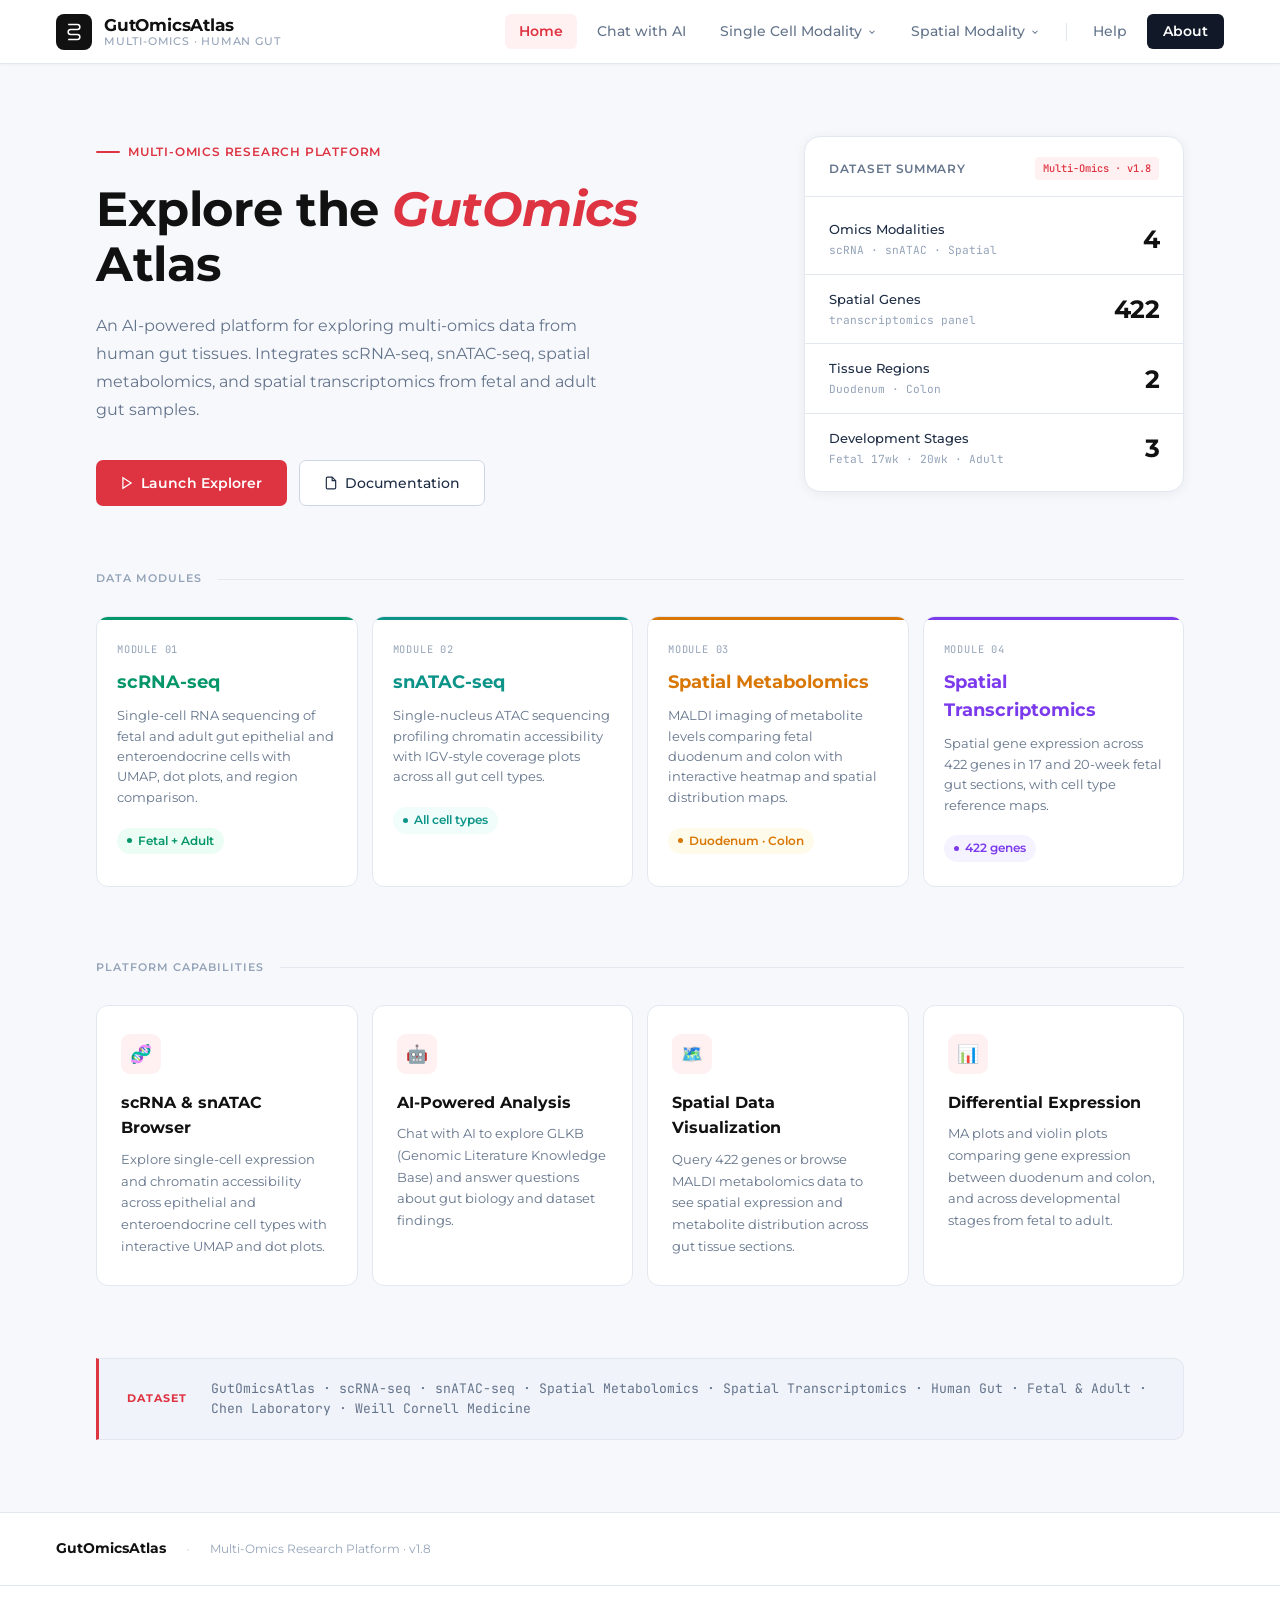
<file: index.html>
<!DOCTYPE html>
<html lang="en">
<head>
<meta charset="UTF-8">
<meta name="viewport" content="width=device-width, initial-scale=1.0">
<title>Home · GutOmicsAtlas</title>
<link href="https://fonts.googleapis.com/css2?family=Montserrat:wght@300;400;500;600;700&family=JetBrains+Mono:wght@400;500&display=swap" rel="stylesheet">
<link rel="stylesheet" href="css/styles.css">
</head>
<body>

<!-- HEADER -->
<header>
  <a class="logo" href="index.html">
    <div class="logo-mark">
      <svg viewBox="0 0 24 24"><path d="M5 3h11a3 3 0 010 6H8a3 3 0 000 6h8a3 3 0 010 6H5"/></svg>
    </div>
    <div class="logo-label">
      <span class="logo-title">GutOmicsAtlas</span>
      <span class="logo-sub">Multi-Omics · Human Gut</span>
    </div>
  </a>

  <nav>
    <a href="index.html" class="active">Home</a>
    <a href="chat.html">Chat with AI</a>
    <div class="nav-dd">
      <span class="nav-dd-trigger">Single Cell Modality <svg class="nav-dd-chevron" width="10" height="10" viewBox="0 0 24 24" fill="none" stroke="currentColor" stroke-width="2.5"><polyline points="6 9 12 15 18 9"/></svg></span>
      <div class="nav-dd-menu">
        <a href="scrna.html#scrna">scRNA</a>
        <a href="scrna.html#snatac">snATAC</a>
      </div>
    </div>
    <div class="nav-dd">
      <span class="nav-dd-trigger">Spatial Modality <svg class="nav-dd-chevron" width="10" height="10" viewBox="0 0 24 24" fill="none" stroke="currentColor" stroke-width="2.5"><polyline points="6 9 12 15 18 9"/></svg></span>
      <div class="nav-dd-menu">
        <a href="spatial-metabolomics.html#metabolomics">Spatial Metabolomics</a>
        <a href="spatial-metabolomics.html#transcriptomics">Spatial Transcriptomics</a>
      </div>
    </div>
    <div class="nav-divider"></div>
    <a href="help.html">Help</a>
    <a href="about.html" class="btn-nav">About</a>
  </nav>
</header>

<!-- HERO -->
<div class="hero">
  <div>
    <div class="hero-eyebrow"><span class="eyebrow-line"></span>Multi-Omics Research Platform</div>
    <h1>Explore the <em>GutOmics</em><br>Atlas</h1>
    <p class="hero-desc">
      An AI-powered platform for exploring multi-omics data from human gut tissues. Integrates scRNA-seq, snATAC-seq, spatial metabolomics, and spatial transcriptomics from fetal and adult gut samples.
    </p>
    <div class="hero-actions">
      <a href="chat.html" class="btn-primary">
        <svg width="14" height="14" fill="none" stroke="currentColor" stroke-width="2.2" viewBox="0 0 24 24"><polygon points="5 3 19 12 5 21 5 3"/></svg>
        Launch Explorer
      </a>
      <a href="help.html" class="btn-outline">
        <svg width="14" height="14" fill="none" stroke="currentColor" stroke-width="2" viewBox="0 0 24 24"><path d="M14 2H6a2 2 0 0 0-2 2v16a2 2 0 0 0 2 2h12a2 2 0 0 0 2-2V8z"/><polyline points="14 2 14 8 20 8"/></svg>
        Documentation
      </a>
    </div>
  </div>

  <div class="stats-panel">
    <div class="stats-header">
      <span class="stats-header-title">Dataset Summary</span>
      <span class="stats-header-tag">Multi-Omics · v1.8</span>
    </div>
    <div class="stats-body">
      <div class="stat-row">
        <div class="stat-left">
          <span class="stat-label">Omics Modalities</span>
          <span class="stat-hint">scRNA · snATAC · Spatial</span>
        </div>
        <span class="stat-num">4</span>
      </div>
      <div class="stat-row">
        <div class="stat-left">
          <span class="stat-label">Spatial Genes</span>
          <span class="stat-hint">transcriptomics panel</span>
        </div>
        <span class="stat-num">422</span>
      </div>
      <div class="stat-row">
        <div class="stat-left">
          <span class="stat-label">Tissue Regions</span>
          <span class="stat-hint">Duodenum · Colon</span>
        </div>
        <span class="stat-num">2</span>
      </div>
      <div class="stat-row">
        <div class="stat-left">
          <span class="stat-label">Development Stages</span>
          <span class="stat-hint">Fetal 17wk · 20wk · Adult</span>
        </div>
        <span class="stat-num">3</span>
      </div>
    </div>
  </div>
</div>

<!-- DATA MODULES -->
<div class="section">
  <div class="section-head">
    <span class="section-tag">Data Modules</span>
    <div class="section-rule"></div>
  </div>
  <div class="stages-grid">
    <div class="stage-card c-green">
      <div class="stage-index">MODULE 01</div>
      <div class="stage-title">scRNA-seq</div>
      <div class="stage-desc">Single-cell RNA sequencing of fetal and adult gut epithelial and enteroendocrine cells with UMAP, dot plots, and region comparison.</div>
      <span class="stage-pill"><span class="pill-dot"></span>Fetal + Adult</span>
    </div>
    <div class="stage-card c-teal">
      <div class="stage-index">MODULE 02</div>
      <div class="stage-title">snATAC-seq</div>
      <div class="stage-desc">Single-nucleus ATAC sequencing profiling chromatin accessibility with IGV-style coverage plots across all gut cell types.</div>
      <span class="stage-pill"><span class="pill-dot"></span>All cell types</span>
    </div>
    <div class="stage-card c-amber">
      <div class="stage-index">MODULE 03</div>
      <div class="stage-title">Spatial Metabolomics</div>
      <div class="stage-desc">MALDI imaging of metabolite levels comparing fetal duodenum and colon with interactive heatmap and spatial distribution maps.</div>
      <span class="stage-pill"><span class="pill-dot"></span>Duodenum · Colon</span>
    </div>
    <div class="stage-card c-purple">
      <div class="stage-index">MODULE 04</div>
      <div class="stage-title">Spatial Transcriptomics</div>
      <div class="stage-desc">Spatial gene expression across 422 genes in 17 and 20-week fetal gut sections, with cell type reference maps.</div>
      <span class="stage-pill"><span class="pill-dot"></span>422 genes</span>
    </div>
  </div>
</div>

<!-- PLATFORM CAPABILITIES -->
<div class="section">
  <div class="section-head">
    <span class="section-tag">Platform Capabilities</span>
    <div class="section-rule"></div>
  </div>
  <div class="features-grid">
    <div class="feat-card">
      <div class="feat-icon">🧬</div>
      <div class="feat-title">scRNA &amp; snATAC Browser</div>
      <div class="feat-desc">Explore single-cell expression and chromatin accessibility across epithelial and enteroendocrine cell types with interactive UMAP and dot plots.</div>
    </div>
    <div class="feat-card">
      <div class="feat-icon">🤖</div>
      <div class="feat-title">AI-Powered Analysis</div>
      <div class="feat-desc">Chat with AI to explore GLKB (Genomic Literature Knowledge Base) and answer questions about gut biology and dataset findings.</div>
    </div>
    <div class="feat-card">
      <div class="feat-icon">🗺️</div>
      <div class="feat-title">Spatial Data Visualization</div>
      <div class="feat-desc">Query 422 genes or browse MALDI metabolomics data to see spatial expression and metabolite distribution across gut tissue sections.</div>
    </div>
    <div class="feat-card">
      <div class="feat-icon">📊</div>
      <div class="feat-title">Differential Expression</div>
      <div class="feat-desc">MA plots and violin plots comparing gene expression between duodenum and colon, and across developmental stages from fetal to adult.</div>
    </div>
  </div>
</div>

<!-- CITATION -->
<div class="citation-box">
  <div class="citation-inner">
    <span class="citation-label">Dataset</span>
    <span class="citation-text">GutOmicsAtlas · scRNA-seq · snATAC-seq · Spatial Metabolomics · Spatial Transcriptomics · Human Gut · Fetal &amp; Adult · Chen Laboratory · Weill Cornell Medicine</span>
  </div>
</div>

<!-- FOOTER -->
<footer>
  <div class="footer-left">
    <span class="footer-logo">GutOmicsAtlas</span>
    <span class="footer-sep">·</span>
    <span class="footer-text">Multi-Omics Research Platform · v1.8</span>
  </div>
</footer>
<div class="footer-copyright">Copyright &copy; Chen lab at Weill Cornell Medicine 2024 All rights reserved.</div>

<!-- Browser modal -->
<div id="bModal" class="bmodal-overlay" onclick="if(event.target===this)closeBModal()">
  <div class="bmodal-box">
    <div class="bmodal-bar">
      <span class="bmodal-bar-title" id="bModalTitle"></span>
      <button class="bmodal-close" onclick="closeBModal()"><svg width="14" height="14" fill="none" stroke="currentColor" stroke-width="2.5" viewBox="0 0 24 24"><path d="M18 6 6 18M6 6l12 12"/></svg></button>
    </div>
    <iframe id="bModalFrame" class="bmodal-frame" src=""></iframe>
  </div>
</div>
<script>
function openBModal(src,title){document.getElementById('bModalTitle').textContent=title;document.getElementById('bModalFrame').src=src;document.getElementById('bModal').classList.add('open');document.body.style.overflow='hidden';}
function closeBModal(){document.getElementById('bModal').classList.remove('open');document.getElementById('bModalFrame').src='';document.body.style.overflow='';}
document.addEventListener('keydown',function(e){if(e.key==='Escape')closeBModal();});
</script>
</body>
</html>
</file>
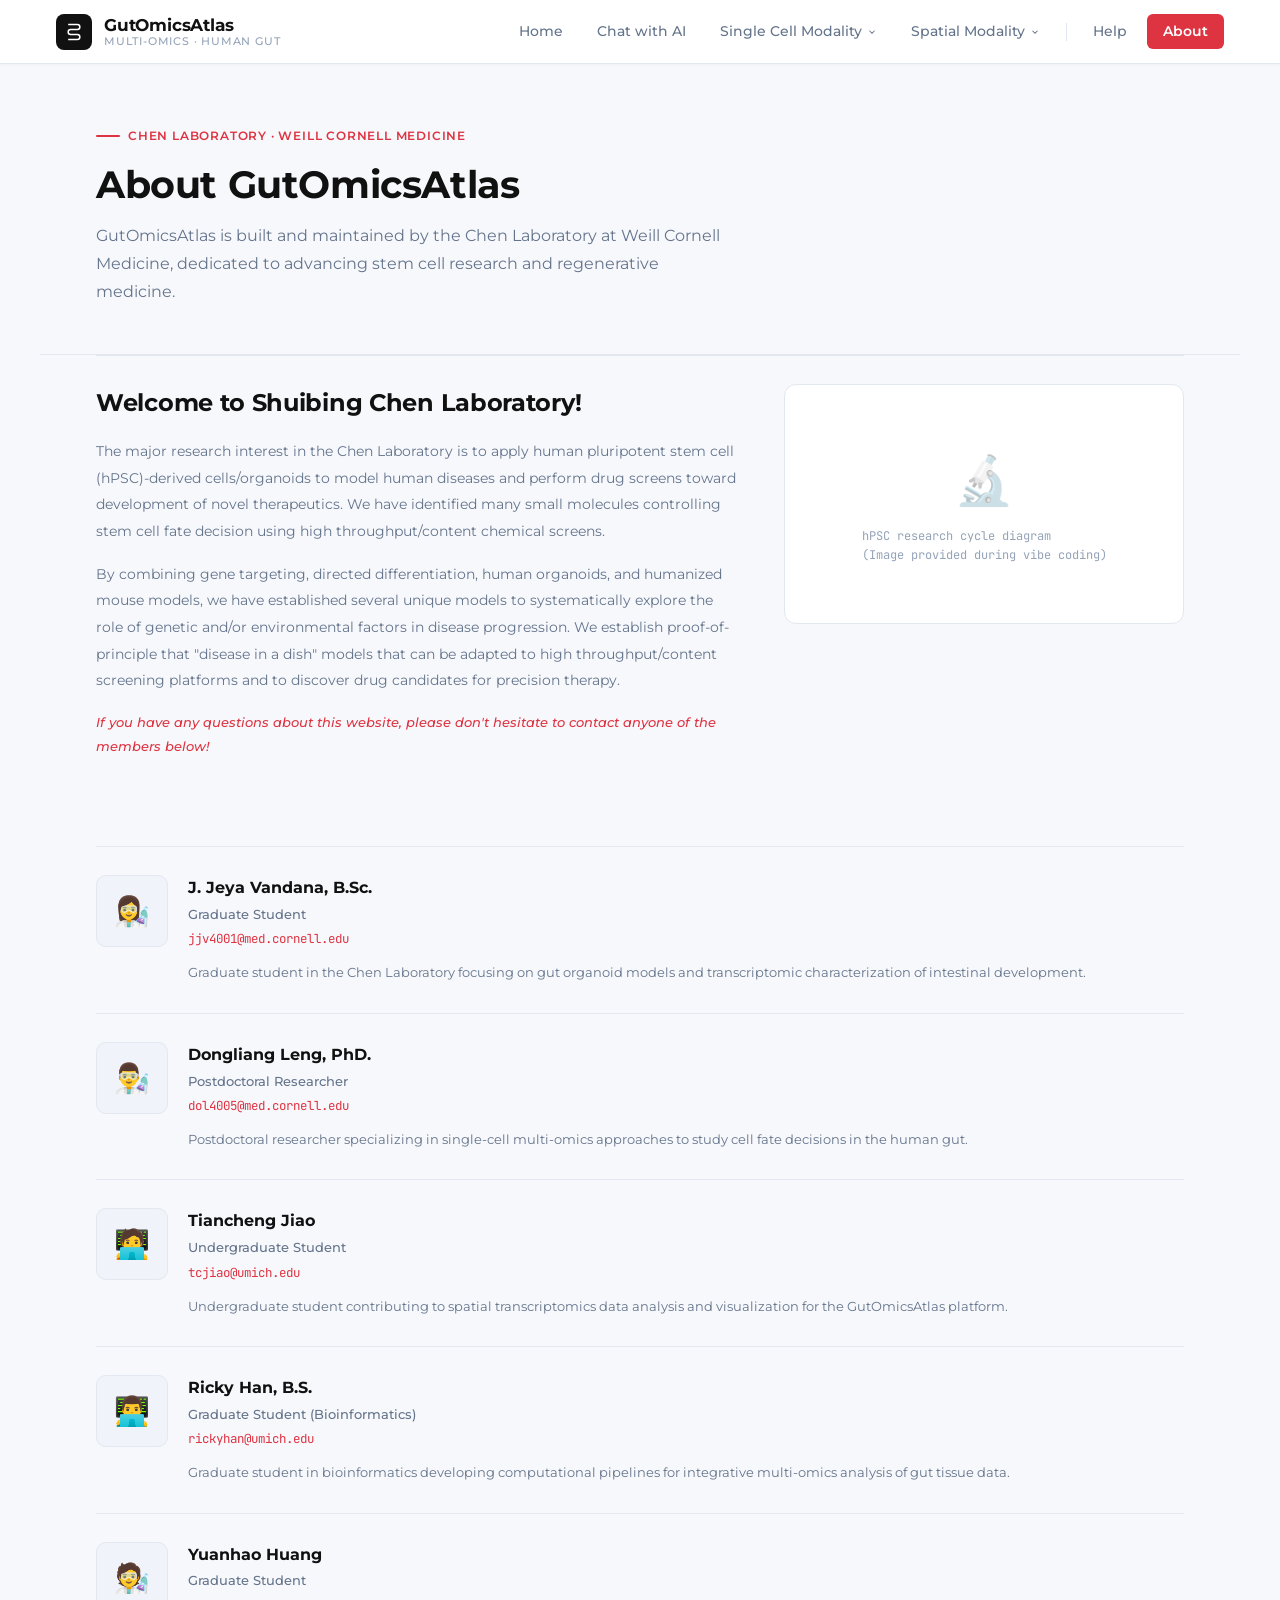
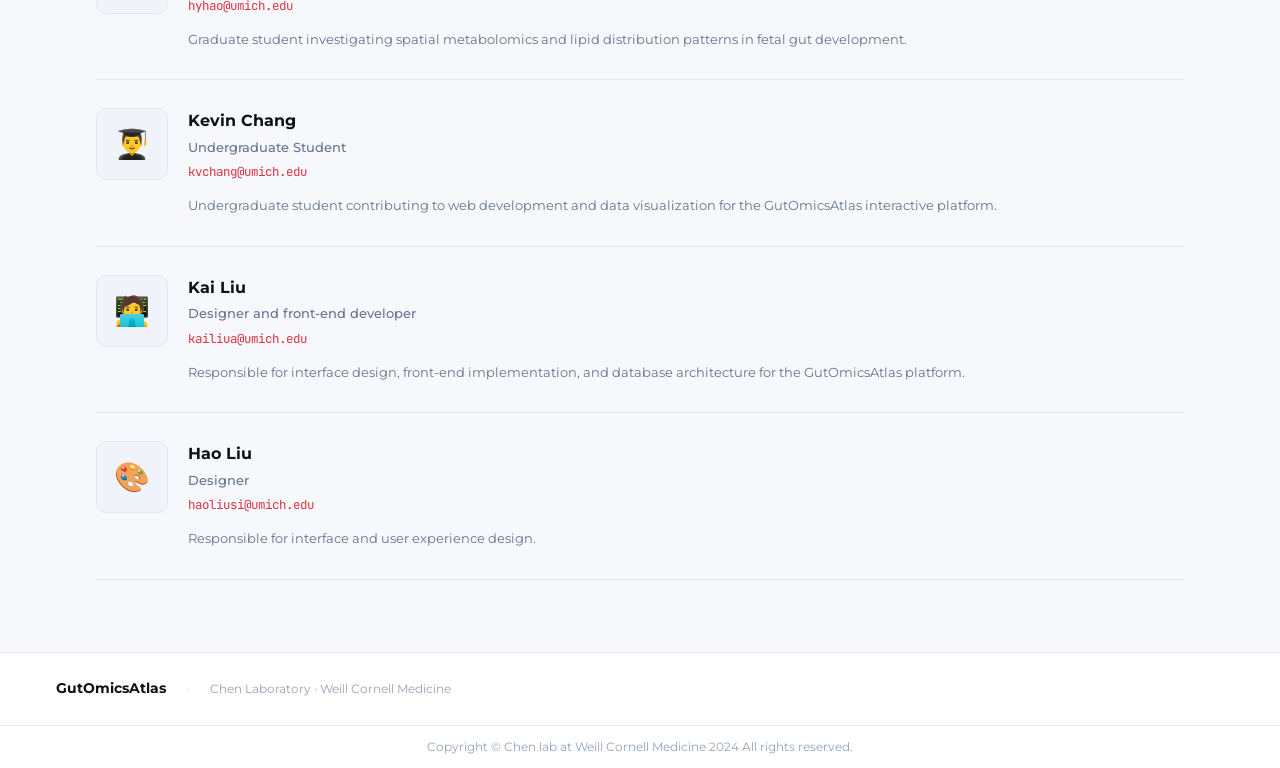
<file: about.html>
<!DOCTYPE html>
<html lang="en">
<head>
<meta charset="UTF-8">
<meta name="viewport" content="width=device-width, initial-scale=1.0">
<title>About · GutOmicsAtlas</title>
<link href="https://fonts.googleapis.com/css2?family=Montserrat:wght@300;400;500;600;700&family=JetBrains+Mono:wght@400;500&display=swap" rel="stylesheet">
<link rel="stylesheet" href="css/styles.css">
</head>
<body>

<!-- HEADER -->
<header>
  <a class="logo" href="index.html">
    <div class="logo-mark">
      <svg viewBox="0 0 24 24"><path d="M5 3h11a3 3 0 010 6H8a3 3 0 000 6h8a3 3 0 010 6H5"/></svg>
    </div>
    <div class="logo-label">
      <span class="logo-title">GutOmicsAtlas</span>
      <span class="logo-sub">Multi-Omics · Human Gut</span>
    </div>
  </a>
  <nav>
    <a href="index.html">Home</a>
    <a href="chat.html">Chat with AI</a>
    <div class="nav-dd">
      <span class="nav-dd-trigger">Single Cell Modality <svg class="nav-dd-chevron" width="10" height="10" viewBox="0 0 24 24" fill="none" stroke="currentColor" stroke-width="2.5"><polyline points="6 9 12 15 18 9"/></svg></span>
      <div class="nav-dd-menu">
        <a href="scrna.html#scrna">scRNA</a>
        <a href="scrna.html#snatac">snATAC</a>
      </div>
    </div>
    <div class="nav-dd">
      <span class="nav-dd-trigger">Spatial Modality <svg class="nav-dd-chevron" width="10" height="10" viewBox="0 0 24 24" fill="none" stroke="currentColor" stroke-width="2.5"><polyline points="6 9 12 15 18 9"/></svg></span>
      <div class="nav-dd-menu">
        <a href="spatial-metabolomics.html#metabolomics">Spatial Metabolomics</a>
        <a href="spatial-metabolomics.html#transcriptomics">Spatial Transcriptomics</a>
      </div>
    </div>
    <div class="nav-divider"></div>
    <a href="help.html">Help</a>
    <a href="about.html" class="btn-nav active">About</a>
  </nav>
</header>

<!-- PAGE HERO -->
<div class="page-hero">
  <div class="page-eyebrow"><span class="eyebrow-line"></span>Chen Laboratory · Weill Cornell Medicine</div>
  <h1 class="page-h1">About GutOmicsAtlas</h1>
  <p class="page-desc">GutOmicsAtlas is built and maintained by the Chen Laboratory at Weill Cornell Medicine, dedicated to advancing stem cell research and regenerative medicine.</p>
</div>

<!-- LAB INTRODUCTION -->
<div class="section">
  <div class="section-head">
    <div class="section-rule"></div>
  </div>

  <div class="lab-intro-grid">
    <div class="lab-intro-text">
      <h2>Welcome to Shuibing Chen Laboratory!</h2>
      <p>The major research interest in the Chen Laboratory is to apply human pluripotent stem cell (hPSC)-derived cells/organoids to model human diseases and perform drug screens toward development of novel therapeutics. We have identified many small molecules controlling stem cell fate decision using high throughput/content chemical screens.</p>
      <p>By combining gene targeting, directed differentiation, human organoids, and humanized mouse models, we have established several unique models to systematically explore the role of genetic and/or environmental factors in disease progression. We establish proof-of-principle that "disease in a dish" models that can be adapted to high throughput/content screening platforms and to discover drug candidates for precision therapy.</p>
      <p class="note">If you have any questions about this website, please don't hesitate to contact anyone of the members below!</p>
    </div>

    <div class="lab-image-card">
      <div class="lab-image-placeholder">
        <div class="lab-image-placeholder-icon">🔬</div>
        <div class="lab-image-placeholder-text">hPSC research cycle diagram<br>(Image provided during vibe coding)</div>
      </div>
    </div>
  </div>
</div>

<!-- TEAM MEMBERS -->
<div class="section" style="padding-top:0;" id="contact">

  <div class="team-list">

    <div class="team-member">
      <div class="member-photo">👩‍🔬</div>
      <div class="member-info">
        <div class="member-name">J. Jeya Vandana, B.Sc.</div>
        <div class="member-title">Graduate Student</div>
        <a href="mailto:jjv4001@med.cornell.edu" class="member-email">jjv4001@med.cornell.edu</a>
        <div class="member-bio">Graduate student in the Chen Laboratory focusing on gut organoid models and transcriptomic characterization of intestinal development.</div>
      </div>
    </div>

    <div class="team-member">
      <div class="member-photo">👨‍🔬</div>
      <div class="member-info">
        <div class="member-name">Dongliang Leng, PhD.</div>
        <div class="member-title">Postdoctoral Researcher</div>
        <a href="mailto:dol4005@med.cornell.edu" class="member-email">dol4005@med.cornell.edu</a>
        <div class="member-bio">Postdoctoral researcher specializing in single-cell multi-omics approaches to study cell fate decisions in the human gut.</div>
      </div>
    </div>

    <div class="team-member">
      <div class="member-photo">🧑‍💻</div>
      <div class="member-info">
        <div class="member-name">Tiancheng Jiao</div>
        <div class="member-title">Undergraduate Student</div>
        <a href="mailto:tcjiao@umich.edu" class="member-email">tcjiao@umich.edu</a>
        <div class="member-bio">Undergraduate student contributing to spatial transcriptomics data analysis and visualization for the GutOmicsAtlas platform.</div>
      </div>
    </div>

    <div class="team-member">
      <div class="member-photo">👨‍💻</div>
      <div class="member-info">
        <div class="member-name">Ricky Han, B.S.</div>
        <div class="member-title">Graduate Student (Bioinformatics)</div>
        <a href="mailto:rickyhan@umich.edu" class="member-email">rickyhan@umich.edu</a>
        <div class="member-bio">Graduate student in bioinformatics developing computational pipelines for integrative multi-omics analysis of gut tissue data.</div>
      </div>
    </div>

    <div class="team-member">
      <div class="member-photo">🧑‍🔬</div>
      <div class="member-info">
        <div class="member-name">Yuanhao Huang</div>
        <div class="member-title">Graduate Student</div>
        <a href="mailto:hyhao@umich.edu" class="member-email">hyhao@umich.edu</a>
        <div class="member-bio">Graduate student investigating spatial metabolomics and lipid distribution patterns in fetal gut development.</div>
      </div>
    </div>

    <div class="team-member">
      <div class="member-photo">👨‍🎓</div>
      <div class="member-info">
        <div class="member-name">Kevin Chang</div>
        <div class="member-title">Undergraduate Student</div>
        <a href="mailto:kvchang@umich.edu" class="member-email">kvchang@umich.edu</a>
        <div class="member-bio">Undergraduate student contributing to web development and data visualization for the GutOmicsAtlas interactive platform.</div>
      </div>
    </div>

    <div class="team-member">
      <div class="member-photo">🧑‍💻</div>
      <div class="member-info">
        <div class="member-name">Kai Liu</div>
        <div class="member-title">Designer and front-end developer</div>
        <a href="mailto:kailiua@umich.edu" class="member-email">kailiua@umich.edu</a>
        <div class="member-bio">Responsible for interface design, front-end implementation, and database architecture for the GutOmicsAtlas platform.</div>
      </div>
    </div>

    <div class="team-member">
      <div class="member-photo">🎨</div>
      <div class="member-info">
        <div class="member-name">Hao Liu</div>
        <div class="member-title">Designer</div>
        <a href="mailto:haoliusi@umich.edu" class="member-email">haoliusi@umich.edu</a>
        <div class="member-bio">Responsible for interface and user experience design.</div>
      </div>
    </div>

  </div>
</div>

<!-- FOOTER -->
<footer>
  <div class="footer-left">
    <span class="footer-logo">GutOmicsAtlas</span>
    <span class="footer-sep">·</span>
    <span class="footer-text">Chen Laboratory · Weill Cornell Medicine</span>
  </div>
</footer>
<div class="footer-copyright">Copyright &copy; Chen lab at Weill Cornell Medicine 2024 All rights reserved.</div>

<!-- Browser modal -->
<div id="bModal" class="bmodal-overlay" onclick="if(event.target===this)closeBModal()">
  <div class="bmodal-box">
    <div class="bmodal-bar">
      <span class="bmodal-bar-title" id="bModalTitle"></span>
      <button class="bmodal-close" onclick="closeBModal()"><svg width="14" height="14" fill="none" stroke="currentColor" stroke-width="2.5" viewBox="0 0 24 24"><path d="M18 6 6 18M6 6l12 12"/></svg></button>
    </div>
    <iframe id="bModalFrame" class="bmodal-frame" src=""></iframe>
  </div>
</div>
<script>
function openBModal(src,title){document.getElementById('bModalTitle').textContent=title;document.getElementById('bModalFrame').src=src;document.getElementById('bModal').classList.add('open');document.body.style.overflow='hidden';}
function closeBModal(){document.getElementById('bModal').classList.remove('open');document.getElementById('bModalFrame').src='';document.body.style.overflow='';}
document.addEventListener('keydown',function(e){if(e.key==='Escape')closeBModal();});
</script>
</body>
</html>
</file>
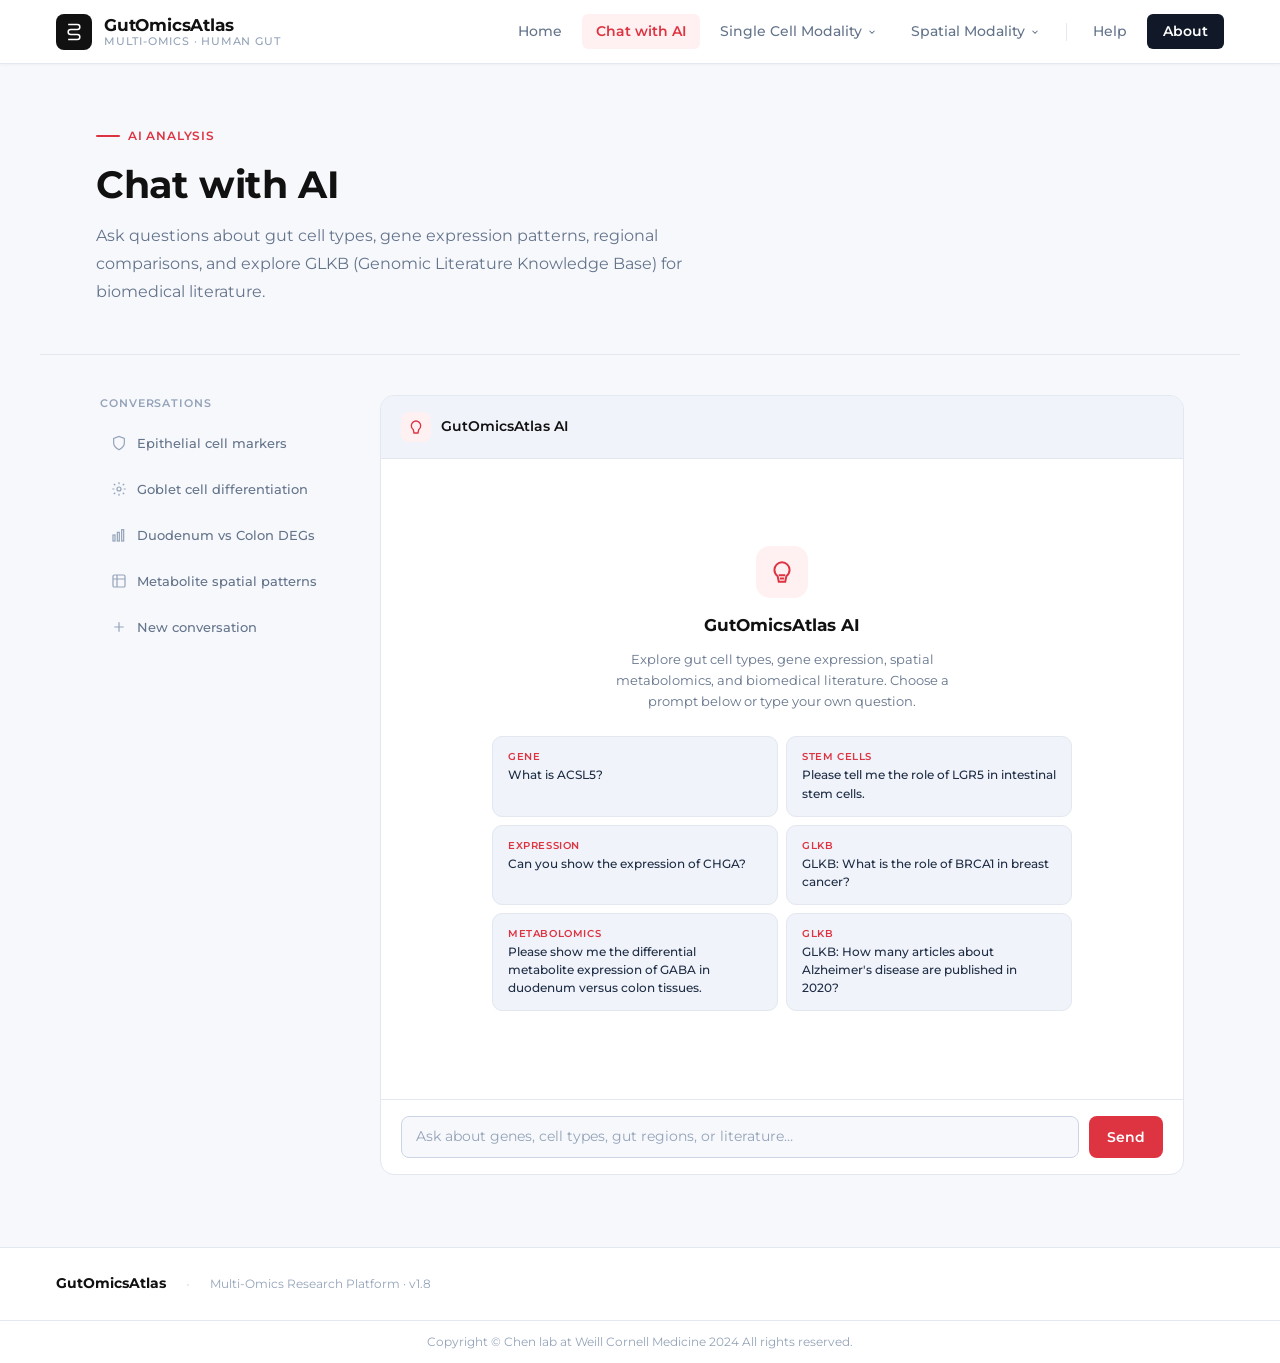
<file: chat.html>
<!DOCTYPE html>
<html lang="en">
<head>
<meta charset="UTF-8">
<meta name="viewport" content="width=device-width, initial-scale=1.0">
<title>Chat with AI · GutOmicsAtlas</title>
<link href="https://fonts.googleapis.com/css2?family=Montserrat:wght@300;400;500;600;700&family=JetBrains+Mono:wght@400;500&display=swap" rel="stylesheet">
<link rel="stylesheet" href="css/styles.css">
<style>
  /* ── CHAT LAYOUT ── */
  .chat-wrap {
    max-width: 1200px;
    margin: 0 auto;
    padding: 40px 56px 72px;
    display: grid;
    grid-template-columns: 260px 1fr;
    gap: 24px;
    align-items: start;
  }

  .chat-sidebar {
    display: flex;
    flex-direction: column;
    gap: 8px;
    position: sticky;
    top: 84px;
  }

  .sidebar-label {
    font-size: .68rem;
    font-weight: 600;
    letter-spacing: .9px;
    text-transform: uppercase;
    color: var(--light);
    padding: 0 4px;
    margin-bottom: 4px;
    font-family: 'Montserrat', sans-serif;
  }

  .sidebar-btn {
    display: flex;
    align-items: center;
    gap: 10px;
    padding: 10px 14px;
    border-radius: 8px;
    font-size: .84rem;
    font-weight: 500;
    color: var(--muted);
    background: transparent;
    border: 1px solid transparent;
    cursor: pointer;
    text-align: left;
    transition: all .15s;
    font-family: 'Montserrat', sans-serif;
  }
  .sidebar-btn:hover { background: var(--surface); border-color: var(--border); color: var(--text); }
  .sidebar-btn.active { background: var(--accent-light); border-color: var(--accent-border); color: var(--accent); font-weight: 600; }

  /* Sidebar icons – no emoji, use SVG */
  .sb-icon { width: 16px; height: 16px; color: var(--light); flex-shrink: 0; }
  .sidebar-btn.active .sb-icon { color: var(--accent); }

  .chat-window {
    background: var(--surface);
    border: 1px solid var(--border);
    border-radius: 14px;
    display: flex;
    flex-direction: column;
    height: calc(100vh - 120px);
    min-height: 720px;
    overflow: hidden;
  }

  .chat-topbar {
    padding: 16px 20px;
    border-bottom: 1px solid var(--border);
    display: flex;
    align-items: center;
    gap: 10px;
    background: var(--surface2);
    flex-shrink: 0;
  }

  .chat-topbar-avatar {
    width: 30px; height: 30px;
    background: var(--accent-light);
    border-radius: 8px;
    display: flex; align-items: center; justify-content: center;
    color: var(--accent);
    flex-shrink: 0;
  }

  .chat-topbar-title {
    font-size: .88rem;
    font-weight: 600;
    color: var(--navy);
    font-family: 'Montserrat', sans-serif;
  }

  .chat-topbar-status {
    font-size: .7rem;
    font-weight: 500;
    color: var(--green);
    background: var(--green-light);
    padding: 2px 8px;
    border-radius: 100px;
    margin-left: auto;
    font-family: 'Montserrat', sans-serif;
  }

  /* Empty state */
  .chat-empty {
    flex: 1;
    display: flex;
    flex-direction: column;
    align-items: center;
    justify-content: center;
    padding: 32px 28px;
    gap: 10px;
    text-align: center;
    overflow-y: auto;
  }

  .chat-empty-logo {
    width: 52px; height: 52px;
    background: var(--accent-light);
    border-radius: 14px;
    display: flex; align-items: center; justify-content: center;
    color: var(--accent);
    margin-bottom: 4px;
  }

  .chat-empty-title {
    font-size: 1.05rem;
    font-weight: 700;
    color: var(--navy);
    font-family: 'Montserrat', sans-serif;
    margin: 0;
  }

  .chat-empty-desc {
    font-size: .8rem;
    color: var(--muted);
    max-width: 340px;
    line-height: 1.65;
    margin: 0 0 14px;
  }

  .chat-empty-grid {
    display: grid;
    grid-template-columns: 1fr 1fr;
    gap: 8px;
    width: 100%;
    max-width: 580px;
    text-align: left;
  }

  .chat-empty-card {
    background: var(--surface2);
    border: 1px solid var(--border);
    border-radius: 10px;
    padding: 13px 15px;
    cursor: pointer;
    text-align: left;
    font-family: 'Montserrat', sans-serif;
    transition: all .15s;
    display: flex;
    flex-direction: column;
    gap: 4px;
  }
  .chat-empty-card:hover {
    border-color: var(--accent-border);
    background: var(--accent-light);
    transform: translateY(-1px);
    box-shadow: 0 4px 12px rgba(222,51,65,.08);
  }
  .chat-empty-card-tag {
    font-size: .62rem;
    font-weight: 600;
    color: var(--accent);
    text-transform: uppercase;
    letter-spacing: .6px;
  }
  .chat-empty-card-text {
    font-size: .78rem;
    color: var(--text);
    font-weight: 500;
    line-height: 1.45;
  }

  /* Messages */
  .chat-messages {
    flex: 1;
    overflow-y: auto;
    padding: 20px;
    display: flex;
    flex-direction: column;
    gap: 16px;
  }

  .msg { display: flex; gap: 10px; max-width: 82%; }
  .msg.user { align-self: flex-end; flex-direction: row-reverse; }

  .msg-avatar {
    width: 30px; height: 30px;
    border-radius: 50%;
    background: var(--navy);
    flex-shrink: 0;
    display: flex; align-items: center; justify-content: center;
    font-size: .7rem; color: white; font-weight: 700;
    font-family: 'Montserrat', sans-serif;
  }
  .msg.user .msg-avatar { background: var(--accent); }

  .msg-bubble {
    background: var(--surface2);
    border: 1px solid var(--border);
    border-radius: 12px;
    padding: 12px 16px;
    font-size: .85rem;
    color: var(--text);
    line-height: 1.65;
    font-family: 'Montserrat', sans-serif;
  }
  .msg.user .msg-bubble {
    background: var(--accent);
    border-color: var(--accent);
    color: white;
    border-radius: 12px 12px 4px 12px;
  }
  .msg:not(.user) .msg-bubble { border-radius: 12px 12px 12px 4px; }

  .chat-input-area {
    padding: 16px 20px;
    border-top: 1px solid var(--border);
    display: flex;
    flex-direction: row;
    gap: 10px;
    align-items: flex-end;
    flex-shrink: 0;
  }

  .chat-textarea {
    flex: 1;
    border: 1px solid var(--border2);
    border-radius: 8px;
    padding: 10px 14px;
    font-size: .875rem;
    font-family: 'Montserrat', sans-serif;
    color: var(--text);
    background: var(--bg);
    resize: none;
    outline: none;
    transition: border-color .15s;
    min-height: 42px;
    max-height: 120px;
  }
  .chat-textarea:focus { border-color: var(--accent); }
  .chat-textarea::placeholder { color: var(--light); }

  .chat-send-btn {
    position: static;
    transform: none;
    background: var(--accent);
    color: white;
    border: none;
    border-radius: 8px;
    padding: 10px 18px;
    font-size: .85rem;
    font-weight: 600;
    cursor: pointer;
    font-family: 'Montserrat', sans-serif;
    transition: background .15s;
    height: 42px;
    width: auto;
    flex-shrink: 0;
  }
  .chat-send-btn:hover { background: #c41f2d; transform: none; }

  @media (max-width: 900px) {
    .chat-wrap { grid-template-columns: 1fr; padding: 24px; }
    .chat-sidebar { position: static; flex-direction: row; flex-wrap: wrap; }
    .chat-window { height: 560px; }
    .chat-empty-grid { grid-template-columns: 1fr; }
  }
</style>
</head>
<body>

<!-- HEADER -->
<header>
  <a class="logo" href="index.html">
    <div class="logo-mark">
      <svg viewBox="0 0 24 24"><path d="M5 3h11a3 3 0 010 6H8a3 3 0 000 6h8a3 3 0 010 6H5"/></svg>
    </div>
    <div class="logo-label">
      <span class="logo-title">GutOmicsAtlas</span>
      <span class="logo-sub">Multi-Omics · Human Gut</span>
    </div>
  </a>
  <nav>
    <a href="index.html">Home</a>
    <a href="chat.html" class="active">Chat with AI</a>
    <div class="nav-dd">
      <span class="nav-dd-trigger">Single Cell Modality <svg class="nav-dd-chevron" width="10" height="10" viewBox="0 0 24 24" fill="none" stroke="currentColor" stroke-width="2.5"><polyline points="6 9 12 15 18 9"/></svg></span>
      <div class="nav-dd-menu">
        <a href="scrna.html#scrna">scRNA</a>
        <a href="scrna.html#snatac">snATAC</a>
      </div>
    </div>
    <div class="nav-dd">
      <span class="nav-dd-trigger">Spatial Modality <svg class="nav-dd-chevron" width="10" height="10" viewBox="0 0 24 24" fill="none" stroke="currentColor" stroke-width="2.5"><polyline points="6 9 12 15 18 9"/></svg></span>
      <div class="nav-dd-menu">
        <a href="spatial-metabolomics.html#metabolomics">Spatial Metabolomics</a>
        <a href="spatial-metabolomics.html#transcriptomics">Spatial Transcriptomics</a>
      </div>
    </div>
    <div class="nav-divider"></div>
    <a href="help.html">Help</a>
    <a href="about.html" class="btn-nav">About</a>
  </nav>
</header>

<!-- PAGE HERO -->
<div class="page-hero">
  <div class="page-eyebrow"><span class="eyebrow-line"></span>AI Analysis</div>
  <div class="page-h1">Chat with AI</div>
  <p class="page-desc">Ask questions about gut cell types, gene expression patterns, regional comparisons, and explore GLKB (Genomic Literature Knowledge Base) for biomedical literature.</p>
</div>

<!-- CHAT -->
<div class="chat-wrap">

  <!-- Sidebar -->
  <aside class="chat-sidebar">
    <div class="sidebar-label">Conversations</div>
    <button class="sidebar-btn" onclick="selectSidebar(this)">
      <svg class="sb-icon" viewBox="0 0 24 24" fill="none" stroke="currentColor" stroke-width="1.8"><path d="M12 22s8-4 8-10V5l-8-3-8 3v7c0 6 8 10 8 10z"/></svg>
      Epithelial cell markers
    </button>
    <button class="sidebar-btn" onclick="selectSidebar(this)">
      <svg class="sb-icon" viewBox="0 0 24 24" fill="none" stroke="currentColor" stroke-width="1.8"><circle cx="12" cy="12" r="3"/><path d="M12 2v3M12 19v3M4.22 4.22l2.12 2.12M17.66 17.66l2.12 2.12M2 12h3M19 12h3M4.22 19.78l2.12-2.12M17.66 6.34l2.12-2.12"/></svg>
      Goblet cell differentiation
    </button>
    <button class="sidebar-btn" onclick="selectSidebar(this)">
      <svg class="sb-icon" viewBox="0 0 24 24" fill="none" stroke="currentColor" stroke-width="1.8"><rect x="3" y="12" width="3" height="9"/><rect x="9.5" y="8" width="3" height="13"/><rect x="16" y="4" width="3" height="17"/></svg>
      Duodenum vs Colon DEGs
    </button>
    <button class="sidebar-btn" onclick="selectSidebar(this)">
      <svg class="sb-icon" viewBox="0 0 24 24" fill="none" stroke="currentColor" stroke-width="1.8"><path d="M9 3H5a2 2 0 0 0-2 2v4m6-6h10a2 2 0 0 1 2 2v4M9 3v18m0 0h10a2 2 0 0 0 2-2V9M9 21H5a2 2 0 0 1-2-2V9m0 0h18"/></svg>
      Metabolite spatial patterns
    </button>
    <button class="sidebar-btn" id="newConvBtn" onclick="newConversation()">
      <svg class="sb-icon" viewBox="0 0 24 24" fill="none" stroke="currentColor" stroke-width="1.8"><path d="M12 5v14M5 12h14"/></svg>
      New conversation
    </button>
  </aside>

  <!-- Chat window -->
  <div class="chat-window">

    <!-- Topbar -->
    <div class="chat-topbar">
      <div class="chat-topbar-avatar">
        <svg width="16" height="16" fill="none" stroke="currentColor" stroke-width="2" viewBox="0 0 24 24"><path d="M12 3C8 3 5 6.5 5 10c0 2.5 1 4.5 3 6l1 5h6l1-5c2-1.5 3-3.5 3-6 0-3.5-3-7-7-7z"/></svg>
      </div>
      <span class="chat-topbar-title">GutOmicsAtlas AI</span>
    </div>

    <!-- Messages area: empty state + conversation messages -->
    <div class="chat-messages" id="chatMessages">

      <!-- Empty state (default) -->
      <div class="chat-empty" id="chatEmpty">
        <div class="chat-empty-logo">
          <svg width="26" height="26" fill="none" stroke="currentColor" stroke-width="1.8" viewBox="0 0 24 24"><path d="M12 3C8 3 5 6.5 5 10c0 2.5 1 4.5 3 6l1 5h6l1-5c2-1.5 3-3.5 3-6 0-3.5-3-7-7-7z"/><path d="M9 15h6M10 18h4"/></svg>
        </div>
        <h2 class="chat-empty-title">GutOmicsAtlas AI</h2>
        <p class="chat-empty-desc">Explore gut cell types, gene expression, spatial metabolomics, and biomedical literature. Choose a prompt below or type your own question.</p>
        <div class="chat-empty-grid">
          <button class="chat-empty-card" onclick="loadExample(0)">
            <span class="chat-empty-card-tag">Gene</span>
            <span class="chat-empty-card-text">What is ACSL5?</span>
          </button>
          <button class="chat-empty-card" onclick="loadExample(1)">
            <span class="chat-empty-card-tag">Stem Cells</span>
            <span class="chat-empty-card-text">Please tell me the role of LGR5 in intestinal stem cells.</span>
          </button>
          <button class="chat-empty-card" onclick="loadExample(2)">
            <span class="chat-empty-card-tag">Expression</span>
            <span class="chat-empty-card-text">Can you show the expression of CHGA?</span>
          </button>
          <button class="chat-empty-card" onclick="loadExample(3)">
            <span class="chat-empty-card-tag">GLKB</span>
            <span class="chat-empty-card-text">GLKB: What is the role of BRCA1 in breast cancer?</span>
          </button>
          <button class="chat-empty-card" onclick="loadExample(4)">
            <span class="chat-empty-card-tag">Metabolomics</span>
            <span class="chat-empty-card-text">Please show me the differential metabolite expression of GABA in duodenum versus colon tissues.</span>
          </button>
          <button class="chat-empty-card" onclick="loadExample(5)">
            <span class="chat-empty-card-tag">GLKB</span>
            <span class="chat-empty-card-text">GLKB: How many articles about Alzheimer's disease are published in 2020?</span>
          </button>
        </div>
      </div>

    </div><!-- end chat-messages -->

    <!-- Input -->
    <div class="chat-input-area">
      <textarea class="chat-textarea" id="chatTextarea" placeholder="Ask about genes, cell types, gut regions, or literature…" rows="1"></textarea>
      <button class="chat-send-btn" onclick="sendMessage()">Send</button>
    </div>

  </div><!-- end chat-window -->
</div><!-- end chat-wrap -->

<!-- FOOTER -->
<footer>
  <div class="footer-left">
    <span class="footer-logo">GutOmicsAtlas</span>
    <span class="footer-sep">·</span>
    <span class="footer-text">Multi-Omics Research Platform · v1.8</span>
  </div>
</footer>
<div class="footer-copyright">Copyright &copy; Chen lab at Weill Cornell Medicine 2024 All rights reserved.</div>

<!-- Browser modal -->
<div id="bModal" class="bmodal-overlay" onclick="if(event.target===this)closeBModal()">
  <div class="bmodal-box">
    <div class="bmodal-bar">
      <span class="bmodal-bar-title" id="bModalTitle"></span>
      <button class="bmodal-close" onclick="closeBModal()">
        <svg width="14" height="14" fill="none" stroke="currentColor" stroke-width="2.5" viewBox="0 0 24 24"><path d="M18 6 6 18M6 6l12 12"/></svg>
      </button>
    </div>
    <iframe id="bModalFrame" class="bmodal-frame" src=""></iframe>
  </div>
</div>

<script>
// ── Example conversations ───────────────────────────────
var EXAMPLES = [
  {
    prompt: "What is ACSL5?",
    response: '<strong>ACSL5</strong> (Acyl-CoA Synthetase Long Chain Family Member 5) is a fatty acid metabolism gene expressed in the small intestinal epithelium.<br><br>In the GutOmicsAtlas dataset, ACSL5 shows enriched expression in <strong>enterocytes</strong>, particularly in the duodenum.<br><br><strong>Key roles:</strong><br>· <code>Fatty acid activation</code> — Converts long-chain fatty acids to acyl-CoA esters<br>· <code>Lipid absorption</code> — Supports dietary fat processing in the small intestine<br>· <code>Apoptosis regulation</code> — ACSL5 is implicated in intestinal cell death signaling<br><br>In the fetal gut scRNA-seq data, ACSL5 marks mature enterocyte differentiation along the absorptive lineage.'
  },
  {
    prompt: "Please tell me the role of LGR5 in intestinal stem cells.",
    response: '<strong>LGR5</strong> (Leucine-rich Repeat-containing G protein-coupled Receptor 5) is the canonical marker of intestinal stem cells (ISCs).<br><br>In the GutOmicsAtlas scRNA-seq data, LGR5 marks <strong>Crypt Base Columnar (CBC) cells</strong> — the active stem cell population at the intestinal crypt base.<br><br><strong>Key functions:</strong><br>· <code>Wnt co-receptor</code> — Amplifies Wnt/β-catenin signaling by binding R-spondin ligands<br>· <code>Self-renewal</code> — Required for continuous crypt homeostasis and epithelial renewal<br>· <code>Lineage commitment</code> — LGR5⁺ cells give rise to all intestinal epithelial lineages: enterocytes, goblet, EEC, and Paneth cells<br><br>In the fetal gut, LGR5 co-expresses with <code>OLFM4</code>, <code>ASCL2</code>, and <code>AXIN2</code>.'
  },
  {
    prompt: "Can you show the expression of CHGA?",
    response: 'Here is the expression profile for <strong>CHGA</strong> (Chromogranin A) in the GutOmicsAtlas scRNA-seq dataset:<br><br>CHGA is the canonical marker for <strong>Enteroendocrine Cells (EECs)</strong> — a rare secretory population comprising ~1% of intestinal epithelial cells.<br><br><strong>Expression summary:</strong><br>· <code>High expression</code>: EEC cluster (marker gene)<br>· <code>Low / absent</code>: Stem cells, TA cells, enterocytes, goblet cells<br>· <code>Fetal vs Adult</code>: Expressed in both stages with distinct EEC subtype compositions<br><br>CHGA co-expresses with <code>SCT</code>, <code>NTS</code>, <code>GIP</code>, and <code>GCG</code> depending on EEC subtype.<br><br><em>Feature plot and violin plot are available in the Single-Cell Browser.</em>'
  },
  {
    prompt: "GLKB: What is the role of BRCA1 in breast cancer?",
    response: '<strong>GLKB Literature Search — BRCA1 &amp; Breast Cancer</strong><br><br>Found <strong>2,847 relevant articles</strong> in the Genomic Literature Knowledge Base.<br><br>BRCA1 (Breast Cancer Gene 1) plays critical roles in breast cancer through:<br><br>· <code>DNA repair</code> — Essential for homologous recombination repair of double-strand DNA breaks. Loss-of-function mutations cause genomic instability.<br>· <code>Tumor suppression</code> — Germline mutations confer 50–70% lifetime breast cancer risk; somatic loss occurs in ~15% of sporadic cases.<br>· <code>Clinical relevance</code> — BRCA1-mutant tumors are often triple-negative (ER⁻/PR⁻/HER2⁻) and respond to PARP inhibitors such as olaparib and niraparib.<br><br><strong>Top cited works:</strong> Hall et al. (1990), Miki et al. (1994), Venkitaraman (2002)'
  },
  {
    prompt: "Please show me the differential metabolite expression of GABA in duodenum versus colon tissues.",
    response: '<strong>Spatial Metabolomics — GABA in Duodenum vs. Colon</strong><br><br>GABA (γ-aminobutyric acid) shows significant spatial variation in the GutOmicsAtlas dataset:<br><br><strong>Differential expression:</strong><br>· <code>Duodenum</code>: Moderate GABA signal, concentrated in lamina propria<br>· <code>Colon</code>: Higher GABA abundance, enriched in mucosa and submucosa<br>· <code>Log₂FC (Colon/Duodenum)</code>: +1.8 (FDR &lt; 0.01)<br><br>GABA in the gut is produced by neurons of the enteric nervous system and by gut microbiota. Its higher colonic abundance may reflect the dense neural plexus and microbial fermentation activity.<br><br><em>Spatial heatmap is available in the Spatial Browser.</em>'
  },
  {
    prompt: "GLKB: How many articles about Alzheimer's disease are published in 2020?",
    response: '<strong>GLKB Literature Query — Alzheimer\'s Disease (2020)</strong><br><br>Search: <code>Alzheimer\'s disease</code> · Year: <code>2020</code><br><br>Total indexed articles: <strong>14,382 publications</strong><br><br><strong>Breakdown by type:</strong><br>· Clinical journals: 6,241<br>· Basic science: 5,847<br>· Reviews &amp; meta-analyses: 1,893<br>· Case reports: 401<br><br><strong>Top journals (2020):</strong><br>1. Alzheimer\'s &amp; Dementia — 892 articles<br>2. Journal of Alzheimer\'s Disease — 741 articles<br>3. Neurology — 523 articles<br>4. Nature Neuroscience — 287 articles<br><br>Key 2020 research themes: amyloid β clearance, tau phosphorylation, neuroinflammation, COVID-19 &amp; dementia risk.'
  }
];

// ── Load example conversation ───────────────────────────
function loadExample(i) {
  var ex = EXAMPLES[i];
  var messages = document.getElementById('chatMessages');
  messages.innerHTML = '';

  // Welcome message
  appendMsg(messages, false, 'Hello! I can help you explore the GutOmicsAtlas dataset. Ask me about gut cell types, gene expression patterns, chromatin accessibility, spatial metabolomics, or search the GLKB literature knowledge base for relevant biomedical research.');
  // User prompt
  appendMsg(messages, true, escapeHtml(ex.prompt));
  // AI response
  setTimeout(function() {
    appendMsgHTML(messages, false, ex.response);
    messages.scrollTop = messages.scrollHeight;
  }, 400);
  messages.scrollTop = messages.scrollHeight;
}

// ── New conversation ────────────────────────────────────
function newConversation() {
  var messages = document.getElementById('chatMessages');
  messages.innerHTML = '';
  var empty = buildEmptyState();
  messages.appendChild(empty);
  document.querySelectorAll('.sidebar-btn').forEach(function(b) { b.classList.remove('active'); });
}

function buildEmptyState() {
  var div = document.createElement('div');
  div.className = 'chat-empty';
  div.id = 'chatEmpty';
  div.innerHTML =
    '<div class="chat-empty-logo"><svg width="26" height="26" fill="none" stroke="currentColor" stroke-width="1.8" viewBox="0 0 24 24"><path d="M12 3C8 3 5 6.5 5 10c0 2.5 1 4.5 3 6l1 5h6l1-5c2-1.5 3-3.5 3-6 0-3.5-3-7-7-7z"/><path d="M9 15h6M10 18h4"/></svg></div>' +
    '<h2 class="chat-empty-title">GutOmicsAtlas AI</h2>' +
    '<p class="chat-empty-desc">Explore gut cell types, gene expression, spatial metabolomics, and biomedical literature. Choose a prompt below or type your own question.</p>' +
    '<div class="chat-empty-grid">' +
      makeCard(0, 'Gene', 'What is ACSL5?') +
      makeCard(1, 'Stem Cells', 'Please tell me the role of LGR5 in intestinal stem cells.') +
      makeCard(2, 'Expression', 'Can you show the expression of CHGA?') +
      makeCard(3, 'GLKB', 'GLKB: What is the role of BRCA1 in breast cancer?') +
      makeCard(4, 'Metabolomics', 'Please show me the differential metabolite expression of GABA in duodenum versus colon tissues.') +
      makeCard(5, 'GLKB', "GLKB: How many articles about Alzheimer's disease are published in 2020?") +
    '</div>';
  return div;
}

function makeCard(i, tag, text) {
  return '<button class="chat-empty-card" onclick="loadExample(' + i + ')"><span class="chat-empty-card-tag">' + tag + '</span><span class="chat-empty-card-text">' + escapeHtml(text) + '</span></button>';
}

// ── Send message ────────────────────────────────────────
function sendMessage() {
  var ta = document.getElementById('chatTextarea');
  var text = ta.value.trim();
  if (!text) return;
  var messages = document.getElementById('chatMessages');
  var empty = document.getElementById('chatEmpty');
  if (empty) empty.remove();
  if (messages.querySelectorAll('.msg').length === 0) {
    appendMsg(messages, false, 'Hello! I can help you explore the GutOmicsAtlas dataset. Ask me about gut cell types, gene expression patterns, chromatin accessibility, spatial metabolomics, or search the GLKB literature knowledge base for relevant biomedical research.');
  }
  appendMsg(messages, true, escapeHtml(text));
  ta.value = '';
  setTimeout(function() {
    appendMsgHTML(messages, false, 'Thank you for your question about <em>' + escapeHtml(text.slice(0, 40)) + (text.length > 40 ? '…' : '') + '</em>. This feature is coming soon — the AI assistant will connect to GLKB and the GutOmicsAtlas dataset to provide detailed answers about gut biology.');
    messages.scrollTop = messages.scrollHeight;
  }, 800);
  messages.scrollTop = messages.scrollHeight;
}

// ── Helpers ─────────────────────────────────────────────
function appendMsg(container, isUser, htmlContent) {
  var d = document.createElement('div');
  d.className = 'msg' + (isUser ? ' user' : '');
  d.innerHTML = '<div class="msg-avatar">' + (isUser ? 'You' : 'AI') + '</div><div class="msg-bubble">' + htmlContent + '</div>';
  container.appendChild(d);
}
function appendMsgHTML(container, isUser, htmlContent) {
  appendMsg(container, isUser, htmlContent);
}
function escapeHtml(t) {
  return t.replace(/&/g,'&amp;').replace(/</g,'&lt;').replace(/>/g,'&gt;');
}
function selectSidebar(btn) {
  document.querySelectorAll('.sidebar-btn').forEach(function(b) { b.classList.remove('active'); });
  btn.classList.add('active');
}

// Keyboard shortcut
document.getElementById('chatTextarea').addEventListener('keydown', function(e) {
  if (e.key === 'Enter' && !e.shiftKey) { e.preventDefault(); sendMessage(); }
});

// ── Browser modal ───────────────────────────────────────
function openBModal(src, title) {
  document.getElementById('bModalTitle').textContent = title;
  document.getElementById('bModalFrame').src = src;
  document.getElementById('bModal').classList.add('open');
  document.body.style.overflow = 'hidden';
}
function closeBModal() {
  document.getElementById('bModal').classList.remove('open');
  document.getElementById('bModalFrame').src = '';
  document.body.style.overflow = '';
}
document.addEventListener('keydown', function(e) { if (e.key === 'Escape') closeBModal(); });
</script>
</body>
</html>
</file>
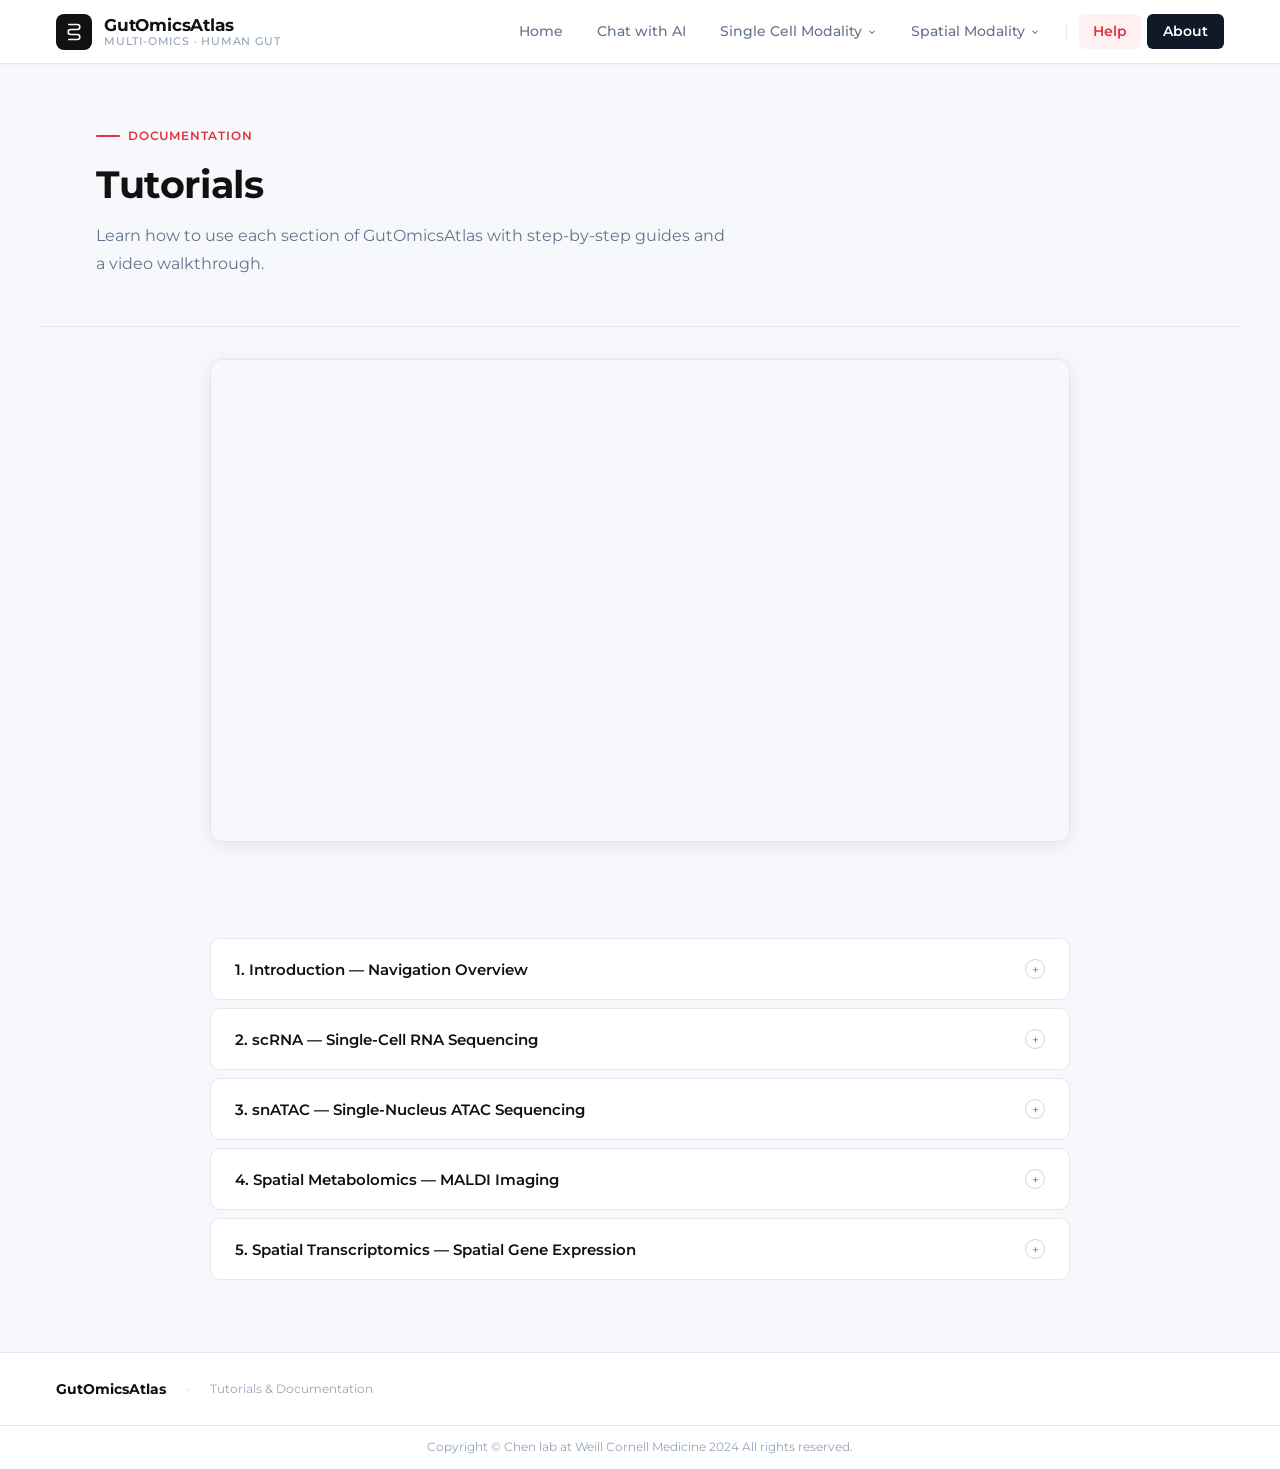
<file: help.html>
<!DOCTYPE html>
<html lang="en">
<head>
<meta charset="UTF-8">
<meta name="viewport" content="width=device-width, initial-scale=1.0">
<title>Tutorials · GutOmicsAtlas</title>
<link href="https://fonts.googleapis.com/css2?family=Montserrat:wght@300;400;500;600;700&family=JetBrains+Mono:wght@400;500&display=swap" rel="stylesheet">
<link rel="stylesheet" href="css/styles.css">
</head>
<body>

<!-- HEADER -->
<header>
  <a class="logo" href="index.html">
    <div class="logo-mark">
      <svg viewBox="0 0 24 24"><path d="M5 3h11a3 3 0 010 6H8a3 3 0 000 6h8a3 3 0 010 6H5"/></svg>
    </div>
    <div class="logo-label">
      <span class="logo-title">GutOmicsAtlas</span>
      <span class="logo-sub">Multi-Omics · Human Gut</span>
    </div>
  </a>
  <nav>
    <a href="index.html">Home</a>
    <a href="chat.html">Chat with AI</a>
    <div class="nav-dd">
      <span class="nav-dd-trigger">Single Cell Modality <svg class="nav-dd-chevron" width="10" height="10" viewBox="0 0 24 24" fill="none" stroke="currentColor" stroke-width="2.5"><polyline points="6 9 12 15 18 9"/></svg></span>
      <div class="nav-dd-menu">
        <a href="scrna.html#scrna">scRNA</a>
        <a href="scrna.html#snatac">snATAC</a>
      </div>
    </div>
    <div class="nav-dd">
      <span class="nav-dd-trigger">Spatial Modality <svg class="nav-dd-chevron" width="10" height="10" viewBox="0 0 24 24" fill="none" stroke="currentColor" stroke-width="2.5"><polyline points="6 9 12 15 18 9"/></svg></span>
      <div class="nav-dd-menu">
        <a href="spatial-metabolomics.html#metabolomics">Spatial Metabolomics</a>
        <a href="spatial-metabolomics.html#transcriptomics">Spatial Transcriptomics</a>
      </div>
    </div>
    <div class="nav-divider"></div>
    <a href="help.html" class="active">Help</a>
    <a href="about.html" class="btn-nav">About</a>
  </nav>
</header>

<!-- PAGE HERO -->
<div class="page-hero">
  <div class="page-eyebrow"><span class="eyebrow-line"></span>Documentation</div>
  <h1 class="page-h1">Tutorials</h1>
  <p class="page-desc">Learn how to use each section of GutOmicsAtlas with step-by-step guides and a video walkthrough.</p>
</div>

<!-- VIDEO EMBED -->
<div style="max-width:1200px; margin:0 auto; padding:32px 56px 48px;">
  <div class="video-wrap">
    <iframe src="https://www.youtube-nocookie.com/embed/F1Tz5PHCGhs" allowfullscreen title="GutOmicsAtlas Tutorial Video"></iframe>
  </div>
</div>

<!-- ACCORDION TUTORIALS -->
<div style="max-width:1200px; margin:0 auto; padding:0 56px 72px;">
  <div class="accordion-list">

    <!-- 1. Introduction -->
    <div class="accordion-item" id="acc-1">
      <button class="accordion-trigger" onclick="toggleAccordion('acc-1')">
        <span class="accordion-title">1. Introduction — Navigation Overview</span>
        <span class="accordion-icon">+</span>
      </button>
      <div class="accordion-body">
        <p>The navigation bar is on the top, including the home page, scRNA page, snATAC page, Spatial Metabolomics page, Spatial Transcriptomics page, Help page, and About page. You can click the corresponding link to enter the page you want to visit.</p>
        <br>
        <p><strong>Home page:</strong> The main page of the website, which provides a brief introduction of the website and the database, and a chat box with our AI assistant.</p>
        <br>
        <p><strong>scRNA page:</strong> The page for you to visualize the expression of a single gene in epithelial cells or enteroendocrine cells, differential gene expression in different gut regions, and top marker gene expression in goblet cells.</p>
        <br>
        <p><strong>snATAC page:</strong> This page allows you to visualize the IGV plots of a single gene in all cell types or epithelial cells.</p>
        <br>
        <p><strong>Spatial Metabolomics page:</strong> This page displays differential detection of metabolite levels in fetal duodenum and colon tissues and allows users to visualize metabolite distribution.</p>
        <br>
        <p><strong>Spatial Transcriptomics page:</strong> This page displays differential distribution of genes in different regions of fetal duodenum and colon tissues (e.g. crypt versus villi).</p>
        <br>
        <p>There are also the Help page and About page to show the tutorials and basic information of this website.</p>
      </div>
    </div>

    <!-- 2. scRNA -->
    <div class="accordion-item" id="acc-2">
      <button class="accordion-trigger" onclick="toggleAccordion('acc-2')">
        <span class="accordion-title">2. scRNA — Single-Cell RNA Sequencing</span>
        <span class="accordion-icon">+</span>
      </button>
      <div class="accordion-body">
        <p>The page that enables you to visualize the expression of a single gene in epithelial cells or enteroendocrine cells. You can see the UMAP clustering of various cell types and the dot plot of characteristic marker genes of different cell types among epithelial cells or enteroendocrine cells. Additionally, a single gene can be entered in the query box to visualize the feature plot and violin plot of a single gene.</p>
        <br>
        <p><strong>Region comparison:</strong> This page shows the 3D volcano plot of the differential gene expression (DGE) analysis comparing the scRNA-seq data between the duodenum and colon tissues. Moreover, split violin plots are displayed to show the top duodenum and colon specific marker genes. You can also download the DEG list comparing duodenum and colon tissues in fetal and adult samples.</p>
        <br>
        <p><strong>Goblet cells:</strong> This page shows the MA plot of the top marker genes enriched in goblet cells compared to other epithelial cells. Split violin plots are displayed to show the top goblet cell marker genes. You can also download the DEG list comparing goblet cells to other epithelial cell types.</p>
      </div>
    </div>

    <!-- 3. snATAC -->
    <div class="accordion-item" id="acc-3">
      <button class="accordion-trigger" onclick="toggleAccordion('acc-3')">
        <span class="accordion-title">3. snATAC — Single-Nucleus ATAC Sequencing</span>
        <span class="accordion-icon">+</span>
      </button>
      <div class="accordion-body">
        <p>This page allows you to visualize the accessibility of a single gene in all cell types or epithelial cells. You can see the UMAP clustering of various cell types and the dot plot of accessibility of gene loci close to characteristic marker genes of different cell types among all cell types or epithelial cells. Additionally, a single gene can be entered in the query box to visualize the IGV plot of a single gene.</p>
      </div>
    </div>

    <!-- 4. Spatial Metabolomics -->
    <div class="accordion-item" id="acc-4">
      <button class="accordion-trigger" onclick="toggleAccordion('acc-4')">
        <span class="accordion-title">4. Spatial Metabolomics — MALDI Imaging</span>
        <span class="accordion-icon">+</span>
      </button>
      <div class="accordion-body">
        <p>This page shows the heatmap comparing the Log₂(Fold Change (Duodenum/Colon)) of normalized metabolite levels of metabolites detected via MALDI imaging. You can click on individual metabolites to visualize the metabolite distribution in the fetal duodenum and colon tissues as well as quantification of the normalized metabolite levels in the fetal duodenum and colon tissues.</p>
      </div>
    </div>

    <!-- 5. Spatial Transcriptomics -->
    <div class="accordion-item" id="acc-5">
      <button class="accordion-trigger" onclick="toggleAccordion('acc-5')">
        <span class="accordion-title">5. Spatial Transcriptomics — Spatial Gene Expression</span>
        <span class="accordion-icon">+</span>
      </button>
      <div class="accordion-body">
        <p>This page displays the UMAP clustering of epithelial cell types in 17 and 20 week old fetal duodenum and colon tissues as well as the dot plot of characteristic marker genes used to identify different epithelial cell types. A drop down menu is provided with 422 genes. Individual genes can be clicked to visualize the expression and distribution of these genes across duodenum and colon tissues.</p>
      </div>
    </div>

  </div>
</div>

<!-- FOOTER -->
<footer>
  <div class="footer-left">
    <span class="footer-logo">GutOmicsAtlas</span>
    <span class="footer-sep">·</span>
    <span class="footer-text">Tutorials &amp; Documentation</span>
  </div>
</footer>
<div class="footer-copyright">Copyright &copy; Chen lab at Weill Cornell Medicine 2024 All rights reserved.</div>

<script>
function toggleAccordion(id) {
  var item = document.getElementById(id);
  var isOpen = item.classList.contains('open');
  // Close all
  document.querySelectorAll('.accordion-item').forEach(function(el) {
    el.classList.remove('open');
    el.querySelector('.accordion-icon').textContent = '+';
  });
  // Open clicked (if it was closed)
  if (!isOpen) {
    item.classList.add('open');
    item.querySelector('.accordion-icon').textContent = '+';
  }
}
</script>

<!-- Browser modal -->
<div id="bModal" class="bmodal-overlay" onclick="if(event.target===this)closeBModal()">
  <div class="bmodal-box">
    <div class="bmodal-bar">
      <span class="bmodal-bar-title" id="bModalTitle"></span>
      <button class="bmodal-close" onclick="closeBModal()"><svg width="14" height="14" fill="none" stroke="currentColor" stroke-width="2.5" viewBox="0 0 24 24"><path d="M18 6 6 18M6 6l12 12"/></svg></button>
    </div>
    <iframe id="bModalFrame" class="bmodal-frame" src=""></iframe>
  </div>
</div>
<script>
function openBModal(src,title){document.getElementById('bModalTitle').textContent=title;document.getElementById('bModalFrame').src=src;document.getElementById('bModal').classList.add('open');document.body.style.overflow='hidden';}
function closeBModal(){document.getElementById('bModal').classList.remove('open');document.getElementById('bModalFrame').src='';document.body.style.overflow='';}
document.addEventListener('keydown',function(e){if(e.key==='Escape')closeBModal();});
</script>
</body>
</html>
</file>
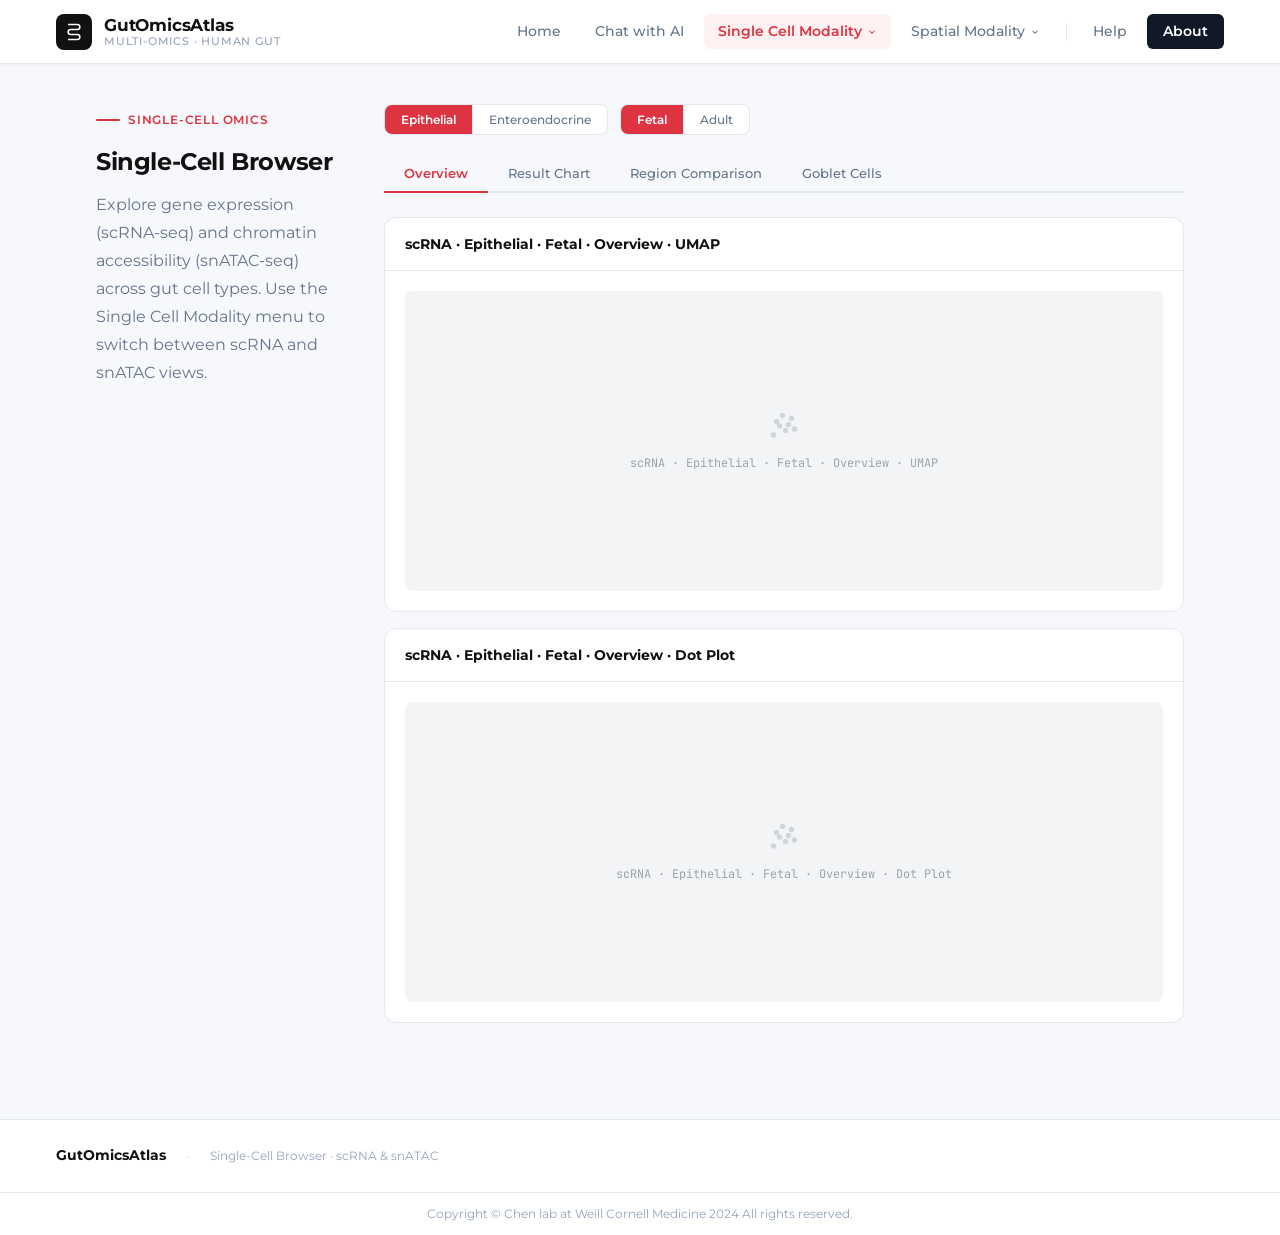
<file: scrna.html>
<!DOCTYPE html>
<html lang="en">
<head>
<meta charset="UTF-8">
<meta name="viewport" content="width=device-width, initial-scale=1.0">
<title>Single-Cell Browser · GutOmicsAtlas</title>
<link href="https://fonts.googleapis.com/css2?family=Montserrat:wght@300;400;500;600;700&family=JetBrains+Mono:wght@400;500&display=swap" rel="stylesheet">
<link rel="stylesheet" href="css/styles.css">
<style>
.pvs-layout {
  display: grid;
  grid-template-columns: 240px 1fr;
  gap: 48px;
  max-width: 1200px;
  margin: 0 auto;
  padding: 40px 56px 72px;
  align-items: start;
}
.pvs-left { position: sticky; top: 80px; }
.pvs-left .page-h1 { font-size: 1.5rem; line-height: 1.3; }
.pvs-right { min-width: 0; }
.pvs-right .two-col-grid { grid-template-columns: 1fr; }

.tabs-bar { display: flex; border-bottom: 2px solid var(--border); margin-bottom: 24px; }
.tab-link { padding: 10px 20px; font-size: .82rem; font-weight: 500; color: var(--muted); cursor: pointer; border: none; border-bottom: 2px solid transparent; margin-bottom: -2px; background: none; font-family: 'Montserrat', sans-serif; transition: color .15s, border-color .15s; white-space: nowrap; }
.tab-link:hover { color: var(--text); }
.tab-link.active { color: var(--accent); border-bottom-color: var(--accent); font-weight: 600; }
.tab-link.hidden { display: none; }
.tab-pane { display: none; }
.tab-pane.active { display: block; }

.two-col-grid { display: grid; grid-template-columns: 1fr 1fr; gap: 16px; margin-bottom: 24px; }

/* Gene search row */
.gene-search-row { display: flex; gap: 10px; align-items: flex-end; margin-bottom: 24px; flex-wrap: wrap; }
.field-group { display: flex; flex-direction: column; gap: 4px; flex: 1; }
.field-label { font-size: .68rem; font-weight: 600; color: var(--light); letter-spacing: .6px; text-transform: uppercase; }
.field-input { border: 1px solid var(--border2); border-radius: 6px; padding: 7px 12px; font-size: .82rem; font-family: 'Montserrat', sans-serif; color: var(--text); background: var(--bg); outline: none; width: 100%; transition: border-color .15s; }
.field-input:focus { border-color: var(--accent); }

.dl-btn { display: inline-flex; align-items: center; gap: 6px; padding: 6px 14px; border: 1px solid var(--border2); border-radius: 6px; background: var(--surface); color: var(--muted); font-size: .78rem; font-weight: 500; cursor: pointer; font-family: 'Montserrat', sans-serif; transition: border-color .15s, color .15s; text-decoration: none; }
.dl-btn:hover { border-color: var(--accent); color: var(--accent); }

/* Unified light-gray placeholder – no emoji */
.chart-placeholder {
  width: 100%;
  height: 300px;
  background: #f3f4f6;
  border-radius: 8px;
  border: none;
  display: flex;
  flex-direction: column;
  align-items: center;
  justify-content: center;
  gap: 10px;
}
.chart-ph-icon { width: 36px; height: 36px; color: #d1d5db; }
.chart-ph-icon svg { width: 100%; height: 100%; }
.chart-ph-text { font-size: .74rem; color: #9ca3af; font-family: 'JetBrains Mono', monospace; text-align: center; padding: 0 16px; }
.chart-ph-hint { font-size: .67rem; color: #c4c9d4; font-family: 'JetBrains Mono', monospace; text-align: center; margin-top: -4px; }

/* Progress bar inside placeholder */
.ph-progress-wrap { width: 68%; height: 4px; background: #e5e7eb; border-radius: 2px; overflow: hidden; }
.ph-progress-fill { height: 100%; background: var(--accent); border-radius: 2px; width: 0%; transition: width 1s cubic-bezier(.4,0,.2,1); }

/* Email dialog */
.edialog-overlay {
  display: none;
  position: fixed;
  inset: 0;
  background: rgba(10,16,30,.45);
  z-index: 2000;
  align-items: center;
  justify-content: center;
  backdrop-filter: blur(2px);
}
.edialog-overlay.open { display: flex; }
.edialog-box {
  background: white;
  border-radius: 16px;
  padding: 36px 32px 28px;
  max-width: 400px;
  width: 92%;
  box-shadow: 0 24px 64px rgba(0,0,0,.18);
  text-align: center;
}
.edialog-icon {
  width: 48px; height: 48px;
  background: var(--accent-light);
  border-radius: 50%;
  display: flex; align-items: center; justify-content: center;
  margin: 0 auto 16px;
  color: var(--accent);
}
.edialog-title { font-size: 1rem; font-weight: 700; color: var(--navy); margin-bottom: 8px; font-family: 'Montserrat', sans-serif; }
.edialog-desc { font-size: .82rem; color: var(--muted); line-height: 1.65; margin-bottom: 18px; font-family: 'Montserrat', sans-serif; }
.edialog-prog-wrap { width: 100%; height: 4px; background: #e5e7eb; border-radius: 2px; overflow: hidden; margin-bottom: 20px; }
.edialog-prog-fill { height: 100%; background: var(--accent); border-radius: 2px; width: 58%; }
.edialog-input { width: 100%; border: 1px solid var(--border2); border-radius: 8px; padding: 10px 14px; font-size: .85rem; font-family: 'Montserrat', sans-serif; color: var(--text); background: var(--bg); outline: none; margin-bottom: 12px; box-sizing: border-box; transition: border-color .15s; }
.edialog-input:focus { border-color: var(--accent); }
.edialog-submit { width: 100%; padding: 11px; background: var(--accent); color: white; border: none; border-radius: 8px; font-size: .88rem; font-weight: 600; cursor: pointer; font-family: 'Montserrat', sans-serif; margin-bottom: 10px; transition: opacity .15s; }
.edialog-submit:hover { opacity: .88; }
.edialog-cancel { font-size: .78rem; color: var(--light); cursor: pointer; background: none; border: none; font-family: 'Montserrat', sans-serif; }
.edialog-cancel:hover { color: var(--muted); }

@media (max-width: 900px) {
  .pvs-layout { grid-template-columns: 1fr; padding: 24px; }
  .pvs-left { position: static; }
  .mode-switcher { flex-direction: column; align-items: flex-start; }
}
</style>
</head>
<body>

<!-- HEADER -->
<header id="scrna-header">
  <a class="logo" href="index.html">
    <div class="logo-mark">
      <svg viewBox="0 0 24 24"><path d="M5 3h11a3 3 0 010 6H8a3 3 0 000 6h8a3 3 0 010 6H5"/></svg>
    </div>
    <div class="logo-label">
      <span class="logo-title">GutOmicsAtlas</span>
      <span class="logo-sub">Multi-Omics · Human Gut</span>
    </div>
  </a>
  <nav>
    <a href="index.html">Home</a>
    <a href="chat.html">Chat with AI</a>
    <div class="nav-dd">
      <span class="nav-dd-trigger active">Single Cell Modality <svg class="nav-dd-chevron" width="10" height="10" viewBox="0 0 24 24" fill="none" stroke="currentColor" stroke-width="2.5"><polyline points="6 9 12 15 18 9"/></svg></span>
      <div class="nav-dd-menu">
        <a href="#scrna" id="navScRNA" onclick="switchSCModality('scrna');return false;">scRNA</a>
        <a href="#snatac" id="navSNATAC" onclick="switchSCModality('snatac');return false;">snATAC</a>
      </div>
    </div>
    <div class="nav-dd">
      <span class="nav-dd-trigger">Spatial Modality <svg class="nav-dd-chevron" width="10" height="10" viewBox="0 0 24 24" fill="none" stroke="currentColor" stroke-width="2.5"><polyline points="6 9 12 15 18 9"/></svg></span>
      <div class="nav-dd-menu">
        <a href="spatial-metabolomics.html#metabolomics">Spatial Metabolomics</a>
        <a href="spatial-metabolomics.html#transcriptomics">Spatial Transcriptomics</a>
      </div>
    </div>
    <div class="nav-divider"></div>
    <a href="help.html">Help</a>
    <a href="about.html" class="btn-nav">About</a>
  </nav>
</header>

<!-- PAGE VIEWER SPLIT -->
<div class="pvs-layout">
  <div class="pvs-left" id="scrna-hero">
    <div class="page-eyebrow"><span class="eyebrow-line"></span>Single-Cell Omics</div>
    <h1 class="page-h1">Single-Cell Browser</h1>
    <p class="page-desc">Explore gene expression (scRNA-seq) and chromatin accessibility (snATAC-seq) across gut cell types. Use the Single Cell Modality menu to switch between scRNA and snATAC views.</p>
  </div>
  <div class="pvs-right">

    <!-- ══ scRNA VIEW ══ -->
    <div id="scrna-view">

      <!-- Mode switcher pills -->
      <div class="mode-switcher">
        <div class="mode-pill-group" id="cellTypePills">
          <button class="mode-pill active" onclick="setCellType('epithelial')">Epithelial</button>
          <button class="mode-pill" onclick="setCellType('enteroendocrine')">Enteroendocrine</button>
        </div>
        <div class="mode-pill-group" id="stagePills">
          <button class="mode-pill active" onclick="setStage('fetal')">Fetal</button>
          <button class="mode-pill" onclick="setStage('adult')">Adult</button>
        </div>
      </div>

      <div class="tabs-bar" id="scrna-tabs">
        <button class="tab-link active" data-tab="scrna-overview" onclick="switchTab('scrna-overview')">Overview</button>
        <button class="tab-link" data-tab="scrna-result" onclick="switchTab('scrna-result')">Result Chart</button>
        <button class="tab-link" data-tab="scrna-region" onclick="switchTab('scrna-region')" id="tab-region">Region Comparison</button>
        <button class="tab-link" data-tab="scrna-goblet" onclick="switchTab('scrna-goblet')" id="tab-goblet">Goblet Cells</button>
      </div>

      <!-- Overview -->
      <div class="tab-pane active" id="pane-scrna-overview">
        <div class="two-col-grid">
          <div class="chart-card">
            <div class="chart-card-header">
              <div class="chart-title" id="umap-title">scRNA · Epithelial · Fetal · Overview · UMAP</div>
            </div>
            <div class="chart-body">
              <div class="chart-placeholder">
                <div class="chart-ph-icon">
                  <svg viewBox="0 0 24 24" fill="none" stroke="currentColor" stroke-width="1.2">
                    <circle cx="5" cy="18" r="1.2" fill="currentColor"/><circle cx="9" cy="12" r="1.2" fill="currentColor"/>
                    <circle cx="13" cy="15" r="1.2" fill="currentColor"/><circle cx="17" cy="7" r="1.2" fill="currentColor"/>
                    <circle cx="7" cy="9" r="1.2" fill="currentColor"/><circle cx="15" cy="11" r="1.2" fill="currentColor"/>
                    <circle cx="11" cy="5" r="1.2" fill="currentColor"/><circle cx="19" cy="14" r="1.2" fill="currentColor"/>
                  </svg>
                </div>
                <div class="chart-ph-text" id="umap-text">scRNA · Epithelial · Fetal · Overview · UMAP</div>
              </div>
            </div>
          </div>
          <div class="chart-card">
            <div class="chart-card-header">
              <div class="chart-title" id="dotplot-title">scRNA · Epithelial · Fetal · Overview · Dot Plot</div>
            </div>
            <div class="chart-body">
              <div class="chart-placeholder">
                <div class="chart-ph-icon">
                  <svg viewBox="0 0 24 24" fill="none" stroke="currentColor" stroke-width="1.2">
                    <circle cx="5" cy="18" r="1.2" fill="currentColor"/><circle cx="9" cy="12" r="1.2" fill="currentColor"/>
                    <circle cx="13" cy="15" r="1.2" fill="currentColor"/><circle cx="17" cy="7" r="1.2" fill="currentColor"/>
                    <circle cx="7" cy="9" r="1.2" fill="currentColor"/><circle cx="15" cy="11" r="1.2" fill="currentColor"/>
                    <circle cx="11" cy="5" r="1.2" fill="currentColor"/><circle cx="19" cy="14" r="1.2" fill="currentColor"/>
                  </svg>
                </div>
                <div class="chart-ph-text" id="dotplot-text">scRNA · Epithelial · Fetal · Overview · Dot Plot</div>
              </div>
            </div>
          </div>
        </div>
      </div>

      <!-- Result Chart -->
      <div class="tab-pane" id="pane-scrna-result">
        <div class="gene-search-row">
          <div class="field-group">
            <span class="field-label">Gene Name</span>
            <input class="field-input" type="text" id="geneInput" placeholder="e.g. LGR5, EPCAM, MUC2">
          </div>
          <button class="btn-primary" onclick="submitGeneQuery()" style="align-self:flex-end;">
            <svg width="14" height="14" fill="none" stroke="currentColor" stroke-width="2.2" viewBox="0 0 24 24"><circle cx="11" cy="11" r="8"/><path d="m21 21-4.35-4.35"/></svg>
            Search
          </button>
        </div>
        <div id="geneEmpty">
          <div class="chart-card">
            <div class="chart-card-header"><div class="chart-title" id="empty-title1">scRNA · Epithelial · Fetal · Result Chart · Coverage Plot</div></div>
            <div class="chart-body">
              <div class="chart-placeholder" id="ph-empty1">
                <div class="chart-ph-icon"><svg viewBox="0 0 24 24" fill="none" stroke="currentColor" stroke-width="1.2"><circle cx="5" cy="18" r="1.2" fill="currentColor"/><circle cx="9" cy="12" r="1.2" fill="currentColor"/><circle cx="13" cy="15" r="1.2" fill="currentColor"/><circle cx="17" cy="7" r="1.2" fill="currentColor"/><circle cx="7" cy="9" r="1.2" fill="currentColor"/><circle cx="15" cy="11" r="1.2" fill="currentColor"/><circle cx="11" cy="5" r="1.2" fill="currentColor"/><circle cx="19" cy="14" r="1.2" fill="currentColor"/></svg></div>
                <div class="chart-ph-text">Search a gene above to view its coverage plot</div>
              </div>
            </div>
          </div>
        </div>
        <div id="geneResult" style="display:none;">
          <div style="display:flex;align-items:center;gap:12px;margin-bottom:16px;">
            <span class="section-tag" id="result-gene-label">Gene</span>
            <div class="section-rule" style="flex:1;"></div>
          </div>
          <div class="chart-card">
            <div class="chart-card-header"><div class="chart-title" id="result-title1">scRNA · Epithelial · Fetal · Result Chart · Coverage Plot</div></div>
            <div class="chart-body">
              <div class="chart-placeholder">
                <div class="chart-ph-icon"><svg viewBox="0 0 24 24" fill="none" stroke="currentColor" stroke-width="1.2"><circle cx="5" cy="18" r="1.2" fill="currentColor"/><circle cx="9" cy="12" r="1.2" fill="currentColor"/><circle cx="13" cy="15" r="1.2" fill="currentColor"/><circle cx="17" cy="7" r="1.2" fill="currentColor"/><circle cx="7" cy="9" r="1.2" fill="currentColor"/><circle cx="15" cy="11" r="1.2" fill="currentColor"/><circle cx="11" cy="5" r="1.2" fill="currentColor"/><circle cx="19" cy="14" r="1.2" fill="currentColor"/></svg></div>
                <div class="chart-ph-text" id="result-label1">Coverage plot result</div>
              </div>
            </div>
          </div>
        </div>
      </div>

      <!-- Region Comparison -->
      <div class="tab-pane" id="pane-scrna-region">
        <div style="display:flex;justify-content:flex-end;margin-bottom:16px;">
          <a class="dl-btn" href="#">
            <svg width="12" height="12" fill="none" stroke="currentColor" stroke-width="2" viewBox="0 0 24 24"><path d="M21 15v4a2 2 0 0 1-2 2H5a2 2 0 0 1-2-2v-4"/><polyline points="7 10 12 15 17 10"/><line x1="12" y1="15" x2="12" y2="3"/></svg>
            Download DEG List (CSV)
          </a>
        </div>
        <div class="two-col-grid">
          <div class="chart-card">
            <div class="chart-card-header"><div><div class="chart-title" id="region-title1">scRNA · Epithelial · Fetal · Region Comparison · MA Plot</div></div></div>
            <div class="chart-body">
              <div class="chart-placeholder">
                <div class="chart-ph-icon"><svg viewBox="0 0 24 24" fill="none" stroke="currentColor" stroke-width="1.2"><circle cx="5" cy="18" r="1.2" fill="currentColor"/><circle cx="9" cy="12" r="1.2" fill="currentColor"/><circle cx="13" cy="15" r="1.2" fill="currentColor"/><circle cx="17" cy="7" r="1.2" fill="currentColor"/><circle cx="7" cy="9" r="1.2" fill="currentColor"/><circle cx="15" cy="11" r="1.2" fill="currentColor"/><circle cx="11" cy="5" r="1.2" fill="currentColor"/><circle cx="19" cy="14" r="1.2" fill="currentColor"/></svg></div>
                <div class="chart-ph-text" id="region-text1">scRNA · Epithelial · Fetal · Region Comparison · MA Plot</div>
              </div>
            </div>
          </div>
          <div class="chart-card">
            <div class="chart-card-header"><div><div class="chart-title" id="region-title2">scRNA · Epithelial · Adult · Region Comparison · MA Plot</div></div></div>
            <div class="chart-body">
              <div class="chart-placeholder">
                <div class="chart-ph-icon"><svg viewBox="0 0 24 24" fill="none" stroke="currentColor" stroke-width="1.2"><circle cx="5" cy="18" r="1.2" fill="currentColor"/><circle cx="9" cy="12" r="1.2" fill="currentColor"/><circle cx="13" cy="15" r="1.2" fill="currentColor"/><circle cx="17" cy="7" r="1.2" fill="currentColor"/><circle cx="7" cy="9" r="1.2" fill="currentColor"/><circle cx="15" cy="11" r="1.2" fill="currentColor"/><circle cx="11" cy="5" r="1.2" fill="currentColor"/><circle cx="19" cy="14" r="1.2" fill="currentColor"/></svg></div>
                <div class="chart-ph-text" id="region-text2">scRNA · Epithelial · Adult · Region Comparison · MA Plot</div>
              </div>
            </div>
          </div>
        </div>
      </div>

      <!-- Goblet Cells -->
      <div class="tab-pane" id="pane-scrna-goblet">
        <div style="display:flex;justify-content:flex-end;margin-bottom:16px;">
          <a class="dl-btn" href="#">
            <svg width="12" height="12" fill="none" stroke="currentColor" stroke-width="2" viewBox="0 0 24 24"><path d="M21 15v4a2 2 0 0 1-2 2H5a2 2 0 0 1-2-2v-4"/><polyline points="7 10 12 15 17 10"/><line x1="12" y1="15" x2="12" y2="3"/></svg>
            Download DEG List
          </a>
        </div>
        <div class="two-col-grid">
          <div class="chart-card">
            <div class="chart-card-header"><div><div class="chart-title" id="goblet-title1">scRNA · Epithelial · Fetal · Goblet Cells · MA Plot</div></div></div>
            <div class="chart-body">
              <div class="chart-placeholder">
                <div class="chart-ph-icon"><svg viewBox="0 0 24 24" fill="none" stroke="currentColor" stroke-width="1.2"><circle cx="5" cy="18" r="1.2" fill="currentColor"/><circle cx="9" cy="12" r="1.2" fill="currentColor"/><circle cx="13" cy="15" r="1.2" fill="currentColor"/><circle cx="17" cy="7" r="1.2" fill="currentColor"/><circle cx="7" cy="9" r="1.2" fill="currentColor"/><circle cx="15" cy="11" r="1.2" fill="currentColor"/><circle cx="11" cy="5" r="1.2" fill="currentColor"/><circle cx="19" cy="14" r="1.2" fill="currentColor"/></svg></div>
                <div class="chart-ph-text" id="goblet-text1">scRNA · Epithelial · Fetal · Goblet Cells · MA Plot</div>
              </div>
            </div>
          </div>
          <div class="chart-card">
            <div class="chart-card-header"><div><div class="chart-title" id="goblet-title2">scRNA · Epithelial · Fetal · Goblet Cells · Violin Plot</div></div></div>
            <div class="chart-body">
              <div class="chart-placeholder">
                <div class="chart-ph-icon"><svg viewBox="0 0 24 24" fill="none" stroke="currentColor" stroke-width="1.2"><circle cx="5" cy="18" r="1.2" fill="currentColor"/><circle cx="9" cy="12" r="1.2" fill="currentColor"/><circle cx="13" cy="15" r="1.2" fill="currentColor"/><circle cx="17" cy="7" r="1.2" fill="currentColor"/><circle cx="7" cy="9" r="1.2" fill="currentColor"/><circle cx="15" cy="11" r="1.2" fill="currentColor"/><circle cx="11" cy="5" r="1.2" fill="currentColor"/><circle cx="19" cy="14" r="1.2" fill="currentColor"/></svg></div>
                <div class="chart-ph-text" id="goblet-text2">scRNA · Epithelial · Fetal · Goblet Cells · Violin Plot</div>
              </div>
            </div>
          </div>
        </div>
      </div>

    </div><!-- end scrna-view -->

    <!-- ══ snATAC VIEW ══ -->
    <div id="snatac-view" style="display:none;">

      <!-- Mode switcher pills -->
      <div class="mode-switcher">
        <div class="mode-pill-group" id="atacCellTypePills">
          <button class="mode-pill active" onclick="setATACCellType('all')">All Cell Types</button>
          <button class="mode-pill" onclick="setATACCellType('epithelial')">Epithelial</button>
        </div>
        <div class="mode-pill-group" id="atacStagePills">
          <button class="mode-pill active" onclick="setATACStage('fetal')">Fetal</button>
          <button class="mode-pill" onclick="setATACStage('adult')">Adult</button>
        </div>
      </div>

      <div class="tabs-bar">
        <button class="tab-link active" data-tab="atac-overview" onclick="switchTab('atac-overview')">Overview</button>
        <button class="tab-link" data-tab="atac-result" onclick="switchTab('atac-result')">Result Chart</button>
      </div>

      <!-- snATAC Overview -->
      <div class="tab-pane active" id="pane-atac-overview">
        <div class="two-col-grid">
          <div class="chart-card">
            <div class="chart-card-header"><div class="chart-title" id="atac-umap-title">snATAC · All Cell Types · Fetal · Overview · UMAP</div></div>
            <div class="chart-body">
              <div class="chart-placeholder">
                <div class="chart-ph-icon"><svg viewBox="0 0 24 24" fill="none" stroke="currentColor" stroke-width="1.2"><circle cx="5" cy="18" r="1.2" fill="currentColor"/><circle cx="9" cy="12" r="1.2" fill="currentColor"/><circle cx="13" cy="15" r="1.2" fill="currentColor"/><circle cx="17" cy="7" r="1.2" fill="currentColor"/><circle cx="7" cy="9" r="1.2" fill="currentColor"/><circle cx="15" cy="11" r="1.2" fill="currentColor"/><circle cx="11" cy="5" r="1.2" fill="currentColor"/><circle cx="19" cy="14" r="1.2" fill="currentColor"/></svg></div>
                <div class="chart-ph-text" id="atac-umap-text">snATAC · All Cell Types · Fetal · Overview · UMAP</div>
              </div>
            </div>
          </div>
          <div class="chart-card">
            <div class="chart-card-header"><div class="chart-title" id="atac-dp-title">snATAC · All Cell Types · Fetal · Overview · Dot Plot</div></div>
            <div class="chart-body">
              <div class="chart-placeholder">
                <div class="chart-ph-icon"><svg viewBox="0 0 24 24" fill="none" stroke="currentColor" stroke-width="1.2"><circle cx="5" cy="18" r="1.2" fill="currentColor"/><circle cx="9" cy="12" r="1.2" fill="currentColor"/><circle cx="13" cy="15" r="1.2" fill="currentColor"/><circle cx="17" cy="7" r="1.2" fill="currentColor"/><circle cx="7" cy="9" r="1.2" fill="currentColor"/><circle cx="15" cy="11" r="1.2" fill="currentColor"/><circle cx="11" cy="5" r="1.2" fill="currentColor"/><circle cx="19" cy="14" r="1.2" fill="currentColor"/></svg></div>
                <div class="chart-ph-text" id="atac-dp-text">snATAC · All Cell Types · Fetal · Overview · Dot Plot</div>
              </div>
            </div>
          </div>
        </div>
      </div>

      <!-- snATAC Result Chart -->
      <div class="tab-pane" id="pane-atac-result">
        <div class="gene-search-row">
          <div class="field-group">
            <span class="field-label">Gene Name</span>
            <input class="field-input" type="text" id="atacGeneInput" placeholder="e.g. LGR5, EPCAM, MUC2">
          </div>
          <button class="btn-primary" onclick="submitATACQuery()" style="align-self:flex-end;">
            <svg width="14" height="14" fill="none" stroke="currentColor" stroke-width="2.2" viewBox="0 0 24 24"><circle cx="11" cy="11" r="8"/><path d="m21 21-4.35-4.35"/></svg>
            Search
          </button>
        </div>
        <div class="chart-card">
          <div class="chart-card-header"><div class="chart-title" id="atac-cov-title">snATAC · All Cell Types · Fetal · Result Chart · Coverage Plot</div></div>
          <div class="chart-body">
            <div class="chart-placeholder">
              <div class="chart-ph-icon"><svg viewBox="0 0 24 24" fill="none" stroke="currentColor" stroke-width="1.2"><circle cx="5" cy="18" r="1.2" fill="currentColor"/><circle cx="9" cy="12" r="1.2" fill="currentColor"/><circle cx="13" cy="15" r="1.2" fill="currentColor"/><circle cx="17" cy="7" r="1.2" fill="currentColor"/><circle cx="7" cy="9" r="1.2" fill="currentColor"/><circle cx="15" cy="11" r="1.2" fill="currentColor"/><circle cx="11" cy="5" r="1.2" fill="currentColor"/><circle cx="19" cy="14" r="1.2" fill="currentColor"/></svg></div>
              <div class="chart-ph-text" id="atac-cov-text">snATAC · All Cell Types · Fetal · Result Chart · Coverage Plot</div>
            </div>
          </div>
        </div>
      </div>

    </div><!-- end snatac-view -->

  </div><!-- end pvs-right -->
</div><!-- end pvs-layout -->

<!-- FOOTER -->
<footer id="scrna-footer">
  <div class="footer-left">
    <span class="footer-logo">GutOmicsAtlas</span>
    <span class="footer-sep">·</span>
    <span class="footer-text">Single-Cell Browser · scRNA &amp; snATAC</span>
  </div>
</footer>
<div class="footer-copyright" id="scrna-footer-copy">Copyright &copy; Chen lab at Weill Cornell Medicine 2024 All rights reserved.</div>

<!-- Email dialog -->
<div class="edialog-overlay" id="edOverlay" onclick="if(event.target===this)closeEDialog()">
  <div class="edialog-box">
    <div class="edialog-icon">
      <svg width="22" height="22" fill="none" stroke="currentColor" stroke-width="2" viewBox="0 0 24 24"><path d="M20 4H4a2 2 0 0 0-2 2v12a2 2 0 0 0 2 2h16a2 2 0 0 0 2-2V6a2 2 0 0 0-2-2z"/><polyline points="22,6 12,13 2,6"/></svg>
    </div>
    <div class="edialog-title">This will take some time</div>
    <div class="edialog-desc">Please leave your email and we will notify you when your results are ready.</div>
    <div class="edialog-prog-wrap"><div class="edialog-prog-fill"></div></div>
    <input class="edialog-input" type="email" id="edEmailInput" placeholder="your@email.com">
    <button class="edialog-submit" onclick="submitEdEmail()">Notify me</button>
    <button class="edialog-cancel" onclick="closeEDialog()">No thanks, I'll wait</button>
  </div>
</div>

<!-- Browser modal -->
<div id="bModal" class="bmodal-overlay" onclick="if(event.target===this)closeBModal()">
  <div class="bmodal-box">
    <div class="bmodal-bar">
      <span class="bmodal-bar-title" id="bModalTitle"></span>
      <button class="bmodal-close" onclick="closeBModal()">
        <svg width="14" height="14" fill="none" stroke="currentColor" stroke-width="2.5" viewBox="0 0 24 24"><path d="M18 6 6 18M6 6l12 12"/></svg>
      </button>
    </div>
    <iframe id="bModalFrame" class="bmodal-frame" src=""></iframe>
  </div>
</div>

<script>
// ── Iframe mode: hide chrome when embedded ──────────────
if (window.self !== window.top) {
  document.addEventListener('DOMContentLoaded', function() {
    ['scrna-header','scrna-footer','scrna-footer-copy'].forEach(function(id) {
      var el = document.getElementById(id); if (el) el.style.display = 'none';
    });
    var hero = document.getElementById('scrna-hero'); if (hero) hero.style.display = 'none';
    var pvs = document.querySelector('.pvs-layout');
    if (pvs) { pvs.style.paddingTop = '20px'; pvs.style.gridTemplateColumns = '1fr'; }
  });
}

// ── Browser modal ───────────────────────────────────────
function openBModal(src, title) {
  document.getElementById('bModalTitle').textContent = title;
  document.getElementById('bModalFrame').src = src;
  document.getElementById('bModal').classList.add('open');
  document.body.style.overflow = 'hidden';
}
function closeBModal() {
  document.getElementById('bModal').classList.remove('open');
  document.getElementById('bModalFrame').src = '';
  document.body.style.overflow = '';
}

// ── Tab switching ───────────────────────────────────────
function switchTab(name) {
  // Only switch tabs within the active modality view
  var prefix = document.getElementById('scrna-view').style.display !== 'none' ? 'scrna' : 'atac';
  if (name.indexOf('-') === -1) name = prefix + '-' + name;
  document.querySelectorAll('.tab-link').forEach(function(b) { b.classList.toggle('active', b.dataset.tab === name); });
  document.querySelectorAll('.tab-pane').forEach(function(p) { p.classList.toggle('active', p.id === 'pane-' + name); });
}

// ── SC Modality switching ───────────────────────────────
function switchSCModality(mod) {
  window.location.hash = mod;
  var isSCRNA = mod === 'scrna';
  document.getElementById('scrna-view').style.display = isSCRNA ? '' : 'none';
  document.getElementById('snatac-view').style.display = isSCRNA ? 'none' : '';
  var navScRNA = document.getElementById('navScRNA');
  var navSNATAC = document.getElementById('navSNATAC');
  if (navScRNA) navScRNA.classList.toggle('active', isSCRNA);
  if (navSNATAC) navSNATAC.classList.toggle('active', !isSCRNA);
}

// ── Chart label helpers ─────────────────────────────────
var currentATACCellType = 'all';
var currentATACStage = 'fetal';
var currentSCRNATab = 'scrna-overview';
var currentATACTab = 'atac-overview';
function _ct(t){return{epithelial:'Epithelial',enteroendocrine:'Enteroendocrine',all:'All Cell Types'}[t]||t;}
function _st(s){return s.charAt(0).toUpperCase()+s.slice(1);}
function _set(id,v){var e=document.getElementById(id);if(e)e.textContent=v;}
function updateSCRNALabels(){
  var ct=_ct(currentCellType),st=_st(currentStage),b='scRNA · '+ct+' · '+st;
  _set('umap-title',b+' · Overview · UMAP'); _set('umap-text',b+' · Overview · UMAP');
  _set('dotplot-title',b+' · Overview · Dot Plot'); _set('dotplot-text',b+' · Overview · Dot Plot');
  _set('empty-title1',b+' · Result Chart · Coverage Plot');
  _set('result-title1',b+' · Result Chart · Coverage Plot');
  var s=_st(currentStage);
  _set('region-title1','scRNA · '+ct+' · Fetal · Region Comparison · MA Plot');
  _set('region-text1','scRNA · '+ct+' · Fetal · Region Comparison · MA Plot');
  _set('region-title2','scRNA · '+ct+' · Adult · Region Comparison · MA Plot');
  _set('region-text2','scRNA · '+ct+' · Adult · Region Comparison · MA Plot');
  _set('goblet-title1','scRNA · '+ct+' · '+s+' · Goblet Cells · MA Plot');
  _set('goblet-text1','scRNA · '+ct+' · '+s+' · Goblet Cells · MA Plot');
  _set('goblet-title2','scRNA · '+ct+' · '+s+' · Goblet Cells · Violin Plot');
  _set('goblet-text2','scRNA · '+ct+' · '+s+' · Goblet Cells · Violin Plot');
}
function updateATACLabels(){
  var b='snATAC · '+_ct(currentATACCellType)+' · '+_st(currentATACStage);
  _set('atac-umap-title',b+' · Overview · UMAP'); _set('atac-umap-text',b+' · Overview · UMAP');
  _set('atac-dp-title',b+' · Overview · Dot Plot'); _set('atac-dp-text',b+' · Overview · Dot Plot');
  _set('atac-cov-title',b+' · Result Chart · Coverage Plot');
  _set('atac-cov-text',b+' · Result Chart · Coverage Plot');
}

// ── Cell type pill (scRNA) ──────────────────────────────
var currentCellType = 'epithelial';
var currentStage = 'fetal';
function setCellType(type) {
  currentCellType = type;
  document.querySelectorAll('#cellTypePills .mode-pill').forEach(function(btn) {
    btn.classList.toggle('active', btn.textContent.toLowerCase().indexOf(type) > -1);
  });
  var isEpi = type === 'epithelial';
  document.getElementById('tab-region').classList.toggle('hidden', !isEpi);
  document.getElementById('tab-goblet').classList.toggle('hidden', !isEpi);
  switchTab('scrna-overview');
  resetGeneState();
  updateSCRNALabels();
}

// ── Stage pill (scRNA) ──────────────────────────────────
function setStage(stage) {
  currentStage = stage;
  document.querySelectorAll('#stagePills .mode-pill').forEach(function(btn) {
    btn.classList.toggle('active', btn.textContent.toLowerCase() === stage);
  });
  switchTab('scrna-overview');
  resetGeneState();
  updateSCRNALabels();
}

// ── Cell type pill (snATAC) ─────────────────────────────
function setATACCellType(type) {
  currentATACCellType = type;
  document.querySelectorAll('#atacCellTypePills .mode-pill').forEach(function(btn) {
    btn.classList.toggle('active', btn.textContent.toLowerCase().replace(' ','') === type.replace(' ','') || (type === 'all' && btn.textContent === 'All Cell Types'));
  });
  updateATACLabels();
}

// ── Stage pill (snATAC) ─────────────────────────────────
function setATACStage(stage) {
  currentATACStage = stage;
  document.querySelectorAll('#atacStagePills .mode-pill').forEach(function(btn) {
    btn.classList.toggle('active', btn.textContent.toLowerCase() === stage);
  });
  updateATACLabels();
}

// ── Gene query + progress + email dialog ───────────────
var _progTimer = null;
var SCATTER_HTML = '<div class="chart-ph-icon"><svg viewBox="0 0 24 24" fill="none" stroke="currentColor" stroke-width="1.2"><circle cx="5" cy="18" r="1.2" fill="currentColor"/><circle cx="9" cy="12" r="1.2" fill="currentColor"/><circle cx="13" cy="15" r="1.2" fill="currentColor"/><circle cx="17" cy="7" r="1.2" fill="currentColor"/><circle cx="7" cy="9" r="1.2" fill="currentColor"/><circle cx="15" cy="11" r="1.2" fill="currentColor"/><circle cx="11" cy="5" r="1.2" fill="currentColor"/><circle cx="19" cy="14" r="1.2" fill="currentColor"/></svg></div>';

function submitGeneQuery() {
  var gene = document.getElementById('geneInput').value.trim().toUpperCase();
  if (!gene) {
    var inp = document.getElementById('geneInput');
    inp.style.borderColor = 'var(--accent)'; inp.focus();
    setTimeout(function() { inp.style.borderColor = ''; }, 1400); return;
  }
  setProgressState('ph-empty1');
  clearTimeout(_progTimer);
  _progTimer = setTimeout(function() {
    document.getElementById('edOverlay').dataset.gene = gene;
    document.getElementById('edOverlay').dataset.type = 'scrna';
    document.getElementById('edOverlay').classList.add('open');
  }, 800);
}

function submitATACQuery() {
  var gene = document.getElementById('atacGeneInput').value.trim().toUpperCase();
  if (!gene) {
    var inp = document.getElementById('atacGeneInput');
    inp.style.borderColor = 'var(--accent)'; inp.focus();
    setTimeout(function() { inp.style.borderColor = ''; }, 1400); return;
  }
  document.getElementById('edOverlay').dataset.gene = gene;
  document.getElementById('edOverlay').dataset.type = 'snatac';
  document.getElementById('edOverlay').classList.add('open');
}

function setProgressState(id) {
  var ph = document.getElementById(id); if (!ph) return;
  ph.innerHTML = '<div class="ph-progress-wrap"><div class="ph-progress-fill" id="' + id + '-bar"></div></div><div class="chart-ph-text">Computing results…</div>';
  requestAnimationFrame(function() { requestAnimationFrame(function() {
    var bar = document.getElementById(id + '-bar'); if (bar) bar.style.width = '58%';
  }); });
}

function submitEdEmail() {
  var gene = document.getElementById('edOverlay').dataset.gene || '';
  closeEDialog();
  if (gene) showGeneResult(gene);
}
function closeEDialog() {
  document.getElementById('edOverlay').classList.remove('open');
  resetGeneState();
}
function showGeneResult(gene) {
  var b = 'scRNA · ' + _ct(currentCellType) + ' · ' + _st(currentStage) + ' · Result Chart · Coverage Plot · ';
  document.getElementById('result-gene-label').textContent = gene;
  document.getElementById('result-title1').textContent = b + gene;
  document.getElementById('result-label1').textContent = b + gene;
  document.getElementById('geneEmpty').style.display = 'none';
  document.getElementById('geneResult').style.display = 'block';
}
function resetGeneState() {
  clearTimeout(_progTimer);
  var geneEmpty = document.getElementById('geneEmpty');
  var geneResult = document.getElementById('geneResult');
  if (geneEmpty) geneEmpty.style.display = '';
  if (geneResult) geneResult.style.display = 'none';
  var ph1 = document.getElementById('ph-empty1');
  if (ph1) ph1.innerHTML = SCATTER_HTML + '<div class="chart-ph-text">Search a gene above to view its coverage plot</div>';
}

// ── Escape key ──────────────────────────────────────────
document.addEventListener('keydown', function(e) {
  if (e.key === 'Escape') { closeBModal(); closeEDialog(); }
});

// ── Init ────────────────────────────────────────────────
document.addEventListener('DOMContentLoaded', function() {
  var hash = window.location.hash.replace('#', '');
  switchSCModality(hash === 'snatac' ? 'snatac' : 'scrna');
  // Show Region Comparison and Goblet tabs for epithelial by default
  document.getElementById('tab-region').classList.remove('hidden');
  document.getElementById('tab-goblet').classList.remove('hidden');
  updateSCRNALabels();
  updateATACLabels();
});
</script>
</body>
</html>
</file>
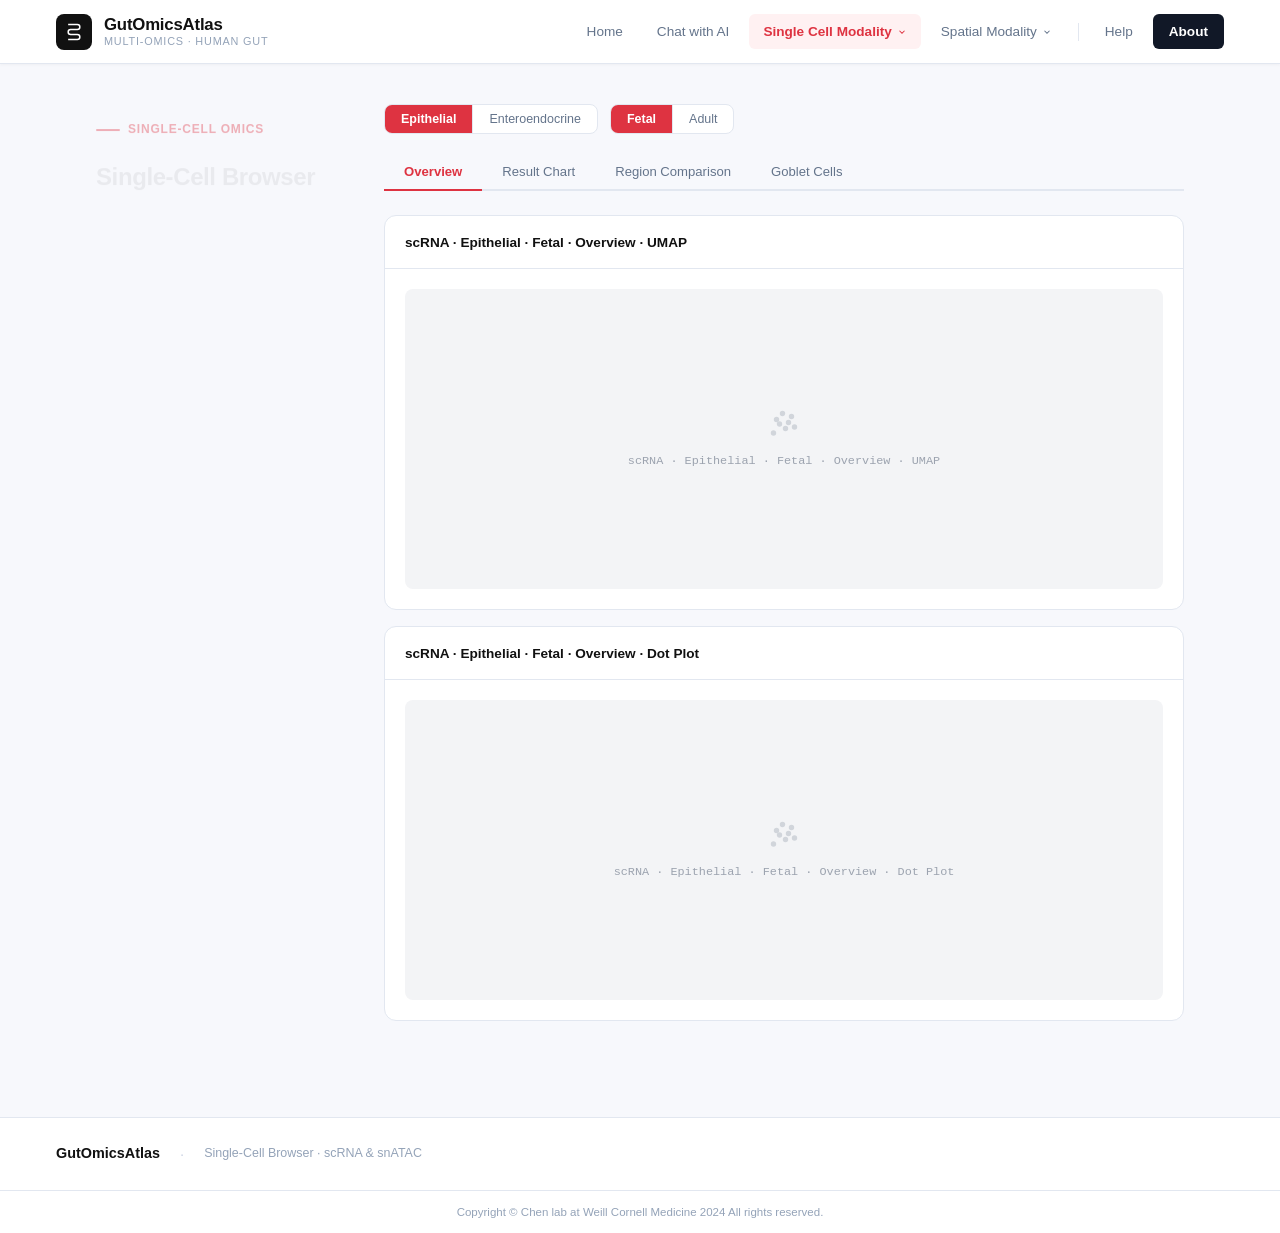
<file: snatac.html>
<!DOCTYPE html>
<html lang="en">
<head>
<meta charset="UTF-8">
<meta http-equiv="refresh" content="0; url=scrna.html">
<title>Redirecting…</title>
</head>
<body>
<p>Redirecting to <a href="scrna.html">Single-Cell Browser</a>…</p>
</body>
</html>
</file>
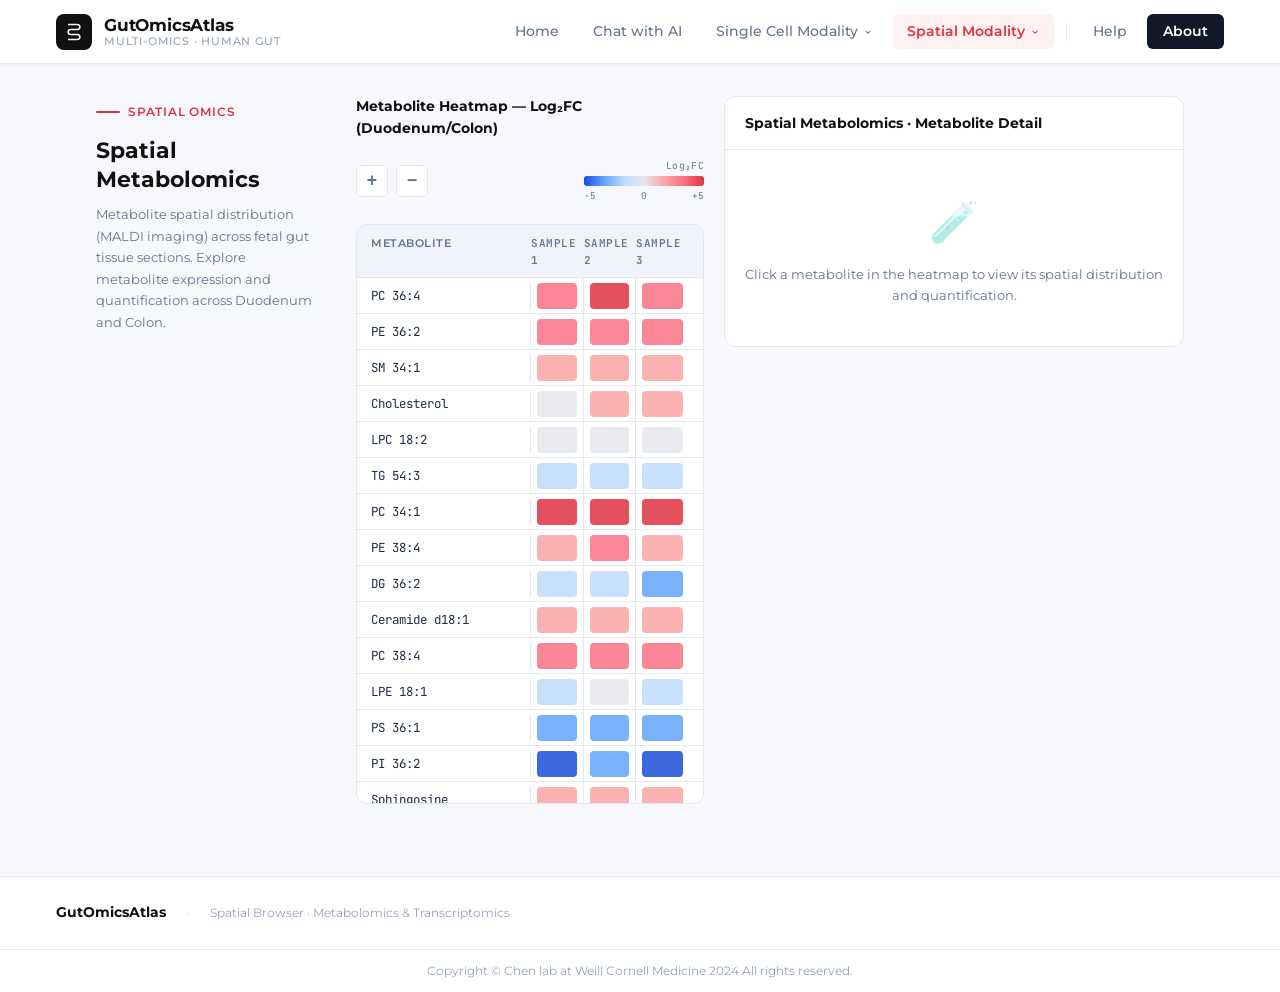
<file: spatial-metabolomics.html>
<!DOCTYPE html>
<html lang="en">
<head>
<meta charset="UTF-8">
<meta name="viewport" content="width=device-width, initial-scale=1.0">
<title>Spatial Browser · GutOmicsAtlas</title>
<link href="https://fonts.googleapis.com/css2?family=Montserrat:wght@300;400;500;600;700&family=JetBrains+Mono:wght@400;500&display=swap" rel="stylesheet">
<link rel="stylesheet" href="css/styles.css">
<style>
/* ── Shared viewer layout ── */
.viewer-layout {
  max-width: 1200px;
  margin: 0 auto;
  padding: 32px 56px 72px;
}
.left-col {
  display: flex;
  flex-direction: column;
  position: sticky;
  top: 72px;
  align-self: start;
  border-right: 1px solid var(--border);
  padding-right: 28px;
  margin-right: 32px;
}
.ctrl-panel {
  background: var(--surface);
  border: 1px solid var(--border);
  border-radius: 12px;
  overflow: hidden;
}
.ctrl-head {
  padding: 12px 16px;
  border-bottom: 1px solid var(--border);
  font-size: 0.72rem;
  font-weight: 600;
  color: var(--muted);
  letter-spacing: 0.7px;
  text-transform: uppercase;
  background: var(--surface2);
}
.ctrl-section {
  padding: 14px 16px;
  border-bottom: 1px solid var(--border);
}
.ctrl-section:last-child { border-bottom: none; }
.ctrl-label {
  font-size: 0.68rem;
  font-weight: 600;
  color: var(--light);
  letter-spacing: 0.7px;
  text-transform: uppercase;
  margin-bottom: 8px;
}
.ctrl-select {
  width: 100%;
  border: 1px solid var(--border2);
  border-radius: 6px;
  padding: 7px 10px;
  font-size: 0.82rem;
  font-family: 'Montserrat', sans-serif;
  color: var(--text);
  background: var(--bg);
  outline: none;
  cursor: pointer;
}
.ctrl-select:focus { border-color: var(--accent); }
.ctrl-apply-btn {
  width: 100%;
  padding: 10px;
  background: var(--accent);
  color: white;
  border: none;
  border-radius: 8px;
  font-size: 0.85rem;
  font-weight: 600;
  cursor: pointer;
  transition: opacity 0.15s;
  font-family: 'Montserrat', sans-serif;
}
.ctrl-apply-btn:hover { opacity: 0.88; }

/* ── Tabs ── */
.viewer-main { min-width: 0; }
.tabs-bar {
  display: flex;
  border-bottom: 2px solid var(--border);
  margin-bottom: 24px;
}
.tab-link {
  padding: 10px 20px;
  font-size: 0.82rem;
  font-weight: 500;
  color: var(--muted);
  cursor: pointer;
  border: none;
  border-bottom: 2px solid transparent;
  margin-bottom: -2px;
  background: none;
  font-family: 'Montserrat', sans-serif;
  transition: color 0.15s, border-color 0.15s;
  white-space: nowrap;
}
.tab-link:hover { color: var(--text); }
.tab-link.active { color: var(--accent); border-bottom-color: var(--accent); font-weight: 600; }
.tab-link.hidden { display: none; }
.tab-pane { display: none; }
.tab-pane.active { display: block; }

/* ── Two-col grid ── */
.two-col-grid {
  display: grid;
  grid-template-columns: 1fr 1fr;
  gap: 16px;
  margin-bottom: 24px;
}

/* ── Spatial Transcriptomics two-column layout ── */
.tx-pvs {
  display: grid;
  grid-template-columns: 220px 1fr;
  gap: 40px;
  align-items: start;
}
.tx-pvs-left { position: sticky; top: 80px; }
.tx-pvs-left .page-eyebrow { margin-bottom: 14px; }
.tx-pvs-left .pvs-title { font-size: 1.4rem; font-weight: 700; color: var(--navy); margin: 0 0 10px; font-family: 'Montserrat', sans-serif; line-height: 1.3; }
.tx-pvs-left .pvs-desc { font-size: .82rem; color: var(--muted); line-height: 1.65; font-family: 'Montserrat', sans-serif; }
.tx-pvs-right { min-width: 0; }
.tx-pvs-right .two-col-grid { grid-template-columns: 1fr; }
@media (max-width: 900px) {
  .tx-pvs { grid-template-columns: 1fr; }
  .tx-pvs-left { position: static; }
}

/* ── Metabolomics-specific ── */
.metabo-layout {
  display: grid;
  grid-template-columns: 1fr 460px;
  gap: 20px;
  align-items: start;
}

/* Heatmap left column */
.heatmap-col { display: flex; flex-direction: column; min-width: 0; }

.heatmap-chart-title {
  font-size: 0.85rem;
  font-weight: 700;
  color: var(--navy);
  font-family: 'Montserrat', sans-serif;
  margin-bottom: 10px;
}

/* Horizontal color scale legend */
.hm-legend-wrap {
  margin-left: auto;
  display: flex;
  flex-direction: column;
  align-items: flex-end;
  gap: 3px;
}
.hm-legend-title {
  font-size: 0.6rem;
  color: var(--muted);
  font-family: 'JetBrains Mono', monospace;
  letter-spacing: 0.3px;
}
.hm-legend-bar {
  width: 120px;
  height: 10px;
  border-radius: 3px;
  background: linear-gradient(to right, #1d4ed8, #60a5fa, #bfdbfe, #e5e7eb, #fca5a5, #fb7185, #de3341);
}
.hm-legend-labels {
  display: flex;
  justify-content: space-between;
  width: 120px;
  font-size: 0.58rem;
  color: var(--muted);
  font-family: 'JetBrains Mono', monospace;
}

/* Detail panel chart-card height override */
.detail-col .chart-body { min-height: 200px; }
.detail-metabolite-name {
  font-size: 1rem;
  font-weight: 700;
  color: var(--navy);
  margin-bottom: 2px;
}
.detail-mz {
  font-size: 0.72rem;
  color: var(--light);
  font-family: 'JetBrains Mono', monospace;
  margin-bottom: 14px;
}

.zoom-row {
  display: flex;
  align-items: center;
  gap: 8px;
  margin-bottom: 12px;
  position: sticky;
  top: 72px;
  background: var(--bg);
  padding: 8px 0;
  z-index: 10;
}
.zoom-btn-sq {
  width: 32px; height: 32px;
  border: 1px solid var(--border);
  border-radius: 6px;
  background: var(--surface);
  cursor: pointer;
  font-size: 1.1rem;
  display: flex;
  align-items: center;
  justify-content: center;
  color: var(--muted);
  transition: all 0.15s;
  font-weight: 700;
  line-height: 1;
}
.zoom-btn-sq:hover { border-color: var(--accent); color: var(--accent); background: var(--accent-light); }

.heatmap-scroll {
  max-height: 580px;
  overflow-y: auto;
  border: 1px solid var(--border);
  border-radius: 10px;
  background: var(--surface);
}
.heatmap-scroll::-webkit-scrollbar { width: 6px; }
.heatmap-scroll::-webkit-scrollbar-track { background: var(--bg); }
.heatmap-scroll::-webkit-scrollbar-thumb { background: var(--border2); border-radius: 3px; }

.hm-header-row {
  display: grid;
  grid-template-columns: 160px repeat(3, 1fr);
  padding: 10px 14px 8px;
  border-bottom: 1px solid var(--border);
  background: var(--surface2);
  position: sticky;
  top: 0;
  z-index: 5;
}
.hm-header-cell {
  font-size: 0.68rem;
  font-weight: 600;
  color: var(--muted);
  text-transform: uppercase;
  letter-spacing: 0.5px;
  font-family: 'JetBrains Mono', monospace;
}
.hm-header-cell:first-child { font-family: 'Montserrat', sans-serif; }

.hm-row {
  display: grid;
  grid-template-columns: 160px repeat(3, 1fr);
  padding: 0 14px;
  align-items: center;
  cursor: pointer;
  border-bottom: 1px solid var(--border);
  transition: background 0.1s;
}
.hm-row:last-child { border-bottom: none; }
.hm-row:hover { background: var(--surface2); }
.hm-row.selected { background: var(--accent-light); }

.hm-name {
  font-size: 0.78rem;
  font-family: 'JetBrains Mono', monospace;
  color: var(--text);
  padding: 4px 0;
  white-space: nowrap;
  overflow: hidden;
  text-overflow: ellipsis;
}
.hm-cell {
  padding: 4px 6px;
  height: 100%;
  display: flex;
  align-items: center;
}
.hm-bar {
  width: 100%;
  border-radius: 4px;
  opacity: 0.85;
}

/* Detail panel (fixed right) */
.detail-col {
  position: sticky;
  top: 72px;
  align-self: start;
}
.detail-card {
  background: var(--surface);
  border: 1px solid var(--border);
  border-radius: 12px;
  overflow: hidden;
}
.detail-card-header {
  padding: 14px 18px 12px;
  border-bottom: 1px solid var(--border);
  display: flex;
  align-items: center;
  justify-content: space-between;
  background: var(--surface2);
}
.detail-card-title {
  font-size: 0.88rem;
  font-weight: 700;
  color: var(--navy);
}
.detail-card-body { padding: 0; }

.detail-empty {
  display: flex;
  flex-direction: column;
  align-items: center;
  gap: 10px;
  padding: 40px 20px;
  text-align: center;
}
.detail-empty-icon { font-size: 2.5rem; opacity: 0.3; }
.detail-empty-text { font-size: 0.82rem; color: var(--muted); line-height: 1.6; }

.detail-metabolite-name {
  font-size: 1.05rem;
  font-weight: 700;
  color: var(--navy);
  margin-bottom: 4px;
}
.detail-mz {
  font-size: 0.72rem;
  color: var(--light);
  font-family: 'JetBrains Mono', monospace;
  margin-bottom: 18px;
}
.detail-img-card {
  background: var(--bg);
  border: 1px solid var(--border);
  border-radius: 8px;
  padding: 12px;
  text-align: center;
  margin-bottom: 12px;
}
.detail-img-label {
  font-size: 0.68rem;
  font-weight: 600;
  text-transform: uppercase;
  letter-spacing: 0.6px;
  color: var(--muted);
  margin-bottom: 8px;
}
.detail-img-placeholder {
  width: 100%;
  height: 140px;
  background: linear-gradient(135deg, var(--surface2) 0%, var(--bg) 100%);
  border-radius: 6px;
  display: flex;
  align-items: center;
  justify-content: center;
  gap: 6px;
  flex-direction: column;
  border: 1px dashed var(--border2);
}

/* ── Spatial Transcriptomics (maps) ── */
.spatial-map-card {
  background: var(--surface);
  border: 1px solid var(--border);
  border-radius: 12px;
  overflow: hidden;
  margin-bottom: 16px;
}
.spatial-map-header {
  padding: 14px 18px 12px;
  border-bottom: 1px solid var(--border);
  display: flex;
  align-items: center;
  justify-content: space-between;
}
.spatial-map-placeholder {
  height: 220px;
  display: flex;
  flex-direction: column;
  align-items: center;
  justify-content: center;
  gap: 6px;
}
.tissue-label {
  font-size: 0.7rem;
  color: var(--light);
  font-family: 'JetBrains Mono', monospace;
  text-align: center;
  line-height: 1.4;
}

/* Gene Expression result card */
.gene-result-card {
  background: var(--surface);
  border: 1px solid var(--accent-border);
  border-top: 3px solid var(--accent);
  border-radius: 12px;
  overflow: hidden;
}
.gene-result-header {
  padding: 14px 18px 12px;
  border-bottom: 1px solid var(--border);
  display: flex;
  align-items: center;
  justify-content: space-between;
}
.gene-result-title {
  font-size: 1rem;
  font-weight: 700;
  font-style: italic;
  color: var(--navy);
}
.gene-result-body {
  padding: 18px;
  display: grid;
  grid-template-columns: 1fr 1fr;
  gap: 14px;
}
.gene-map-wrap { display: flex; flex-direction: column; gap: 6px; }
.gene-map-label {
  font-size: 0.68rem;
  font-weight: 600;
  text-transform: uppercase;
  letter-spacing: 0.5px;
  color: var(--muted);
}
.gene-map-ph {
  border-radius: 8px;
  border: 1px solid var(--border);
  height: 200px;
  display: flex;
  flex-direction: column;
  align-items: center;
  justify-content: center;
  gap: 6px;
}
.gene-map-ph.duodenum {
  background: linear-gradient(135deg, #fff1f2 0%, #fecaca 100%);
}
.gene-map-ph.colon {
  background: linear-gradient(135deg, #eff6ff 0%, #bfdbfe 100%);
}

/* Gene search row */
.gene-search-row {
  display: flex;
  gap: 10px;
  align-items: flex-end;
  margin-bottom: 24px;
  flex-wrap: wrap;
}
.field-group { display: flex; flex-direction: column; gap: 4px; flex: 1; }
.field-label {
  font-size: 0.68rem;
  font-weight: 600;
  color: var(--light);
  letter-spacing: 0.6px;
  text-transform: uppercase;
}
.field-input {
  border: 1px solid var(--border2);
  border-radius: 6px;
  padding: 7px 12px;
  font-size: 0.82rem;
  font-family: 'Montserrat', sans-serif;
  color: var(--text);
  background: var(--bg);
  outline: none;
  width: 100%;
  transition: border-color 0.15s;
}
.field-input:focus { border-color: var(--accent); }

/* gene autocomplete */
.dropdown-wrap { position: relative; }
.gene-dropdown {
  position: absolute;
  top: calc(100% + 4px);
  left: 0;
  right: 0;
  background: var(--surface);
  border: 1px solid var(--border);
  border-radius: 8px;
  box-shadow: 0 8px 24px rgba(0,0,0,0.1);
  z-index: 50;
  max-height: 200px;
  overflow-y: auto;
  display: none;
}
.gene-dropdown.open { display: block; }
.dropdown-item {
  padding: 8px 14px;
  font-size: 0.82rem;
  font-family: 'JetBrains Mono', monospace;
  color: var(--text);
  cursor: pointer;
  transition: background 0.1s;
}
.dropdown-item:hover { background: var(--accent-light); color: var(--accent); }

@media (max-width: 900px) {
  .viewer-layout { grid-template-columns: 1fr; padding: 24px; }
  .left-col { position: static; border-right: none; padding-right: 0; margin-right: 0; border-bottom: 1px solid var(--border); padding-bottom: 24px; margin-bottom: 24px; }
  .two-col-grid { grid-template-columns: 1fr; }
  .metabo-layout { grid-template-columns: 1fr; }
  .detail-col { position: static; }
  .gene-result-body { grid-template-columns: 1fr; }
}
/* Light gray chart placeholder overrides */
.chart-ph-icon {
  width: 36px; height: 36px;
  color: #d1d5db;
  margin-bottom: 4px;
}
.chart-ph-icon svg { width: 100%; height: 100%; }
.chart-placeholder { background: #f3f4f6 !important; border: none !important; }
.spatial-map-placeholder-gray {
  width: 100%; height: 300px;
  background: #f3f4f6;
  border-radius: 8px;
  display: flex;
  flex-direction: column;
  align-items: center;
  justify-content: center;
  gap: 8px;
  color: #d1d5db;
}
.spatial-map-placeholder-gray svg { width: 36px; height: 36px; }
</style>
</head>
<body>

<!-- HEADER -->
<header>
  <a class="logo" href="index.html">
    <div class="logo-mark">
      <svg viewBox="0 0 24 24"><path d="M5 3h11a3 3 0 010 6H8a3 3 0 000 6h8a3 3 0 010 6H5"/></svg>
    </div>
    <div class="logo-label">
      <span class="logo-title">GutOmicsAtlas</span>
      <span class="logo-sub">Multi-Omics · Human Gut</span>
    </div>
  </a>
  <nav>
    <a href="index.html">Home</a>
    <a href="chat.html">Chat with AI</a>
    <div class="nav-dd">
      <span class="nav-dd-trigger">Single Cell Modality <svg class="nav-dd-chevron" width="10" height="10" viewBox="0 0 24 24" fill="none" stroke="currentColor" stroke-width="2.5"><polyline points="6 9 12 15 18 9"/></svg></span>
      <div class="nav-dd-menu">
        <a href="scrna.html#scrna">scRNA</a>
        <a href="scrna.html#snatac">snATAC</a>
      </div>
    </div>
    <div class="nav-dd">
      <span class="nav-dd-trigger active">Spatial Modality <svg class="nav-dd-chevron" width="10" height="10" viewBox="0 0 24 24" fill="none" stroke="currentColor" stroke-width="2.5"><polyline points="6 9 12 15 18 9"/></svg></span>
      <div class="nav-dd-menu">
        <a href="#metabolomics" id="navMetabo" onclick="switchModality('metabolomics');return false;">Spatial Metabolomics</a>
        <a href="#transcriptomics" id="navTx" onclick="switchModality('transcriptomics');return false;">Spatial Transcriptomics</a>
      </div>
    </div>
    <div class="nav-divider"></div>
    <a href="help.html">Help</a>
    <a href="about.html" class="btn-nav">About</a>
  </nav>
</header>

<!-- VIEWER LAYOUT -->
<div class="viewer-layout">

  <!-- Main content -->
  <div class="viewer-main">

    <!-- ══ SPATIAL METABOLOMICS view ══ -->
    <div id="metabo-view">
      <div class="tx-pvs">
        <div class="tx-pvs-left">
          <div class="page-eyebrow"><span class="eyebrow-line"></span>Spatial Omics</div>
          <h2 class="pvs-title">Spatial Metabolomics</h2>
          <p class="pvs-desc">Metabolite spatial distribution (MALDI imaging) across fetal gut tissue sections. Explore metabolite expression and quantification across Duodenum and Colon.</p>
        </div>
        <div class="tx-pvs-right">
      <div class="metabo-layout">

        <!-- Left: zoom + scrollable heatmap -->
        <div class="heatmap-col">
          <div class="heatmap-chart-title">Metabolite Heatmap — Log₂FC (Duodenum/Colon)</div>
          <div class="zoom-row">
            <button class="zoom-btn-sq" onclick="adjustZoom(1)" title="Zoom in">+</button>
            <button class="zoom-btn-sq" onclick="adjustZoom(-1)" title="Zoom out">−</button>
            <div class="hm-legend-wrap">
              <div class="hm-legend-title">Log₂FC</div>
              <div class="hm-legend-bar"></div>
              <div class="hm-legend-labels"><span>−5</span><span>0</span><span>+5</span></div>
            </div>
          </div>
          <div class="heatmap-scroll" id="heatmapScroll">
            <div class="hm-header-row">
              <div class="hm-header-cell">Metabolite</div>
              <div class="hm-header-cell">Sample 1</div>
              <div class="hm-header-cell">Sample 2</div>
              <div class="hm-header-cell">Sample 3</div>
            </div>
            <div id="heatmapBody"></div>
          </div>
        </div>

        <!-- Right: fixed detail panel -->
        <div class="detail-col">
          <div class="chart-card">
            <div class="chart-card-header">
              <div class="chart-title">Spatial Metabolomics · Metabolite Detail</div>
            </div>
            <div class="detail-card-body" id="detailBody">
              <div class="detail-empty">
                <div class="detail-empty-icon">🧪</div>
                <div class="detail-empty-text">Click a metabolite in the heatmap to view its spatial distribution and quantification.</div>
              </div>
            </div>
          </div>
        </div>

      </div><!-- end metabo-layout -->
        </div><!-- end tx-pvs-right -->
      </div><!-- end tx-pvs -->
    </div><!-- end metabo-view -->

    <!-- ══ SPATIAL TRANSCRIPTOMICS view ══ -->
    <div id="tx-view" style="display:none;">
      <div class="tx-pvs">
        <div class="tx-pvs-left">
          <div class="page-eyebrow"><span class="eyebrow-line"></span>Spatial Omics</div>
          <h2 class="pvs-title">Spatial Transcriptomics</h2>
          <p class="pvs-desc">Spatial gene expression (Visium) across fetal gut duodenum and colon tissue sections. Explore cell type distributions and individual gene expression patterns.</p>
        </div>
        <div class="tx-pvs-right">

      <div class="tabs-bar">
        <button class="tab-link active" data-tab="overview" onclick="switchTab('overview')">Overview</button>
        <button class="tab-link" data-tab="spatial-area" onclick="switchTab('spatial-area')">Spatial Area</button>
        <button class="tab-link" data-tab="gene-expr" onclick="switchTab('gene-expr')">Gene Expression</button>
      </div>

      <!-- Tab: Overview -->
      <div class="tab-pane active" id="pane-overview">
        <div class="two-col-grid">
          <div class="chart-card">
            <div class="chart-card-header">
              <div class="chart-title">Spatial TX · Overview · UMAP</div>
            </div>
            <div class="chart-body">
              <div class="chart-placeholder">
                <div class="chart-ph-icon">
                  <svg viewBox="0 0 24 24" fill="none" stroke="currentColor" stroke-width="1.2">
                    <circle cx="5" cy="18" r="1.2" fill="currentColor"/><circle cx="9" cy="12" r="1.2" fill="currentColor"/>
                    <circle cx="13" cy="15" r="1.2" fill="currentColor"/><circle cx="17" cy="7" r="1.2" fill="currentColor"/>
                    <circle cx="7" cy="9" r="1.2" fill="currentColor"/><circle cx="15" cy="11" r="1.2" fill="currentColor"/>
                    <circle cx="11" cy="5" r="1.2" fill="currentColor"/><circle cx="19" cy="14" r="1.2" fill="currentColor"/>
                  </svg>
                </div>
                <div class="chart-ph-text">Spatial TX · Overview · UMAP</div>
              </div>
            </div>
          </div>
          <div class="chart-card">
            <div class="chart-card-header">
              <div class="chart-title">Spatial TX · Overview · Dot Plot</div>
            </div>
            <div class="chart-body">
              <div class="chart-placeholder">
                <div class="chart-ph-icon">
                  <svg viewBox="0 0 24 24" fill="none" stroke="currentColor" stroke-width="1.2">
                    <circle cx="5" cy="18" r="1.2" fill="currentColor"/><circle cx="9" cy="12" r="1.2" fill="currentColor"/>
                    <circle cx="13" cy="15" r="1.2" fill="currentColor"/><circle cx="17" cy="7" r="1.2" fill="currentColor"/>
                    <circle cx="7" cy="9" r="1.2" fill="currentColor"/><circle cx="15" cy="11" r="1.2" fill="currentColor"/>
                    <circle cx="11" cy="5" r="1.2" fill="currentColor"/><circle cx="19" cy="14" r="1.2" fill="currentColor"/>
                  </svg>
                </div>
                <div class="chart-ph-text">Spatial TX · Overview · Dot Plot</div>
              </div>
            </div>
          </div>
        </div>
      </div>

      <!-- Tab: Spatial Area -->
      <div class="tab-pane" id="pane-spatial-area">
        <div class="two-col-grid">
          <div class="chart-card">
            <div class="chart-card-header">
              <div class="chart-title">Spatial TX · Spatial Area · Duodenum · Cell Distribution</div>
            </div>
            <div class="chart-body">
              <div class="chart-placeholder">
                <div class="chart-ph-icon">
                  <svg viewBox="0 0 24 24" fill="none" stroke="currentColor" stroke-width="1.2">
                    <circle cx="5" cy="18" r="1.2" fill="currentColor"/><circle cx="9" cy="12" r="1.2" fill="currentColor"/>
                    <circle cx="13" cy="15" r="1.2" fill="currentColor"/><circle cx="17" cy="7" r="1.2" fill="currentColor"/>
                    <circle cx="7" cy="9" r="1.2" fill="currentColor"/><circle cx="15" cy="11" r="1.2" fill="currentColor"/>
                    <circle cx="11" cy="5" r="1.2" fill="currentColor"/><circle cx="19" cy="14" r="1.2" fill="currentColor"/>
                  </svg>
                </div>
                <div class="chart-ph-text">Spatial TX · Spatial Area · Duodenum · Cell Distribution</div>
              </div>
            </div>
          </div>
          <div class="chart-card">
            <div class="chart-card-header">
              <div class="chart-title">Spatial TX · Spatial Area · Colon · Cell Distribution</div>
            </div>
            <div class="chart-body">
              <div class="chart-placeholder">
                <div class="chart-ph-icon">
                  <svg viewBox="0 0 24 24" fill="none" stroke="currentColor" stroke-width="1.2">
                    <circle cx="5" cy="18" r="1.2" fill="currentColor"/><circle cx="9" cy="12" r="1.2" fill="currentColor"/>
                    <circle cx="13" cy="15" r="1.2" fill="currentColor"/><circle cx="17" cy="7" r="1.2" fill="currentColor"/>
                    <circle cx="7" cy="9" r="1.2" fill="currentColor"/><circle cx="15" cy="11" r="1.2" fill="currentColor"/>
                    <circle cx="11" cy="5" r="1.2" fill="currentColor"/><circle cx="19" cy="14" r="1.2" fill="currentColor"/>
                  </svg>
                </div>
                <div class="chart-ph-text">Spatial TX · Spatial Area · Colon · Cell Distribution</div>
              </div>
            </div>
          </div>
        </div>
      </div>

      <!-- Tab: Gene Expression -->
      <div class="tab-pane" id="pane-gene-expr">

        <!-- Full-width search -->
        <div class="gene-search-row">
          <div class="field-group dropdown-wrap">
            <span class="field-label">Gene Name</span>
            <input class="field-input" type="text" id="geneSearch" placeholder="Search 422 genes… e.g. LGR5"
                   oninput="filterGenes()" onfocus="openDropdown()" onblur="closeDropdownDelay()">
            <div class="gene-dropdown" id="geneDropdown"></div>
          </div>
          <button class="btn-primary" onclick="applyGeneSearch()" style="align-self:flex-end;">
            <svg width="14" height="14" fill="none" stroke="currentColor" stroke-width="2.2" viewBox="0 0 24 24"><circle cx="11" cy="11" r="8"/><path d="m21 21-4.35-4.35"/></svg>
            Search
          </button>
        </div>

        <!-- Empty state -->
        <div id="txGeneEmpty">
          <div class="chart-placeholder" style="margin-top:8px;">
            <div class="chart-ph-icon">
              <svg viewBox="0 0 24 24" fill="none" stroke="currentColor" stroke-width="1.2">
                <circle cx="5" cy="18" r="1.2" fill="currentColor"/><circle cx="9" cy="12" r="1.2" fill="currentColor"/>
                <circle cx="13" cy="15" r="1.2" fill="currentColor"/><circle cx="17" cy="7" r="1.2" fill="currentColor"/>
                <circle cx="7" cy="9" r="1.2" fill="currentColor"/><circle cx="15" cy="11" r="1.2" fill="currentColor"/>
                <circle cx="11" cy="5" r="1.2" fill="currentColor"/><circle cx="19" cy="14" r="1.2" fill="currentColor"/>
              </svg>
            </div>
            <div class="chart-ph-text">Search a gene above to view its spatial expression in Duodenum and Colon</div>
          </div>
        </div>

        <!-- Result card (shown after gene selected) -->
        <div id="txGeneResult" style="display:none;">
          <div class="two-col-grid">
            <div class="chart-card">
              <div class="chart-card-header">
                <div class="chart-title" id="geneTitleDuodenum">Spatial TX · Gene Expression · Duodenum · Feature Plot</div>
              </div>
              <div class="chart-body">
                <div class="chart-placeholder">
                  <div class="chart-ph-icon">
                    <svg viewBox="0 0 24 24" fill="none" stroke="currentColor" stroke-width="1.2">
                      <circle cx="5" cy="18" r="1.2" fill="currentColor"/><circle cx="9" cy="12" r="1.2" fill="currentColor"/>
                      <circle cx="13" cy="15" r="1.2" fill="currentColor"/><circle cx="17" cy="7" r="1.2" fill="currentColor"/>
                      <circle cx="7" cy="9" r="1.2" fill="currentColor"/><circle cx="15" cy="11" r="1.2" fill="currentColor"/>
                      <circle cx="11" cy="5" r="1.2" fill="currentColor"/><circle cx="19" cy="14" r="1.2" fill="currentColor"/>
                    </svg>
                  </div>
                  <div class="chart-ph-text" id="geneLabelDuodenum">Spatial TX · Gene Expression · Duodenum · Feature Plot</div>
                </div>
              </div>
            </div>
            <div class="chart-card">
              <div class="chart-card-header">
                <div class="chart-title" id="geneTitleColon">Spatial TX · Gene Expression · Colon · Feature Plot</div>
              </div>
              <div class="chart-body">
                <div class="chart-placeholder">
                  <div class="chart-ph-icon">
                    <svg viewBox="0 0 24 24" fill="none" stroke="currentColor" stroke-width="1.2">
                      <circle cx="5" cy="18" r="1.2" fill="currentColor"/><circle cx="9" cy="12" r="1.2" fill="currentColor"/>
                      <circle cx="13" cy="15" r="1.2" fill="currentColor"/><circle cx="17" cy="7" r="1.2" fill="currentColor"/>
                      <circle cx="7" cy="9" r="1.2" fill="currentColor"/><circle cx="15" cy="11" r="1.2" fill="currentColor"/>
                      <circle cx="11" cy="5" r="1.2" fill="currentColor"/><circle cx="19" cy="14" r="1.2" fill="currentColor"/>
                    </svg>
                  </div>
                  <div class="chart-ph-text" id="geneLabelColon">Spatial TX · Gene Expression · Colon · Feature Plot</div>
                </div>
              </div>
            </div>
          </div>
        </div>

      </div><!-- end pane-gene-expr -->

        </div><!-- end tx-pvs-right -->
      </div><!-- end tx-pvs -->
    </div><!-- end tx-view -->

  </div><!-- end viewer-main -->
</div><!-- end viewer-layout -->

<!-- FOOTER -->
<footer>
  <div class="footer-left">
    <span class="footer-logo">GutOmicsAtlas</span>
    <span class="footer-sep">·</span>
    <span class="footer-text">Spatial Browser · Metabolomics &amp; Transcriptomics</span>
  </div>
</footer>
<div class="footer-copyright">Copyright &copy; Chen lab at Weill Cornell Medicine 2024 All rights reserved.</div>

<script>
// ── Metabolomics data ───────────────────────────────
var metabolites = [
  { name:'PC 36:4',          mz:'782.57', vals:[1.8,2.1,1.9] },
  { name:'PE 36:2',          mz:'740.53', vals:[1.4,1.6,1.5] },
  { name:'SM 34:1',          mz:'703.57', vals:[0.9,1.1,0.8] },
  { name:'Cholesterol',      mz:'369.35', vals:[0.3,0.5,0.4] },
  { name:'LPC 18:2',         mz:'520.34', vals:[-0.2,-0.1,-0.3] },
  { name:'TG 54:3',          mz:'908.81', vals:[-0.8,-0.6,-0.9] },
  { name:'PC 34:1',          mz:'760.59', vals:[2.3,2.5,2.2] },
  { name:'PE 38:4',          mz:'766.54', vals:[1.1,1.3,1.0] },
  { name:'DG 36:2',          mz:'635.56', vals:[-1.2,-1.0,-1.4] },
  { name:'Ceramide d18:1',   mz:'538.52', vals:[0.7,0.9,0.6] },
  { name:'PC 38:4',          mz:'808.58', vals:[1.6,1.8,1.7] },
  { name:'LPE 18:1',         mz:'480.31', vals:[-0.5,-0.4,-0.6] },
  { name:'PS 36:1',          mz:'812.55', vals:[-1.8,-1.6,-1.9] },
  { name:'PI 36:2',          mz:'861.55', vals:[-2.1,-1.9,-2.2] },
  { name:'Sphingosine',      mz:'300.28', vals:[0.4,0.6,0.5] },
  { name:'LPC 20:4',         mz:'544.34', vals:[0.2,0.3,0.1] },
  { name:'TG 52:2',          mz:'884.80', vals:[-1.5,-1.3,-1.6] },
  { name:'PC 32:0',          mz:'734.56', vals:[1.0,1.2,0.9] },
  { name:'Arachidonic acid', mz:'303.23', vals:[2.0,2.2,1.8] },
  { name:'Oleic acid',       mz:'281.25', vals:[-0.9,-0.7,-1.1] },
];

function valToColor(v) {
  if (v >= 2.0)  return '#de3341';
  if (v >= 1.2)  return '#fb7185';
  if (v >= 0.4)  return '#fca5a5';
  if (v >= -0.4) return '#e5e7eb';
  if (v >= -1.2) return '#bfdbfe';
  if (v >= -2.0) return '#60a5fa';
  return '#1d4ed8';
}

var rowHeight = 36;
var selectedRow = null;

function adjustZoom(dir) {
  rowHeight = Math.max(24, Math.min(64, rowHeight + dir * 6));
  renderHeatmap();
}

function renderHeatmap() {
  var body = document.getElementById('heatmapBody');
  body.innerHTML = '';
  metabolites.forEach(function(m, idx) {
    var row = document.createElement('div');
    row.className = 'hm-row' + (selectedRow === idx ? ' selected' : '');
    row.style.height = rowHeight + 'px';
    row.onclick = function() { selectMetabolite(idx); };

    var nameCell = document.createElement('div');
    nameCell.className = 'hm-name';
    nameCell.textContent = m.name;
    row.appendChild(nameCell);

    m.vals.forEach(function(v) {
      var cell = document.createElement('div');
      cell.className = 'hm-cell';
      var bar = document.createElement('div');
      bar.className = 'hm-bar';
      bar.style.background = valToColor(v);
      bar.style.height = Math.min(rowHeight - 10, 28) + 'px';
      cell.appendChild(bar);
      row.appendChild(cell);
    });
    body.appendChild(row);
  });
}

function selectMetabolite(idx) {
  selectedRow = idx;
  renderHeatmap();
  var m = metabolites[idx];
  var SCATTER = '<div class="chart-ph-icon"><svg viewBox="0 0 24 24" fill="none" stroke="#d1d5db" stroke-width="1.2"><circle cx="5" cy="18" r="1.2" fill="#d1d5db"/><circle cx="9" cy="12" r="1.2" fill="#d1d5db"/><circle cx="13" cy="15" r="1.2" fill="#d1d5db"/><circle cx="17" cy="7" r="1.2" fill="#d1d5db"/><circle cx="7" cy="9" r="1.2" fill="#d1d5db"/><circle cx="15" cy="11" r="1.2" fill="#d1d5db"/><circle cx="11" cy="5" r="1.2" fill="#d1d5db"/><circle cx="19" cy="14" r="1.2" fill="#d1d5db"/></svg></div>';
  var BAR = '<div class="chart-ph-icon"><svg viewBox="0 0 24 24" fill="none" stroke="#d1d5db" stroke-width="1.5"><rect x="3" y="12" width="4" height="9" fill="#d1d5db" stroke="none" rx="1"/><rect x="10" y="7" width="4" height="14" fill="#d1d5db" stroke="none" rx="1"/><rect x="17" y="4" width="4" height="17" fill="#d1d5db" stroke="none" rx="1"/></svg></div>';
  document.getElementById('detailBody').innerHTML =
    '<div style="padding:16px 18px 4px;">' +
      '<div class="detail-metabolite-name">' + m.name + '</div>' +
      '<div class="detail-mz">m/z ' + m.mz + '</div>' +
    '</div>' +
    '<div style="border-top:1px solid var(--border);"><div class="chart-card-header" style="background:var(--surface2);"><div class="chart-title">Spatial Metabolomics · ' + m.name + ' · Spatial Distribution</div></div>' +
    '<div class="chart-body"><div class="chart-placeholder">' + SCATTER +
      '<div class="chart-ph-text">Spatial Metabolomics · ' + m.name + ' · Spatial Distribution</div>' +
    '</div></div></div>' +
    '<div style="border-top:1px solid var(--border);"><div class="chart-card-header" style="background:var(--surface2);"><div class="chart-title">Spatial Metabolomics · ' + m.name + ' · Quantification</div></div>' +
    '<div class="chart-body"><div class="chart-placeholder">' + BAR +
      '<div class="chart-ph-text">Spatial Metabolomics · ' + m.name + ' · Quantification</div>' +
    '</div></div></div>';
}

// ── Spatial Transcriptomics gene list ───────────────
var allGenes = ['AADAC','APOA1','APOA4','ATOH1','BEST4','CDH1','CEACAM5','CHGA','CHGB','CLCA1',
  'DCLK1','EPCAM','GKN3','HHEX','HMGB2','HOPX','LGR5','LYZ','MKI67','MUC2',
  'MUC5AC','NEUROD1','NTS','OLFM4','PCNA','PRSS1','REG1A','REG1B','REG3A','REG3G',
  'SCT','SI','SLC26A3','SLC5A1','SPDEF','TFF1','TFF2','TFF3','TOP2A','VIM',
  'ZG16','GPA33','KRT20','CDX2','FABP1','SLC15A1','FABP2','ANPEP','HPGDS','ALDOB'];

var closeTimer;
var selectedGene = null;

function filterGenes() {
  var val = document.getElementById('geneSearch').value.toLowerCase();
  var dropdown = document.getElementById('geneDropdown');
  var matches = allGenes.filter(function(g) { return g.toLowerCase().indexOf(val) > -1; });
  dropdown.innerHTML = '';
  matches.slice(0, 12).forEach(function(g) {
    var item = document.createElement('div');
    item.className = 'dropdown-item';
    item.textContent = g;
    item.onmousedown = function() { selectGeneItem(g); };
    dropdown.appendChild(item);
  });
  if (matches.length > 12) {
    var more = document.createElement('div');
    more.className = 'dropdown-item';
    more.style.color = 'var(--light)';
    more.style.cursor = 'default';
    more.textContent = '+ ' + (matches.length - 12) + ' more…';
    dropdown.appendChild(more);
  }
  dropdown.classList.toggle('open', val.length > 0 && matches.length > 0);
}

function openDropdown() {
  clearTimeout(closeTimer);
  filterGenes();
}

function closeDropdownDelay() {
  closeTimer = setTimeout(function() {
    document.getElementById('geneDropdown').classList.remove('open');
  }, 200);
}

function selectGeneItem(gene) {
  selectedGene = gene;
  document.getElementById('geneSearch').value = gene;
  document.getElementById('geneDropdown').classList.remove('open');
}

function applyGeneSearch() {
  var val = document.getElementById('geneSearch').value.trim().toUpperCase();
  if (!val) {
    var inp = document.getElementById('geneSearch');
    inp.style.borderColor = 'var(--accent)'; inp.focus();
    setTimeout(function() { inp.style.borderColor = ''; }, 1400); return;
  }
  // Match to known gene list (case-insensitive)
  var match = allGenes.filter(function(g) { return g.toUpperCase() === val; })[0] || val;
  selectedGene = match;
  document.getElementById('geneSearch').value = match;
  // geneResultTitle removed
  document.getElementById('geneTitleDuodenum').textContent = 'Spatial TX · Gene Expression · Duodenum · Feature Plot · ' + match;
  document.getElementById('geneTitleColon').textContent = 'Spatial TX · Gene Expression · Colon · Feature Plot · ' + match;
  document.getElementById('geneLabelDuodenum').textContent = 'Spatial TX · Gene Expression · Duodenum · Feature Plot · ' + match;
  document.getElementById('geneLabelColon').textContent = 'Spatial TX · Gene Expression · Colon · Feature Plot · ' + match;
  document.getElementById('txGeneEmpty').style.display = 'none';
  document.getElementById('txGeneResult').style.display = '';
}

// ── Tab switching ───────────────────────────────────
function switchTab(name) {
  document.querySelectorAll('.tab-link').forEach(function(b) {
    b.classList.toggle('active', b.dataset.tab === name);
  });
  document.querySelectorAll('.tab-pane').forEach(function(p) {
    p.classList.toggle('active', p.id === 'pane-' + name);
  });
}

// ── Modality switching ───────────────────────────────
function switchModality(mod) {
  window.location.hash = mod;
  var isMetabo = mod === 'metabolomics';
  document.getElementById('metabo-view').style.display = isMetabo ? '' : 'none';
  document.getElementById('tx-view').style.display = isMetabo ? 'none' : '';
  var navMetabo = document.getElementById('navMetabo');
  var navTx = document.getElementById('navTx');
  if (navMetabo) navMetabo.classList.toggle('active', isMetabo);
  if (navTx) navTx.classList.toggle('active', !isMetabo);
  if (!isMetabo) {
    switchTab('overview');
    if (selectedGene) {
      // geneResultTitle removed
      document.getElementById('geneTitleDuodenum').textContent = 'Spatial TX · Gene Expression · Duodenum · Feature Plot · ' + selectedGene;
      document.getElementById('geneTitleColon').textContent = 'Spatial TX · Gene Expression · Colon · Feature Plot · ' + selectedGene;
      document.getElementById('txGeneEmpty').style.display = 'none';
      document.getElementById('txGeneResult').style.display = '';
      switchTab('gene-expr');
    }
  }
}

// Init
renderHeatmap();
document.addEventListener('DOMContentLoaded', function() {
  var hash = window.location.hash.replace('#','');
  switchModality(hash === 'transcriptomics' ? 'transcriptomics' : 'metabolomics');
});
</script>

<!-- Browser modal + iframe detection -->
<div id="bModal" class="bmodal-overlay" onclick="if(event.target===this)closeBModal()">
  <div class="bmodal-box">
    <div class="bmodal-bar">
      <span class="bmodal-bar-title" id="bModalTitle"></span>
      <button class="bmodal-close" onclick="closeBModal()"><svg width="14" height="14" fill="none" stroke="currentColor" stroke-width="2.5" viewBox="0 0 24 24"><path d="M18 6 6 18M6 6l12 12"/></svg></button>
    </div>
    <iframe id="bModalFrame" class="bmodal-frame" src=""></iframe>
  </div>
</div>
<script>
// Hide header/footer when embedded in a modal iframe
if (window.self !== window.top) {
  document.addEventListener('DOMContentLoaded', function() {
    document.querySelectorAll('header, footer, .footer-copyright, .page-hero').forEach(function(el) { el.style.display = 'none'; });
    var vl = document.querySelector('.viewer-layout'); if (vl) vl.style.paddingTop = '20px';
  });
}
function openBModal(src,title){document.getElementById('bModalTitle').textContent=title;document.getElementById('bModalFrame').src=src;document.getElementById('bModal').classList.add('open');document.body.style.overflow='hidden';}
function closeBModal(){document.getElementById('bModal').classList.remove('open');document.getElementById('bModalFrame').src='';document.body.style.overflow='';}
document.addEventListener('keydown',function(e){if(e.key==='Escape')closeBModal();});
</script>
</body>
</html>
</file>
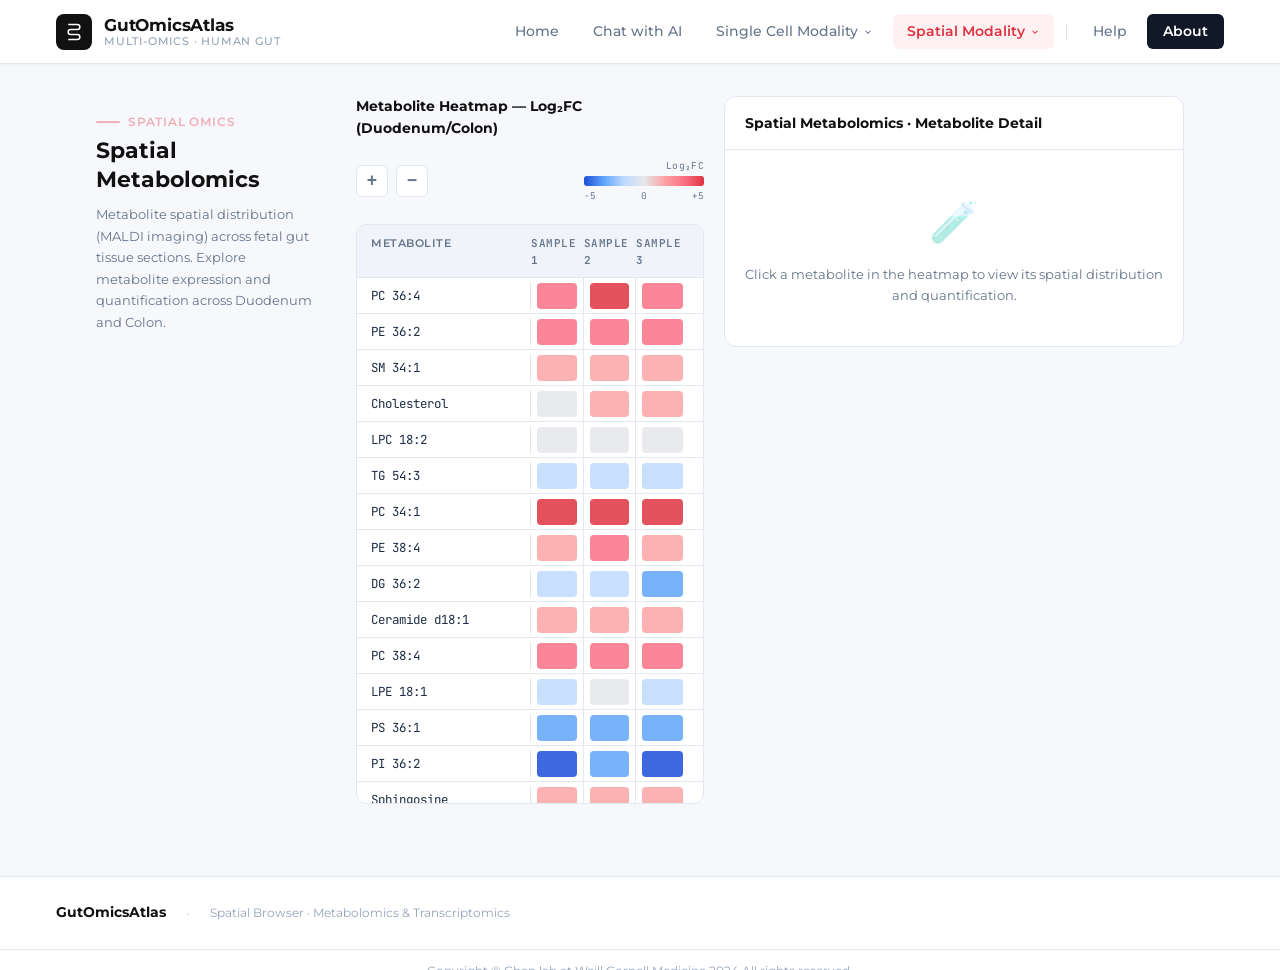
<file: spatial-transcriptomics.html>
<!DOCTYPE html>
<html lang="en">
<head>
<meta charset="UTF-8">
<meta http-equiv="refresh" content="0; url=spatial-metabolomics.html">
<title>Redirecting…</title>
</head>
<body>
<p>Redirecting to <a href="spatial-metabolomics.html">Spatial Browser</a>…</p>
</body>
</html>
</file>
<file: css/styles.css>
/* ── DESIGN TOKENS ── */
:root {
  --bg: #f7f8fc;
  --surface: #ffffff;
  --surface2: #f0f3f9;
  --border: #e2e7f0;
  --border2: #cdd4e4;
  --navy: #111111;
  --navy2: #333333;
  --text: #1e2d45;
  --muted: #64748b;
  --light: #94a3b8;
  --accent: #de3341;
  --accent-light: #fff1f2;
  --accent-border: #fecaca;
  --green: #059669;
  --green-light: #ecfdf5;
  --amber: #d97706;
  --amber-light: #fffbeb;
  --orange: #ea580c;
  --orange-light: #fff7ed;
  --red: #dc2626;
  --red-light: #fef2f2;
  --teal: #0d9488;
  --teal-light: #f0fdfa;
  --purple: #7c3aed;
  --purple-light: #f5f3ff;
}

/* ── RESET ── */
* { margin: 0; padding: 0; box-sizing: border-box; }

body {
  background: var(--bg);
  color: var(--text);
  font-family: 'Montserrat', sans-serif;
  font-size: 15px;
  line-height: 1.6;
  -webkit-font-smoothing: antialiased;
}

/* ── HEADER ── */
header {
  background: var(--surface);
  border-bottom: 1px solid var(--border);
  padding: 0 56px;
  height: 64px;
  display: flex;
  align-items: center;
  justify-content: space-between;
  position: sticky;
  top: 0;
  z-index: 100;
  box-shadow: 0 1px 3px rgba(0,0,0,0.04);
}

.logo {
  display: flex;
  align-items: center;
  gap: 12px;
  text-decoration: none;
}

.logo-mark {
  width: 36px;
  height: 36px;
  background: var(--navy);
  border-radius: 8px;
  display: flex;
  align-items: center;
  justify-content: center;
  flex-shrink: 0;
}

.logo-mark svg {
  width: 20px;
  height: 20px;
  fill: none;
  stroke: white;
  stroke-width: 1.8;
}

.logo-label {
  display: flex;
  flex-direction: column;
  line-height: 1.2;
}

.logo-title {
  font-family: 'Montserrat', sans-serif;
  font-weight: 700;
  font-size: 1.05rem;
  color: var(--navy);
  letter-spacing: -0.2px;
}

.logo-sub {
  font-size: 0.68rem;
  color: var(--light);
  letter-spacing: 0.8px;
  text-transform: uppercase;
  font-weight: 500;
  font-family: 'Montserrat', sans-serif;
}

nav {
  display: flex;
  align-items: center;
  gap: 6px;
}

nav a {
  color: var(--muted);
  text-decoration: none;
  font-size: 0.85rem;
  font-weight: 500;
  padding: 7px 14px;
  border-radius: 6px;
  transition: all 0.15s;
}

nav a:hover { color: var(--text); background: var(--surface2); }
nav a.active { color: var(--accent); background: var(--accent-light); font-weight: 600; }

nav .nav-divider {
  width: 1px;
  height: 18px;
  background: var(--border);
  margin: 0 6px;
}

nav a.btn-nav {
  background: #111827;
  color: white;
  font-weight: 600;
  padding: 7px 16px;
}
nav a.btn-nav:hover { background: #374151; }
nav a.btn-nav.active { background: var(--accent); color: white; }

/* ── NAV DROPDOWN ── */
.nav-dd {
  position: relative;
  display: flex;
  align-items: center;
}
.nav-dd-trigger {
  display: flex;
  align-items: center;
  gap: 5px;
  color: var(--muted);
  text-decoration: none;
  font-size: 0.85rem;
  font-weight: 500;
  padding: 7px 14px;
  border-radius: 6px;
  transition: all 0.15s;
  cursor: pointer;
  font-family: 'Montserrat', sans-serif;
  white-space: nowrap;
}
.nav-dd:hover .nav-dd-trigger,
.nav-dd-trigger:hover { color: var(--text); background: var(--surface2); }
.nav-dd-trigger.active { color: var(--accent); background: var(--accent-light); font-weight: 600; }
.nav-dd-chevron { transition: transform 0.15s; flex-shrink: 0; }
.nav-dd:hover .nav-dd-chevron { transform: rotate(180deg); }
.nav-dd-menu {
  position: absolute;
  top: 100%;
  left: 0;
  background: var(--surface);
  border: 1px solid var(--border);
  border-radius: 10px;
  box-shadow: 0 8px 24px rgba(0,0,0,0.1);
  min-width: 210px;
  padding: 8px 5px 5px;
  display: none;
  z-index: 300;
}
/* Bridge the gap between trigger and menu so hover doesn't drop */
.nav-dd-menu::before {
  content: '';
  position: absolute;
  top: -8px;
  left: 0;
  right: 0;
  height: 8px;
}
.nav-dd:hover .nav-dd-menu { display: block; }
.nav-dd-menu a {
  display: block;
  padding: 9px 14px;
  font-size: 0.83rem;
  font-weight: 500;
  color: var(--muted);
  text-decoration: none;
  border-radius: 6px;
  transition: all 0.15s;
  font-family: 'Montserrat', sans-serif;
}
.nav-dd-menu a:hover { background: var(--surface2); color: var(--text); }
.nav-dd-menu a.active { color: var(--accent); background: var(--accent-light); font-weight: 600; }

/* ── MODE SWITCHER (pill toggle) ── */
.mode-switcher {
  display: flex;
  gap: 12px;
  align-items: center;
  margin-bottom: 20px;
  flex-wrap: wrap;
}
.mode-pill-group {
  display: flex;
  background: var(--surface);
  border: 1px solid var(--border);
  border-radius: 8px;
  overflow: hidden;
}
.mode-pill {
  padding: 7px 16px;
  font-size: 0.78rem;
  font-weight: 500;
  color: var(--muted);
  cursor: pointer;
  border: none;
  border-right: 1px solid var(--border);
  background: none;
  font-family: 'Montserrat', sans-serif;
  transition: all 0.15s;
  white-space: nowrap;
}
.mode-pill:last-child { border-right: none; }
.mode-pill:hover { color: var(--text); background: var(--surface2); }
.mode-pill.active { background: var(--accent); color: white; font-weight: 600; }

/* ── PAGE HERO (inner pages) ── */
.page-hero {
  max-width: 1200px;
  margin: 0 auto;
  padding: 56px 56px 48px;
  border-bottom: 1px solid var(--border);
}

.page-eyebrow {
  display: inline-flex;
  align-items: center;
  gap: 8px;
  font-size: 0.75rem;
  font-weight: 600;
  letter-spacing: 0.8px;
  text-transform: uppercase;
  color: var(--accent);
  margin-bottom: 16px;
}

.eyebrow-line {
  display: inline-block;
  width: 24px;
  height: 2px;
  background: var(--accent);
  border-radius: 2px;
}

.page-h1 {
  font-family: 'Montserrat', sans-serif;
  font-size: clamp(1.8rem, 3vw, 2.4rem);
  font-weight: 700;
  line-height: 1.2;
  letter-spacing: -0.4px;
  color: var(--navy);
  margin-bottom: 14px;
}

.page-desc {
  font-size: 1rem;
  color: var(--muted);
  line-height: 1.75;
  max-width: 640px;
}

/* ── SECTION ── */
.section {
  max-width: 1200px;
  margin: 0 auto;
  padding: 0 56px 72px;
}

.section:first-of-type { padding-top: 56px; }

.section-head {
  display: flex;
  align-items: center;
  gap: 16px;
  margin-bottom: 28px;
}

.section-tag {
  font-size: 0.7rem;
  font-weight: 600;
  letter-spacing: 1px;
  text-transform: uppercase;
  color: var(--light);
  font-family: 'Montserrat', sans-serif;
  white-space: nowrap;
}

.section-rule {
  flex: 1;
  height: 1px;
  background: var(--border);
}

.section-h2 {
  font-family: 'Montserrat', sans-serif;
  font-size: 1.45rem;
  font-weight: 700;
  color: var(--navy);
  letter-spacing: -0.3px;
  margin-bottom: 24px;
}

/* ── HOME HERO (CHAT) ── */
.home-hero {
  max-width: 900px;
  margin: 0 auto;
  padding: 80px 56px 0;
  text-align: center;
}

.hero-eyebrow {
  display: inline-flex;
  align-items: center;
  gap: 8px;
  font-size: 0.75rem;
  font-weight: 600;
  letter-spacing: 0.8px;
  text-transform: uppercase;
  color: var(--accent);
  margin-bottom: 20px;
  font-family: 'Montserrat', sans-serif;
  justify-content: center;
}

h1 {
  font-family: 'Montserrat', sans-serif;
  font-size: clamp(2.2rem, 4vw, 3rem);
  font-weight: 700;
  line-height: 1.15;
  letter-spacing: -0.5px;
  color: var(--navy);
  margin-bottom: 20px;
}

h1 em {
  font-style: italic;
  color: var(--accent);
}

.hero-subtitle {
  font-size: 1rem;
  color: var(--muted);
  line-height: 1.75;
  max-width: 620px;
  margin: 0 auto 40px;
}

/* ── CHAT INPUT ── */
.chat-input-wrap {
  position: relative;
  max-width: 700px;
  margin: 0 auto 32px;
}

.chat-input {
  width: 100%;
  background: var(--surface);
  border: 1.5px solid var(--border2);
  border-radius: 12px;
  padding: 16px 56px 16px 20px;
  font-family: 'Montserrat', sans-serif;
  font-size: 0.95rem;
  color: var(--text);
  outline: none;
  transition: border-color 0.2s, box-shadow 0.2s;
  box-shadow: 0 2px 12px rgba(0,0,0,0.06);
}

.chat-input:focus {
  border-color: var(--accent);
  box-shadow: 0 0 0 3px var(--accent-light), 0 2px 12px rgba(0,0,0,0.06);
}

.chat-input::placeholder { color: var(--light); }

.chat-send-btn {
  position: absolute;
  right: 10px;
  top: 50%;
  transform: translateY(-50%);
  width: 36px;
  height: 36px;
  background: var(--accent);
  border: none;
  border-radius: 8px;
  cursor: pointer;
  display: flex;
  align-items: center;
  justify-content: center;
  transition: all 0.15s;
  color: white;
}

.chat-send-btn:hover { background: #c41f2d; transform: translateY(-50%) scale(1.05); }

/* ── SUGGESTED QUESTIONS ── */
.suggested-label {
  font-size: 0.72rem;
  font-weight: 600;
  letter-spacing: 0.8px;
  text-transform: uppercase;
  color: var(--light);
  margin-bottom: 14px;
  font-family: 'Montserrat', sans-serif;
}

.suggestions-grid {
  display: grid;
  grid-template-columns: repeat(3, 1fr);
  gap: 10px;
  max-width: 820px;
  margin: 0 auto 72px;
}

.suggestion-card {
  background: var(--surface);
  border: 1px solid var(--border);
  border-radius: 10px;
  padding: 14px 18px;
  text-align: left;
  cursor: pointer;
  transition: all 0.18s;
  display: flex;
  align-items: flex-start;
  gap: 10px;
}

.suggestion-card:hover {
  border-color: var(--accent-border);
  background: var(--accent-light);
  transform: translateY(-1px);
  box-shadow: 0 4px 14px rgba(222,51,65,0.1);
}

.sug-icon {
  font-size: 1.1rem;
  flex-shrink: 0;
  margin-top: 1px;
}

.sug-text {
  font-size: 0.82rem;
  color: var(--text);
  line-height: 1.5;
  font-weight: 500;
}

/* ── HERO (standard grid for inner variants) ── */
.hero {
  max-width: 1200px;
  margin: 0 auto;
  padding: 72px 56px 64px;
  display: grid;
  grid-template-columns: 1fr 380px;
  gap: 72px;
  align-items: start;
}

.hero-desc {
  font-size: 1rem;
  color: var(--muted);
  line-height: 1.75;
  max-width: 520px;
  margin-bottom: 36px;
  font-weight: 400;
}

.hero-actions {
  display: flex;
  gap: 12px;
  flex-wrap: wrap;
}

/* ── BUTTONS ── */
.btn-primary {
  display: inline-flex;
  align-items: center;
  gap: 7px;
  background: var(--accent);
  color: white;
  font-weight: 600;
  font-size: 0.875rem;
  padding: 11px 24px;
  border-radius: 7px;
  text-decoration: none;
  transition: all 0.2s;
  letter-spacing: 0.1px;
  border: none;
  cursor: pointer;
  font-family: 'Montserrat', sans-serif;
}
.btn-primary:hover { background: #c41f2d; box-shadow: 0 4px 14px rgba(222,51,65,0.3); transform: translateY(-1px); }

/* Match button height to input box inside gene search rows */
.gene-search-row .btn-primary {
  padding-top: 7px;
  padding-bottom: 7px;
  font-size: 0.82rem;
  align-self: flex-end;
}

.btn-outline {
  display: inline-flex;
  align-items: center;
  gap: 7px;
  background: white;
  border: 1px solid var(--border2);
  color: var(--text);
  font-weight: 500;
  font-size: 0.875rem;
  padding: 11px 24px;
  border-radius: 7px;
  text-decoration: none;
  transition: all 0.2s;
  cursor: pointer;
  font-family: 'Montserrat', sans-serif;
}
.btn-outline:hover { border-color: var(--accent-border); color: var(--accent); background: var(--accent-light); }

.btn-sm {
  padding: 7px 14px;
  font-size: 0.78rem;
  border-radius: 6px;
}

/* ── STATS CARD ── */
.stats-panel {
  background: var(--surface);
  border: 1px solid var(--border);
  border-radius: 16px;
  overflow: hidden;
  box-shadow: 0 2px 12px rgba(0,0,0,0.06);
  position: sticky;
  top: 84px;
}

.stats-header {
  padding: 20px 24px 16px;
  border-bottom: 1px solid var(--border);
  display: flex;
  align-items: center;
  justify-content: space-between;
}

.stats-header-title {
  font-size: 0.75rem;
  font-weight: 600;
  color: var(--muted);
  letter-spacing: 0.7px;
  text-transform: uppercase;
}

.stats-header-tag {
  font-family: 'JetBrains Mono', monospace;
  font-size: 0.65rem;
  background: var(--accent-light);
  color: var(--accent);
  padding: 3px 8px;
  border-radius: 4px;
  font-weight: 500;
}

.stats-body { padding: 8px 0; }

.stat-row {
  display: flex;
  align-items: center;
  justify-content: space-between;
  padding: 14px 24px;
  transition: background 0.15s;
}
.stat-row:hover { background: var(--bg); }
.stat-row + .stat-row { border-top: 1px solid var(--border); }

.stat-left {
  display: flex;
  flex-direction: column;
  gap: 2px;
}

.stat-label {
  font-size: 0.82rem;
  font-weight: 500;
  color: var(--text);
}

.stat-hint {
  font-size: 0.7rem;
  color: var(--light);
  font-family: 'JetBrains Mono', monospace;
}

.stat-num {
  font-family: 'Montserrat', sans-serif;
  font-size: 1.55rem;
  font-weight: 700;
  color: var(--navy);
  letter-spacing: -0.5px;
  line-height: 1;
}

/* ── STAGE / MODALITY CARDS ── */
.stages-grid {
  display: grid;
  grid-template-columns: repeat(4, 1fr);
  gap: 14px;
}

.stage-card {
  background: var(--surface);
  border: 1px solid var(--border);
  border-radius: 12px;
  padding: 24px 20px;
  position: relative;
  transition: all 0.2s;
  overflow: hidden;
}
.stage-card:hover { box-shadow: 0 6px 24px rgba(0,0,0,0.08); transform: translateY(-2px); }

.stage-card::before {
  content: '';
  position: absolute;
  top: 0; left: 0; right: 0;
  height: 3px;
}

.stage-card.c-green::before  { background: var(--green); }
.stage-card.c-teal::before   { background: var(--teal); }
.stage-card.c-amber::before  { background: var(--amber); }
.stage-card.c-purple::before { background: var(--purple); }
.stage-card.c-orange::before { background: var(--orange); }
.stage-card.c-red::before    { background: var(--red); }

.stage-index {
  font-family: 'JetBrains Mono', monospace;
  font-size: 0.65rem;
  color: var(--light);
  letter-spacing: 0.8px;
  margin-bottom: 10px;
}

.stage-title {
  font-family: 'Montserrat', sans-serif;
  font-size: 1.1rem;
  font-weight: 700;
  margin-bottom: 10px;
}

.stage-card.c-green  .stage-title { color: var(--green); }
.stage-card.c-teal   .stage-title { color: var(--teal); }
.stage-card.c-amber  .stage-title { color: var(--amber); }
.stage-card.c-purple .stage-title { color: var(--purple); }
.stage-card.c-orange .stage-title { color: var(--orange); }
.stage-card.c-red    .stage-title { color: var(--red); }

.stage-desc {
  font-size: 0.8rem;
  color: var(--muted);
  line-height: 1.6;
  margin-bottom: 18px;
}

.stage-pill {
  display: inline-flex;
  align-items: center;
  gap: 6px;
  font-size: 0.72rem;
  font-weight: 600;
  padding: 4px 10px;
  border-radius: 100px;
}

.stage-card.c-green  .stage-pill { background: var(--green-light);  color: var(--green); }
.stage-card.c-teal   .stage-pill { background: var(--teal-light);   color: var(--teal); }
.stage-card.c-amber  .stage-pill { background: var(--amber-light);  color: var(--amber); }
.stage-card.c-purple .stage-pill { background: var(--purple-light); color: var(--purple); }
.stage-card.c-orange .stage-pill { background: var(--orange-light); color: var(--orange); }
.stage-card.c-red    .stage-pill { background: var(--red-light);    color: var(--red); }

.pill-dot { width: 5px; height: 5px; border-radius: 50%; background: currentColor; }

/* ── FEATURE CARDS ── */
.features-grid {
  display: grid;
  grid-template-columns: repeat(4, 1fr);
  gap: 14px;
}

.feat-card {
  background: var(--surface);
  border: 1px solid var(--border);
  border-radius: 12px;
  padding: 28px 24px;
  transition: all 0.2s;
}
.feat-card:hover { box-shadow: 0 4px 16px rgba(0,0,0,0.07); border-color: var(--accent-border); }

.feat-icon {
  width: 40px;
  height: 40px;
  background: var(--accent-light);
  border-radius: 9px;
  display: flex;
  align-items: center;
  justify-content: center;
  margin-bottom: 16px;
  font-size: 1.1rem;
}

.feat-title {
  font-family: 'Montserrat', sans-serif;
  font-size: 1rem;
  font-weight: 700;
  color: var(--navy);
  margin-bottom: 8px;
}

.feat-desc {
  font-size: 0.82rem;
  color: var(--muted);
  line-height: 1.65;
}

/* ── CITATION BOX ── */
.citation-box {
  max-width: 1200px;
  margin: 0 auto 72px;
  padding: 0 56px;
}

.citation-inner {
  background: var(--surface2);
  border: 1px solid var(--border);
  border-left: 3px solid var(--accent);
  border-radius: 0 10px 10px 0;
  padding: 20px 28px;
  display: flex;
  align-items: center;
  gap: 24px;
}

.citation-label {
  font-size: 0.7rem;
  font-weight: 700;
  letter-spacing: 1px;
  text-transform: uppercase;
  color: var(--accent);
  white-space: nowrap;
  font-family: 'Montserrat', sans-serif;
}

.citation-text {
  font-size: 0.82rem;
  color: var(--muted);
  font-family: 'JetBrains Mono', monospace;
  line-height: 1.5;
}

/* ── FILTER TABS ── */
.filter-bar {
  background: var(--surface);
  border-bottom: 1px solid var(--border);
  padding: 0 56px;
}

.filter-row {
  max-width: 1200px;
  margin: 0 auto;
  display: flex;
  align-items: center;
  gap: 32px;
  height: 52px;
}

.filter-label {
  font-size: 0.72rem;
  font-weight: 600;
  letter-spacing: 0.7px;
  text-transform: uppercase;
  color: var(--light);
  white-space: nowrap;
  font-family: 'Montserrat', sans-serif;
}

.tab-group {
  display: flex;
  align-items: center;
  background: var(--surface2);
  border: 1px solid var(--border);
  border-radius: 8px;
  padding: 3px;
  gap: 2px;
}

.tab-btn {
  padding: 6px 16px;
  border-radius: 6px;
  border: none;
  background: transparent;
  font-size: 0.82rem;
  font-weight: 500;
  color: var(--muted);
  cursor: pointer;
  transition: all 0.15s;
  font-family: 'Montserrat', sans-serif;
}

.tab-btn.active {
  background: var(--surface);
  color: var(--text);
  font-weight: 600;
  box-shadow: 0 1px 4px rgba(0,0,0,0.08);
}

.tab-btn:hover:not(.active) { color: var(--text); }

.filter-divider {
  width: 1px;
  height: 24px;
  background: var(--border);
}

/* ── CHART AREA ── */
.chart-area {
  max-width: 1200px;
  margin: 0 auto;
  padding: 32px 56px;
}

.chart-grid-2 {
  display: grid;
  grid-template-columns: 1fr 1fr;
  gap: 20px;
}

.chart-card {
  background: var(--surface);
  border: 1px solid var(--border);
  border-radius: 12px;
  overflow: hidden;
}

.chart-card-header {
  padding: 16px 20px 14px;
  border-bottom: 1px solid var(--border);
  display: flex;
  align-items: center;
  justify-content: space-between;
}

.chart-title {
  font-size: 0.85rem;
  font-weight: 700;
  color: var(--navy);
  font-family: 'Montserrat', sans-serif;
}

.chart-subtitle {
  font-size: 0.72rem;
  color: var(--light);
  font-family: 'JetBrains Mono', monospace;
}

.chart-body {
  padding: 20px;
  min-height: 320px;
  display: flex;
  align-items: center;
  justify-content: center;
}

.chart-placeholder {
  width: 100%;
  height: 300px;
  background: linear-gradient(135deg, var(--surface2) 0%, var(--bg) 100%);
  border-radius: 8px;
  display: flex;
  flex-direction: column;
  align-items: center;
  justify-content: center;
  gap: 10px;
  border: 1px dashed var(--border2);
}

.chart-placeholder-icon { font-size: 2rem; opacity: 0.4; }
.chart-placeholder-text { font-size: 0.8rem; color: var(--light); font-family: 'JetBrains Mono', monospace; }

/* ── QUERY CARD ── */
.query-area {
  max-width: 1200px;
  margin: 0 auto;
  padding: 0 56px 56px;
}

.query-card {
  background: var(--surface);
  border: 1px solid var(--border);
  border-radius: 12px;
  overflow: hidden;
}

.query-card-header {
  padding: 20px 24px 18px;
  border-bottom: 1px solid var(--border);
}

.query-card-title {
  font-size: 0.85rem;
  font-weight: 700;
  color: var(--navy);
  margin-bottom: 4px;
}

.query-card-desc {
  font-size: 0.78rem;
  color: var(--muted);
}

.query-card-body {
  padding: 24px;
}

.input-row {
  display: flex;
  gap: 10px;
  align-items: flex-end;
  flex-wrap: wrap;
}

.input-group {
  display: flex;
  flex-direction: column;
  gap: 6px;
  flex: 1;
  min-width: 180px;
}

.input-label {
  font-size: 0.72rem;
  font-weight: 600;
  color: var(--muted);
  letter-spacing: 0.4px;
  text-transform: uppercase;
  font-family: 'Montserrat', sans-serif;
}

.text-input {
  background: var(--bg);
  border: 1.5px solid var(--border);
  border-radius: 8px;
  padding: 10px 14px;
  font-size: 0.88rem;
  font-family: 'Montserrat', sans-serif;
  color: var(--text);
  outline: none;
  transition: border-color 0.15s;
}
.text-input:focus { border-color: var(--accent); background: white; }
.text-input::placeholder { color: var(--light); }

/* ── SPLIT PANEL (Spatial Metabolomics, Spatial Transcriptomics) ── */
.split-panel {
  max-width: 1200px;
  margin: 0 auto;
  padding: 32px 56px 56px;
  display: grid;
  grid-template-columns: 380px 1fr;
  gap: 20px;
  align-items: start;
}

.split-panel.left-wide {
  grid-template-columns: 1fr 380px;
}

.panel-card {
  background: var(--surface);
  border: 1px solid var(--border);
  border-radius: 12px;
  overflow: hidden;
}

.panel-header {
  padding: 18px 20px 14px;
  border-bottom: 1px solid var(--border);
  display: flex;
  align-items: center;
  justify-content: space-between;
}

.panel-title {
  font-size: 0.85rem;
  font-weight: 700;
  color: var(--navy);
}

.panel-body {
  padding: 20px;
}

/* ── HEATMAP MOCK ── */
.heatmap-wrap {
  display: flex;
  gap: 12px;
  align-items: flex-start;
}

.zoom-controls {
  display: flex;
  flex-direction: column;
  gap: 4px;
}

.zoom-btn {
  width: 28px;
  height: 28px;
  background: var(--surface2);
  border: 1px solid var(--border);
  border-radius: 6px;
  font-size: 0.9rem;
  font-weight: 700;
  color: var(--muted);
  cursor: pointer;
  display: flex;
  align-items: center;
  justify-content: center;
  transition: all 0.15s;
}
.zoom-btn:hover { background: var(--accent-light); color: var(--accent); border-color: var(--accent-border); }

.heatmap-mock {
  flex: 1;
  min-height: 400px;
  background: var(--surface);
  border: 1px solid var(--border);
  border-radius: 8px;
  overflow: hidden;
}

.heatmap-header {
  display: grid;
  grid-template-columns: 160px repeat(3, 1fr);
  border-bottom: 1px solid var(--border);
  background: var(--surface2);
}

.hm-col {
  padding: 8px 10px;
  font-size: 0.7rem;
  font-weight: 600;
  color: var(--muted);
  text-align: center;
  border-right: 1px solid var(--border);
  font-family: 'JetBrains Mono', monospace;
}
.hm-col:last-child { border-right: none; }
.hm-col.label { text-align: left; color: var(--light); }

.heatmap-row {
  display: grid;
  grid-template-columns: 160px repeat(3, 1fr);
  border-bottom: 1px solid var(--border);
  cursor: pointer;
  transition: background 0.12s;
}
.heatmap-row:hover { background: var(--accent-light); }
.heatmap-row.selected { background: var(--accent-light); outline: 2px solid var(--accent); outline-offset: -2px; }
.heatmap-row:last-child { border-bottom: none; }

.hm-name {
  padding: 8px 10px;
  font-size: 0.75rem;
  color: var(--text);
  border-right: 1px solid var(--border);
  display: flex;
  align-items: center;
  font-family: 'JetBrains Mono', monospace;
}

.hm-cell {
  padding: 8px 6px;
  border-right: 1px solid var(--border);
}
.hm-cell:last-child { border-right: none; }

.hm-bar {
  height: 100%;
  min-height: 24px;
  border-radius: 3px;
}

/* ── DETAIL PANEL ── */
.detail-prompt {
  display: flex;
  flex-direction: column;
  align-items: center;
  justify-content: center;
  min-height: 300px;
  gap: 12px;
  color: var(--light);
}

.detail-prompt-icon { font-size: 2.5rem; opacity: 0.5; }
.detail-prompt-text { font-size: 0.85rem; color: var(--light); text-align: center; max-width: 200px; line-height: 1.5; }

/* ── ACCORDION ── */
.accordion-list {
  display: flex;
  flex-direction: column;
  gap: 8px;
  max-width: 860px;
  margin: 0 auto;
}

.accordion-item {
  background: var(--surface);
  border: 1px solid var(--border);
  border-radius: 10px;
  overflow: hidden;
}

.accordion-trigger {
  width: 100%;
  padding: 20px 24px;
  text-align: left;
  background: none;
  border: none;
  cursor: pointer;
  display: flex;
  align-items: center;
  justify-content: space-between;
  gap: 12px;
  transition: background 0.15s;
  font-family: 'Montserrat', sans-serif;
}
.accordion-trigger:hover { background: var(--surface2); }

.accordion-title {
  font-size: 0.95rem;
  font-weight: 600;
  color: var(--navy);
}

.accordion-icon {
  width: 20px;
  height: 20px;
  border: 1.5px solid var(--border2);
  border-radius: 50%;
  display: flex;
  align-items: center;
  justify-content: center;
  flex-shrink: 0;
  transition: all 0.2s;
  color: var(--muted);
  font-size: 0.75rem;
}

.accordion-item.open .accordion-icon {
  background: var(--accent);
  border-color: var(--accent);
  color: white;
  transform: rotate(45deg);
}

.accordion-body {
  display: none;
  padding: 0 24px 24px;
  font-size: 0.88rem;
  color: var(--muted);
  line-height: 1.8;
  border-top: 1px solid var(--border);
  padding-top: 20px;
}

.accordion-item.open .accordion-body {
  display: block;
}

/* ── VIDEO EMBED ── */
.video-wrap {
  max-width: 860px;
  margin: 0 auto 48px;
  border-radius: 12px;
  overflow: hidden;
  border: 1px solid var(--border);
  box-shadow: 0 4px 20px rgba(0,0,0,0.08);
  aspect-ratio: 16/9;
}

.video-wrap iframe {
  width: 100%;
  height: 100%;
  border: none;
  display: block;
}

/* ── ABOUT / TEAM ── */
.lab-intro-grid {
  display: grid;
  grid-template-columns: 1fr 400px;
  gap: 48px;
  align-items: start;
}

.lab-intro-text h2 {
  font-family: 'Montserrat', sans-serif;
  font-size: 1.5rem;
  font-weight: 700;
  color: var(--navy);
  margin-bottom: 16px;
  letter-spacing: -0.3px;
}

.lab-intro-text p {
  font-size: 0.9rem;
  color: var(--muted);
  line-height: 1.85;
  margin-bottom: 16px;
}

.lab-intro-text .note {
  font-size: 0.82rem;
  color: var(--accent);
  font-weight: 500;
  font-style: italic;
}

.lab-image-card {
  background: var(--surface);
  border: 1px solid var(--border);
  border-radius: 12px;
  padding: 20px;
  min-height: 240px;
  display: flex;
  align-items: center;
  justify-content: center;
}

.lab-image-placeholder {
  display: flex;
  flex-direction: column;
  align-items: center;
  gap: 8px;
  color: var(--light);
}

.lab-image-placeholder-icon { font-size: 3rem; opacity: 0.4; }
.lab-image-placeholder-text { font-size: 0.75rem; font-family: 'JetBrains Mono', monospace; }

/* ── TEAM MEMBER CARDS ── */
.team-list {
  display: flex;
  flex-direction: column;
}

.team-member {
  display: grid;
  grid-template-columns: 72px 1fr;
  gap: 20px;
  align-items: start;
  padding: 28px 0;
  border-bottom: 1px solid var(--border);
}
.team-member:first-child { border-top: 1px solid var(--border); }

.team-member:nth-child(even) {
  background: transparent;
}

.member-photo {
  width: 72px;
  height: 72px;
  border-radius: 10px;
  background: var(--surface2);
  border: 1px solid var(--border);
  display: flex;
  align-items: center;
  justify-content: center;
  flex-shrink: 0;
  font-size: 1.8rem;
  color: var(--light);
  overflow: hidden;
}

.member-photo img {
  width: 100%;
  height: 100%;
  object-fit: cover;
}

.member-info { display: flex; flex-direction: column; gap: 4px; }

.member-name {
  font-family: 'Montserrat', sans-serif;
  font-size: 1rem;
  font-weight: 700;
  color: var(--navy);
}

.member-title {
  font-size: 0.8rem;
  color: var(--muted);
  font-weight: 500;
}

.member-email {
  font-size: 0.78rem;
  color: var(--accent);
  text-decoration: none;
  font-family: 'JetBrains Mono', monospace;
  transition: color 0.15s;
}
.member-email:hover { color: #1d4fd8; text-decoration: underline; }

.member-bio {
  font-size: 0.84rem;
  color: var(--muted);
  line-height: 1.75;
  margin-top: 8px;
}

/* ── INFO BADGE ── */
.info-badge {
  display: inline-flex;
  align-items: center;
  gap: 5px;
  font-size: 0.7rem;
  font-weight: 600;
  padding: 3px 9px;
  border-radius: 4px;
  font-family: 'JetBrains Mono', monospace;
}

.badge-blue   { background: var(--accent-light); color: var(--accent); }
.badge-green  { background: var(--accent-light); color: var(--accent); }
.badge-amber  { background: var(--accent-light); color: var(--accent); }
.badge-purple { background: var(--accent-light); color: var(--accent); }
.badge-teal   { background: var(--accent-light); color: var(--accent); }

/* ── CHART SECTION (Spatial Transcriptomics overview) ── */
.overview-area {
  max-width: 1200px;
  margin: 0 auto;
  padding: 32px 56px 24px;
}

.overview-desc {
  font-size: 0.82rem;
  color: var(--muted);
  line-height: 1.6;
  margin-top: 6px;
  margin-bottom: 20px;
}

.spatial-area {
  max-width: 1200px;
  margin: 0 auto;
  padding: 0 56px 56px;
  display: grid;
  grid-template-columns: 1fr 1fr;
  gap: 20px;
  align-items: start;
}

.spatial-section-label {
  font-size: 0.72rem;
  font-weight: 600;
  letter-spacing: 0.6px;
  text-transform: uppercase;
  color: var(--light);
  margin-bottom: 4px;
}

.spatial-section-desc {
  font-size: 0.78rem;
  color: var(--muted);
  line-height: 1.55;
  margin-bottom: 14px;
}

/* ── SEARCH AUTOCOMPLETE ── */
.search-wrap {
  position: relative;
  margin-bottom: 16px;
}

.search-input {
  width: 100%;
  background: var(--bg);
  border: 1.5px solid var(--border);
  border-radius: 8px;
  padding: 10px 14px 10px 36px;
  font-size: 0.88rem;
  font-family: 'Montserrat', sans-serif;
  color: var(--text);
  outline: none;
  transition: border-color 0.15s;
}
.search-input:focus { border-color: var(--accent); background: white; }
.search-input::placeholder { color: var(--light); }

.search-icon {
  position: absolute;
  left: 11px;
  top: 50%;
  transform: translateY(-50%);
  color: var(--light);
  pointer-events: none;
}

/* ── FOOTER ── */
footer {
  background: var(--surface);
  border-top: 1px solid var(--border);
  padding: 24px 56px;
  display: flex;
  justify-content: space-between;
  align-items: center;
}

.footer-left {
  display: flex;
  align-items: center;
  gap: 20px;
}

.footer-logo {
  font-family: 'Montserrat', sans-serif;
  font-weight: 700;
  font-size: 0.9rem;
  color: var(--navy);
}

.footer-sep { color: var(--border2); }

.footer-text {
  font-size: 0.78rem;
  color: var(--light);
}

.footer-links {
  display: flex;
  gap: 20px;
}

.footer-links a {
  font-size: 0.78rem;
  color: var(--muted);
  text-decoration: none;
  transition: color 0.15s;
}
.footer-links a:hover { color: var(--accent); }

.footer-copyright {
  background: var(--surface);
  border-top: 1px solid var(--border);
  padding: 12px 56px;
  text-align: center;
  font-size: 0.72rem;
  color: var(--light);
}

/* ── ANIMATIONS ── */
@keyframes fadeUp {
  from { opacity: 0; transform: translateY(16px); }
  to   { opacity: 1; transform: translateY(0); }
}

.hero-eyebrow  { animation: fadeUp 0.5s ease both; }
h1             { animation: fadeUp 0.5s 0.08s ease both; }
.hero-subtitle { animation: fadeUp 0.5s 0.16s ease both; }
.chat-input-wrap { animation: fadeUp 0.5s 0.22s ease both; }
.suggestions-grid { animation: fadeUp 0.5s 0.30s ease both; }
.hero-desc     { animation: fadeUp 0.5s 0.16s ease both; }
.hero-actions  { animation: fadeUp 0.5s 0.24s ease both; }
.stats-panel   { animation: fadeUp 0.5s 0.12s ease both; }
.page-eyebrow  { animation: fadeUp 0.5s ease both; }
.page-h1       { animation: fadeUp 0.5s 0.08s ease both; }
.page-desc     { animation: fadeUp 0.5s 0.16s ease both; }

/* ── RESPONSIVE ── */
@media (max-width: 900px) {
  header { padding: 0 24px; }
  .hero { grid-template-columns: 1fr; padding: 48px 24px 40px; gap: 40px; }
  .stages-grid { grid-template-columns: repeat(2, 1fr); }
  .features-grid { grid-template-columns: repeat(2, 1fr); }
  .section { padding: 0 24px 48px; }
  .citation-box { padding: 0 24px; }
  footer { padding: 20px 24px; flex-direction: column; gap: 16px; text-align: center; }
  .footer-copyright { padding: 12px 24px; }
  .page-hero { padding: 40px 24px 32px; }
  .filter-bar { padding: 0 24px; }
  .chart-area { padding: 24px 24px; }
  .chart-grid-2 { grid-template-columns: 1fr; }
  .query-area { padding: 0 24px 40px; }
  .split-panel { padding: 24px; grid-template-columns: 1fr; }
  .spatial-area { padding: 0 24px 40px; grid-template-columns: 1fr; }
  .overview-area { padding: 24px 24px 16px; }
  .home-hero { padding: 48px 24px 0; }
  .suggestions-grid { grid-template-columns: 1fr 1fr; padding: 0 24px; }
  .lab-intro-grid { grid-template-columns: 1fr; }
}

@media (max-width: 600px) {
  .suggestions-grid { grid-template-columns: 1fr; }
  .stages-grid { grid-template-columns: 1fr; }
  .features-grid { grid-template-columns: 1fr; }
  nav a:not(.btn-nav):not(.active) { display: none; }
}

/* ── BROWSER MODAL ── */
.bmodal-overlay {
  display: none;
  position: fixed;
  inset: 0;
  background: rgba(10,16,30,.52);
  z-index: 1500;
  align-items: center;
  justify-content: center;
  backdrop-filter: blur(3px);
}
.bmodal-overlay.open { display: flex; }
.bmodal-box {
  width: 96vw;
  height: 92vh;
  background: #fff;
  border-radius: 16px;
  overflow: hidden;
  display: flex;
  flex-direction: column;
  box-shadow: 0 24px 80px rgba(0,0,0,.25);
}
.bmodal-bar {
  display: flex;
  align-items: center;
  justify-content: space-between;
  padding: 14px 20px;
  border-bottom: 1px solid var(--border);
  background: var(--surface2);
  flex-shrink: 0;
}
.bmodal-bar-title {
  font-size: .85rem;
  font-weight: 600;
  color: var(--text);
  font-family: 'Montserrat', sans-serif;
}
.bmodal-close {
  width: 28px; height: 28px;
  border: none; background: none; cursor: pointer;
  color: var(--muted); border-radius: 6px;
  display: flex; align-items: center; justify-content: center;
  transition: background .15s, color .15s;
}
.bmodal-close:hover { background: var(--border); color: var(--text); }
.bmodal-frame { flex: 1; width: 100%; border: none; }
</file>
